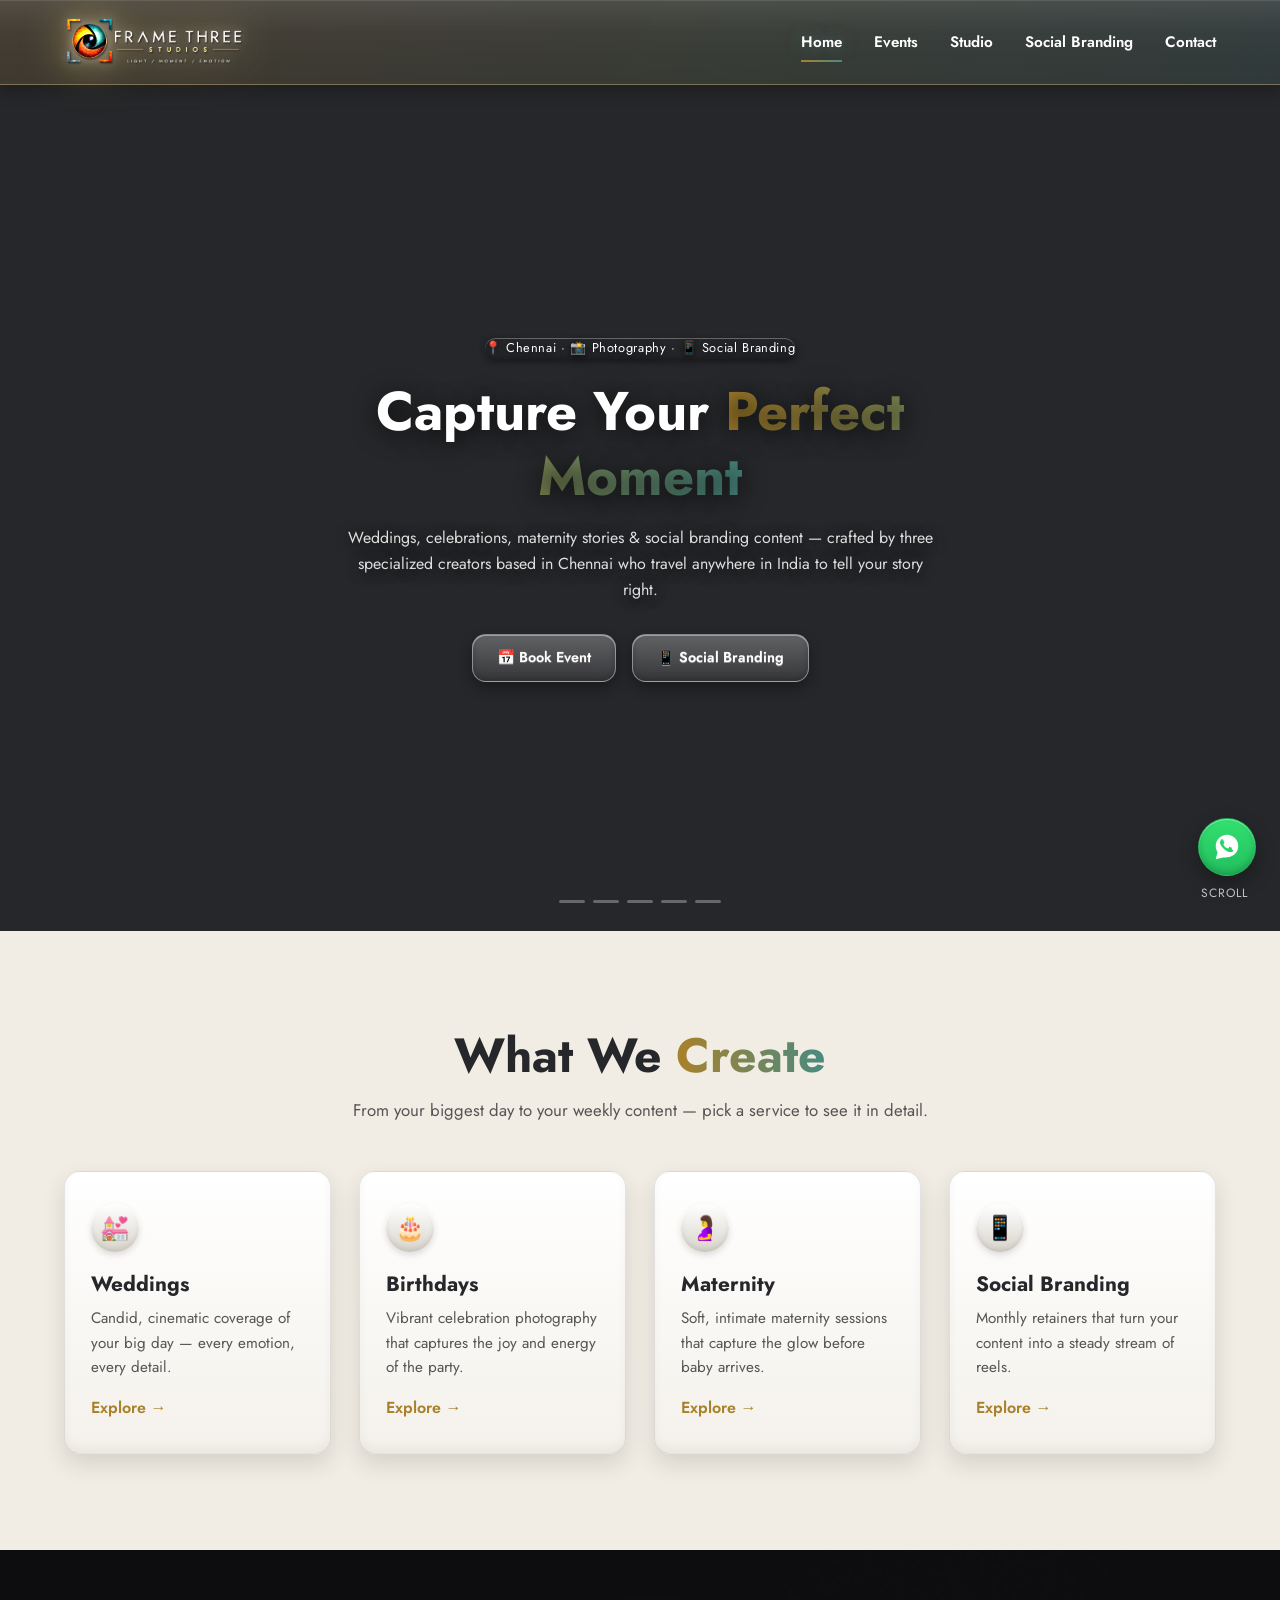
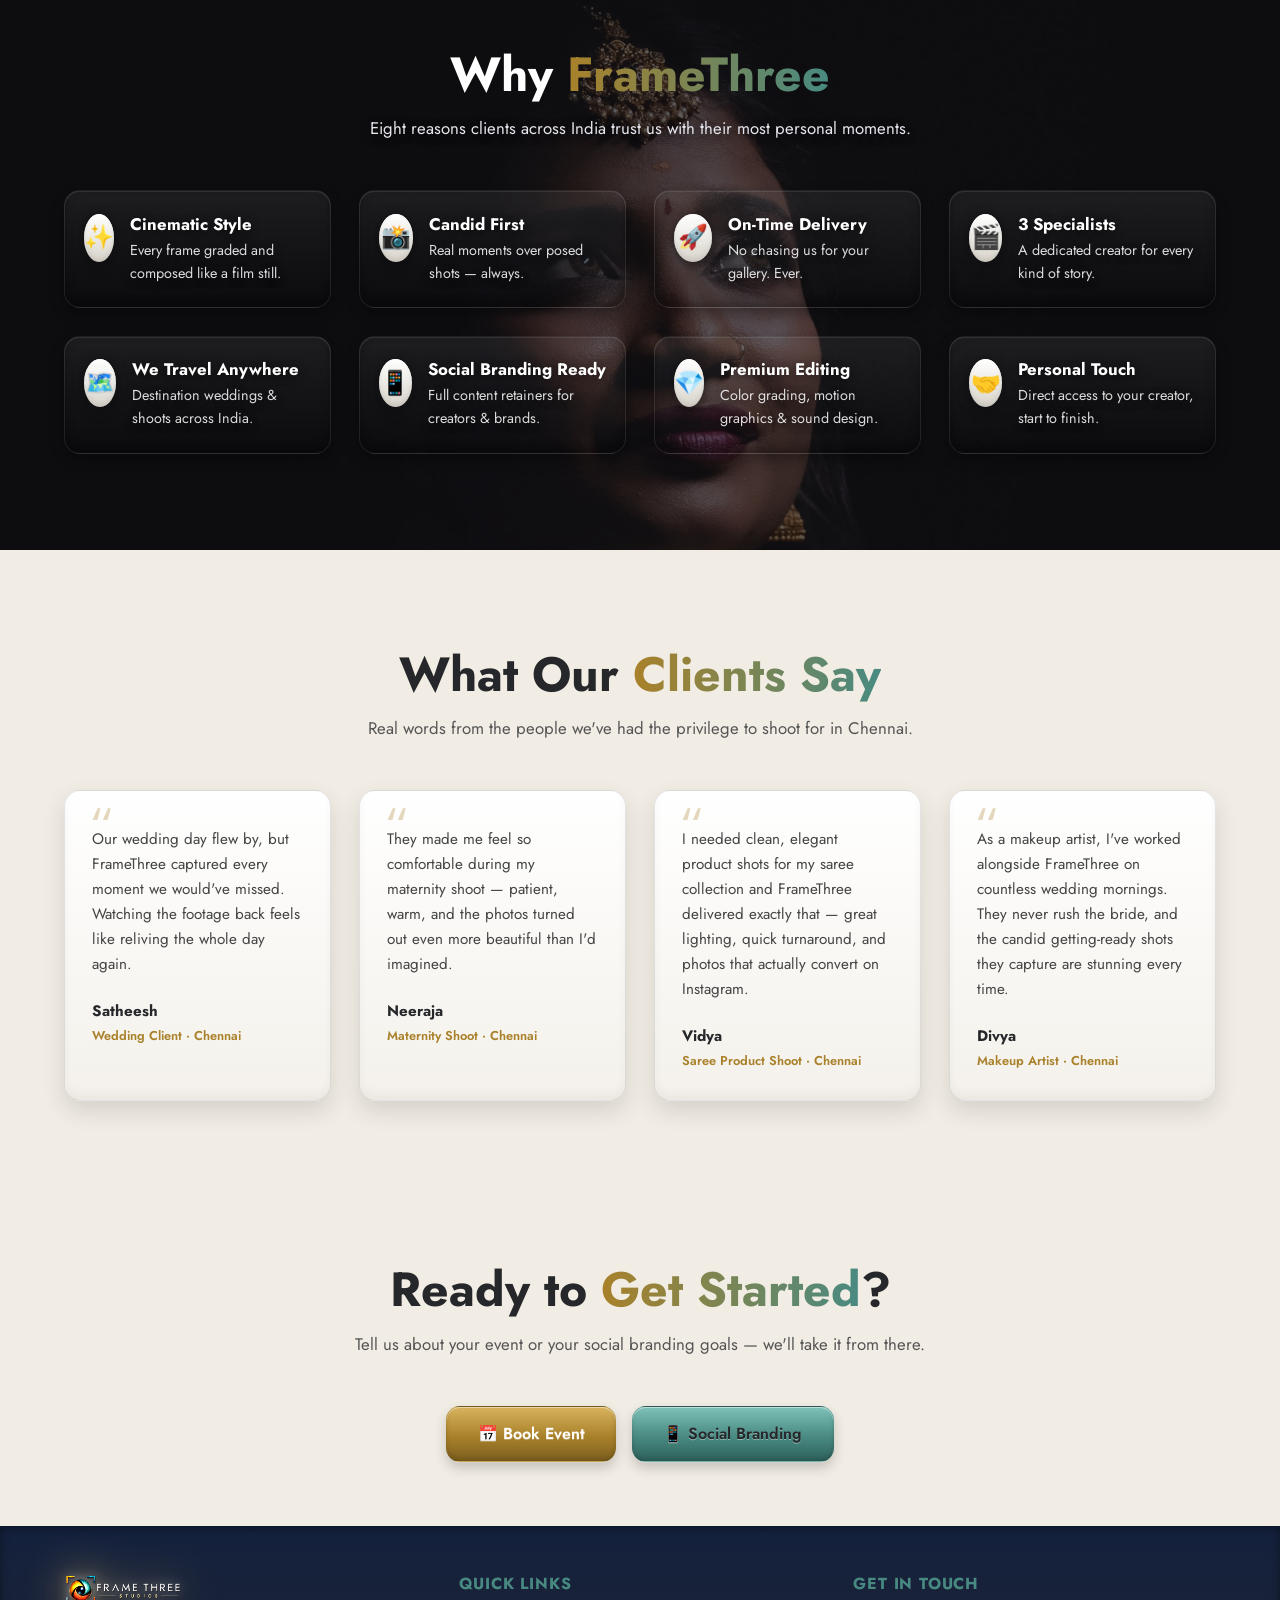
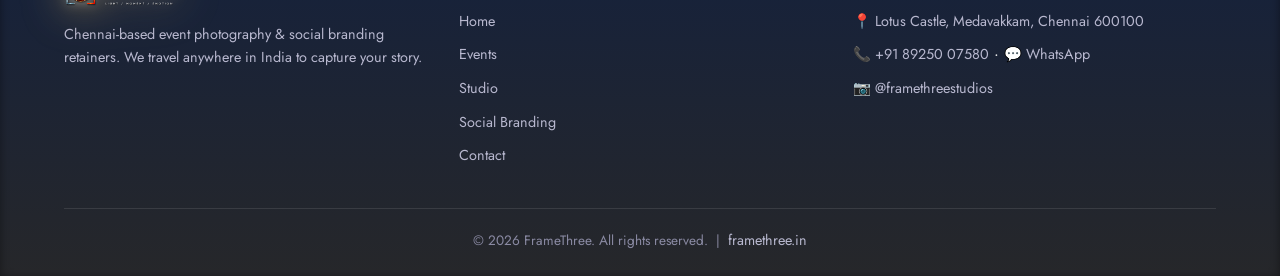
<file: index.html>
<!DOCTYPE html>
<html lang="en">
<head>
<meta charset="UTF-8">
<meta name="viewport" content="width=device-width, initial-scale=1.0">
<title>FrameThree | Wedding & Event Photography in Chennai</title>
<meta name="description" content="FrameThree — Chennai-based event photography, cinematic films & social branding retainers. We travel anywhere in India.">
<link rel="canonical" href="https://framethree.in/">
<link rel="icon" type="image/png" href="/assets/favicon.png">
<meta property="og:type" content="website">
<meta property="og:site_name" content="FrameThree">
<meta property="og:title" content="FrameThree | Wedding & Event Photography in Chennai">
<meta property="og:description" content="Chennai-based event photography, cinematic films & social branding retainers. We travel anywhere in India.">
<meta property="og:url" content="https://framethree.in/">
<meta property="og:image" content="https://framethree.in/photos/wedding3.jpg">
<meta name="twitter:card" content="summary_large_image">
<meta name="twitter:title" content="FrameThree | Wedding & Event Photography in Chennai">
<meta name="twitter:description" content="Chennai-based event photography, cinematic films & social branding retainers. We travel anywhere in India.">
<meta name="twitter:image" content="https://framethree.in/photos/wedding3.jpg">
<link rel="preload" as="image" href="/photos/cr1-mobile.jpg" media="(max-width: 768px)" fetchpriority="high">
<link rel="preload" as="image" href="/photos/cr1.jpg" media="(min-width: 769px)" fetchpriority="high">
<link rel="preconnect" href="https://fonts.googleapis.com">
<link rel="preconnect" href="https://fonts.gstatic.com" crossorigin>
<link rel="preload" as="style" href="https://fonts.googleapis.com/css2?family=Jost:wght@300;400;500;600;700;800&display=swap">
<link href="https://fonts.googleapis.com/css2?family=Jost:wght@300;400;500;600;700;800&display=swap" rel="stylesheet" media="print" onload="this.media='all'">
<noscript><link href="https://fonts.googleapis.com/css2?family=Jost:wght@300;400;500;600;700;800&display=swap" rel="stylesheet"></noscript>
<link rel="stylesheet" href="./css/style.css">
<script type="application/ld+json">
{
  "@context": "https://schema.org",
  "@type": "PhotographyBusiness",
  "name": "FrameThree",
  "image": "https://framethree.in/photos/wedding3.jpg",
  "url": "https://framethree.in/",
  "telephone": "+91-8925007580",
  "priceRange": "₹₹",
  "address": {
    "@type": "PostalAddress",
    "addressLocality": "Chennai",
    "addressRegion": "Tamil Nadu",
    "addressCountry": "IN"
  },
  "areaServed": "India",
  "sameAs": [
    "https://instagram.com/framethreestudios"
  ],
  "makesOffer": [
    { "@type": "Offer", "itemOffered": { "@type": "Service", "name": "Wedding Photography" } },
    { "@type": "Offer", "itemOffered": { "@type": "Service", "name": "Birthday & Celebration Photography" } },
    { "@type": "Offer", "itemOffered": { "@type": "Service", "name": "Maternity Photography" } },
    { "@type": "Offer", "itemOffered": { "@type": "Service", "name": "Social Branding Retainer" } }
  ]
}
</script>
</head>
<body>

<header class="navbar">
  <div class="container">
    <a href="./index.html" class="logo"><img src="./assets/frame-three-studios-logo.png" alt="FrameThree Studios" class="logo-img"></a>
    <nav class="nav-links" id="navLinks">
      <a href="./index.html" class="active">Home</a>
      <a href="./events.html">Events</a>
      <a href="./studio/">Studio</a>
      <a href="./social-branding.html">Social Branding</a>
      <a href="./contact.html">Contact</a>
    </nav>
    <button class="nav-toggle" id="navToggle" aria-label="Toggle menu"><span></span><span></span><span></span></button>
  </div>
</header>

<section class="hero hero-home">
  <div class="hero-slideshow">
    <div class="hero-slide"></div>
    <div class="hero-slide"></div>
    <div class="hero-slide"></div>
    <div class="hero-slide"></div>
    <div class="hero-slide"></div>
  </div>
  <div class="hero-overlay"></div>
  <div class="hero-content">
    <span class="hero-eyebrow">📍 Chennai · 📸 Photography · 📱 Social Branding</span>
    <h1 class="hero-title">Capture Your <span class="gradient-text">Perfect Moment</span></h1>
    <p class="hero-sub">Weddings, celebrations, maternity stories & social branding content — crafted by three specialized creators based in Chennai who travel anywhere in India to tell your story right.</p>
    <div class="cta-row">
      <a href="./events.html" class="btn btn-primary">📅 Book Event</a>
      <a href="./social-branding.html" class="btn btn-secondary">📱 Social Branding</a>
    </div>
  </div>
  <div class="hero-dots"><span></span><span></span><span></span><span></span><span></span></div>
  <div class="scroll-cue"><span></span>Scroll</div>
</section>

<section class="section">
  <div class="container">
    <h2 class="section-title">What We <span class="gradient-text">Create</span></h2>
    <p class="section-subtitle">From your biggest day to your weekly content — pick a service to see it in detail.</p>
    <div class="grid grid-4">
      <a href="./events.html" class="card fade-in">
        <div class="card-icon">💒</div>
        <h3>Weddings</h3>
        <p>Candid, cinematic coverage of your big day — every emotion, every detail.</p>
        <span class="card-link">Explore →</span>
      </a>
      <a href="./events.html" class="card fade-in">
        <div class="card-icon">🎂</div>
        <h3>Birthdays</h3>
        <p>Vibrant celebration photography that captures the joy and energy of the party.</p>
        <span class="card-link">Explore →</span>
      </a>
      <a href="./events.html" class="card fade-in">
        <div class="card-icon">🤰</div>
        <h3>Maternity</h3>
        <p>Soft, intimate maternity sessions that capture the glow before baby arrives.</p>
        <span class="card-link">Explore →</span>
      </a>
      <a href="./social-branding.html" class="card fade-in">
        <div class="card-icon">📱</div>
        <h3>Social Branding</h3>
        <p>Monthly retainers that turn your content into a steady stream of reels.</p>
        <span class="card-link">Explore →</span>
      </a>
    </div>
  </div>
</section>

<section class="section section-photo">
  <div class="container">
    <h2 class="section-title">Why <span class="gradient-text">FrameThree</span></h2>
    <p class="section-subtitle">Eight reasons clients across India trust us with their most personal moments.</p>
    <div class="grid grid-4">
      <div class="benefit benefit-plain fade-in"><span class="icon">✨</span><div><h4>Cinematic Style</h4><p>Every frame graded and composed like a film still.</p></div></div>
      <div class="benefit benefit-plain fade-in"><span class="icon">📸</span><div><h4>Candid First</h4><p>Real moments over posed shots — always.</p></div></div>
      <div class="benefit benefit-plain fade-in"><span class="icon">🚀</span><div><h4>On-Time Delivery</h4><p>No chasing us for your gallery. Ever.</p></div></div>
      <div class="benefit benefit-plain fade-in"><span class="icon">🎬</span><div><h4>3 Specialists</h4><p>A dedicated creator for every kind of story.</p></div></div>
      <div class="benefit benefit-plain fade-in"><span class="icon">🗺️</span><div><h4>We Travel Anywhere</h4><p>Destination weddings & shoots across India.</p></div></div>
      <div class="benefit benefit-plain fade-in"><span class="icon">📱</span><div><h4>Social Branding Ready</h4><p>Full content retainers for creators & brands.</p></div></div>
      <div class="benefit benefit-plain fade-in"><span class="icon">💎</span><div><h4>Premium Editing</h4><p>Color grading, motion graphics & sound design.</p></div></div>
      <div class="benefit benefit-plain fade-in"><span class="icon">🤝</span><div><h4>Personal Touch</h4><p>Direct access to your creator, start to finish.</p></div></div>
    </div>
  </div>
</section>

<section class="section">
  <div class="container">
    <h2 class="section-title">What Our <span class="gradient-text">Clients Say</span></h2>
    <p class="section-subtitle">Real words from the people we've had the privilege to shoot for in Chennai.</p>
    <div class="grid grid-4">
      <div class="testimonial fade-in">
        <p class="testimonial-quote">Our wedding day flew by, but FrameThree captured every moment we would've missed. Watching the footage back feels like reliving the whole day again.</p>
        <div class="testimonial-author">
          <span class="testimonial-name">Satheesh</span>
          <span class="testimonial-role">Wedding Client · Chennai</span>
        </div>
      </div>
      <div class="testimonial fade-in">
        <p class="testimonial-quote">They made me feel so comfortable during my maternity shoot — patient, warm, and the photos turned out even more beautiful than I'd imagined.</p>
        <div class="testimonial-author">
          <span class="testimonial-name">Neeraja</span>
          <span class="testimonial-role">Maternity Shoot · Chennai</span>
        </div>
      </div>
      <div class="testimonial fade-in">
        <p class="testimonial-quote">I needed clean, elegant product shots for my saree collection and FrameThree delivered exactly that — great lighting, quick turnaround, and photos that actually convert on Instagram.</p>
        <div class="testimonial-author">
          <span class="testimonial-name">Vidya</span>
          <span class="testimonial-role">Saree Product Shoot · Chennai</span>
        </div>
      </div>
      <div class="testimonial fade-in">
        <p class="testimonial-quote">As a makeup artist, I've worked alongside FrameThree on countless wedding mornings. They never rush the bride, and the candid getting-ready shots they capture are stunning every time.</p>
        <div class="testimonial-author">
          <span class="testimonial-name">Divya</span>
          <span class="testimonial-role">Makeup Artist · Chennai</span>
        </div>
      </div>
    </div>
  </div>
</section>

<section class="section-tight">
  <div class="container" style="text-align:center;">
    <h2 class="section-title">Ready to <span class="gradient-text">Get Started</span>?</h2>
    <p class="section-subtitle">Tell us about your event or your social branding goals — we'll take it from there.</p>
    <div class="cta-row">
      <a href="./events.html" class="btn btn-primary">📅 Book Event</a>
      <a href="./social-branding.html" class="btn btn-secondary">📱 Social Branding</a>
    </div>
  </div>
</section>

<footer class="footer">
  <div class="container">
    <div class="footer-grid">
      <div>
        <div class="footer-logo"><img src="./assets/frame-three-studios-logo.png" alt="FrameThree Studios" class="logo-img logo-img-sm"></div>
        <p>Chennai-based event photography & social branding retainers. We travel anywhere in India to capture your story.</p>
      </div>
      <div>
        <h4>Quick Links</h4>
        <ul>
          <li><a href="./index.html">Home</a></li>
          <li><a href="./events.html">Events</a></li>
          <li><a href="./studio/">Studio</a></li>
          <li><a href="./social-branding.html">Social Branding</a></li>
          <li><a href="./contact.html">Contact</a></li>
        </ul>
      </div>
      <div>
        <h4>Get In Touch</h4>
        <ul>
          <li><a href="https://www.google.com/maps/place/Frame+Three+Studios/@12.909007,80.1951755,17z" target="_blank" rel="noopener">📍 Lotus Castle, Medavakkam, Chennai 600100</a></li>
          <li><a href="tel:+918925007580">📞 +91 89250 07580</a> · <a href="https://wa.me/918925007580" target="_blank" rel="noopener">💬 WhatsApp</a></li>
          <li><a href="https://instagram.com/framethreestudios" target="_blank" rel="noopener">📷 @framethreestudios</a></li>
        </ul>
      </div>
    </div>
    <div class="footer-bottom">
      &copy; 2026 FrameThree. All rights reserved. &nbsp;|&nbsp; <a href="https://framethree.in/" target="_blank" rel="noopener">framethree.in</a>
    </div>
  </div>
</footer>

<a href="https://wa.me/918925007580?text=Hi%20FrameThree!%20I%27d%20like%20to%20know%20more%20about%20your%20photography%20%26%20social%20branding%20services." target="_blank" rel="noopener" class="whatsapp-fab" aria-label="Chat with us on WhatsApp">
  <svg viewBox="0 0 32 32" xmlns="http://www.w3.org/2000/svg"><path d="M16.004 3C9.377 3 4 8.373 4 15c0 2.386.703 4.606 1.912 6.47L4 29l7.72-1.876A11.94 11.94 0 0 0 16.004 27C22.63 27 28 21.627 28 15S22.63 3 16.004 3Zm6.982 16.646c-.298.836-1.476 1.554-2.435 1.76-.647.14-1.494.25-4.34-.933-3.64-1.508-5.99-5.19-6.174-5.432-.177-.243-1.478-1.967-1.478-3.753 0-1.786.94-2.664 1.273-3.03.298-.325.65-.406.867-.406.217 0 .434.002.624.012.2.01.469-.076.734.56.298.717.947 2.503 1.03 2.685.083.182.14.396.028.64-.11.242-.166.395-.325.607-.16.213-.34.475-.485.638-.16.182-.328.379-.14.702.19.323.842 1.39 1.807 2.253 1.242 1.11 2.288 1.454 2.61 1.618.323.166.51.14.7-.083.19-.223.808-.943.984-1.5.176-.556.352-.463.596-.278.243.185 1.545.727 1.81.86.264.13.44.196.503.305.063.11.063.638-.235 1.475Z"/></svg>
</a>

<script src="./js/shared.js" defer></script>
</body>
</html>
</file>
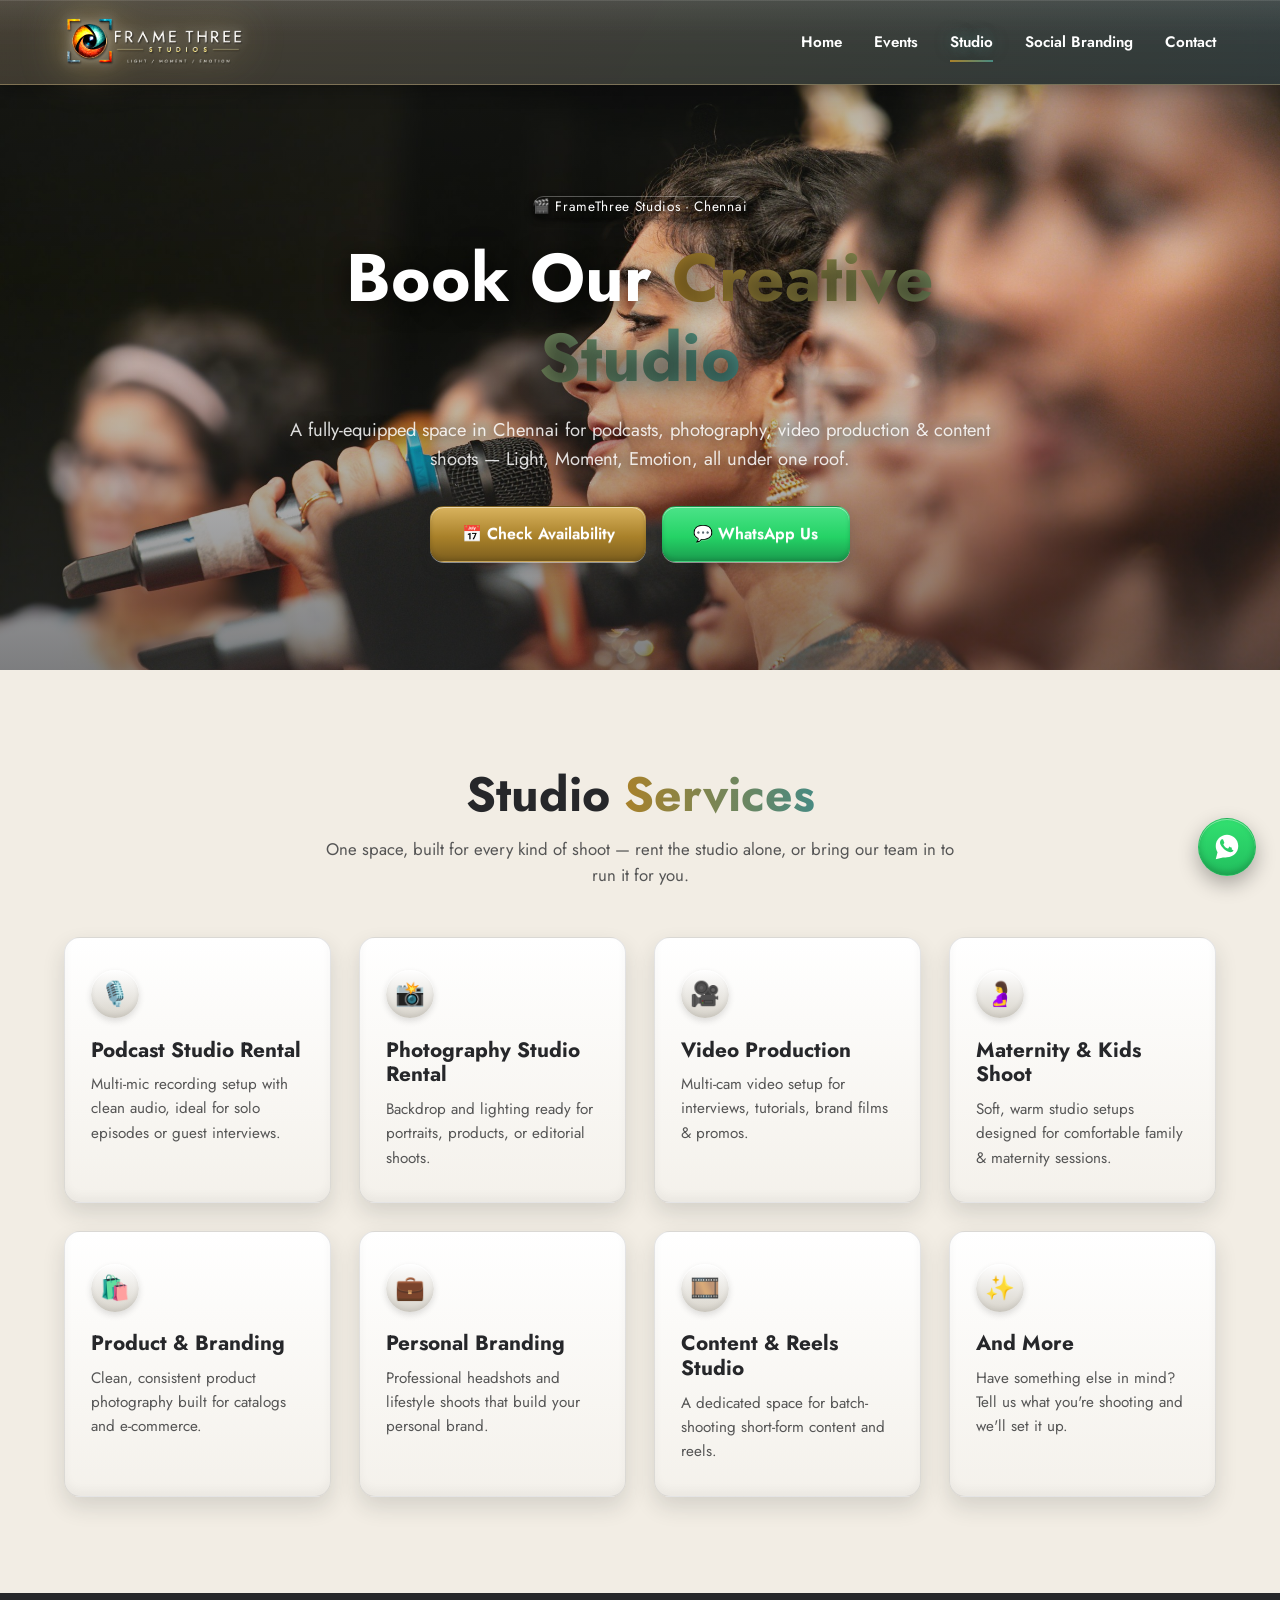
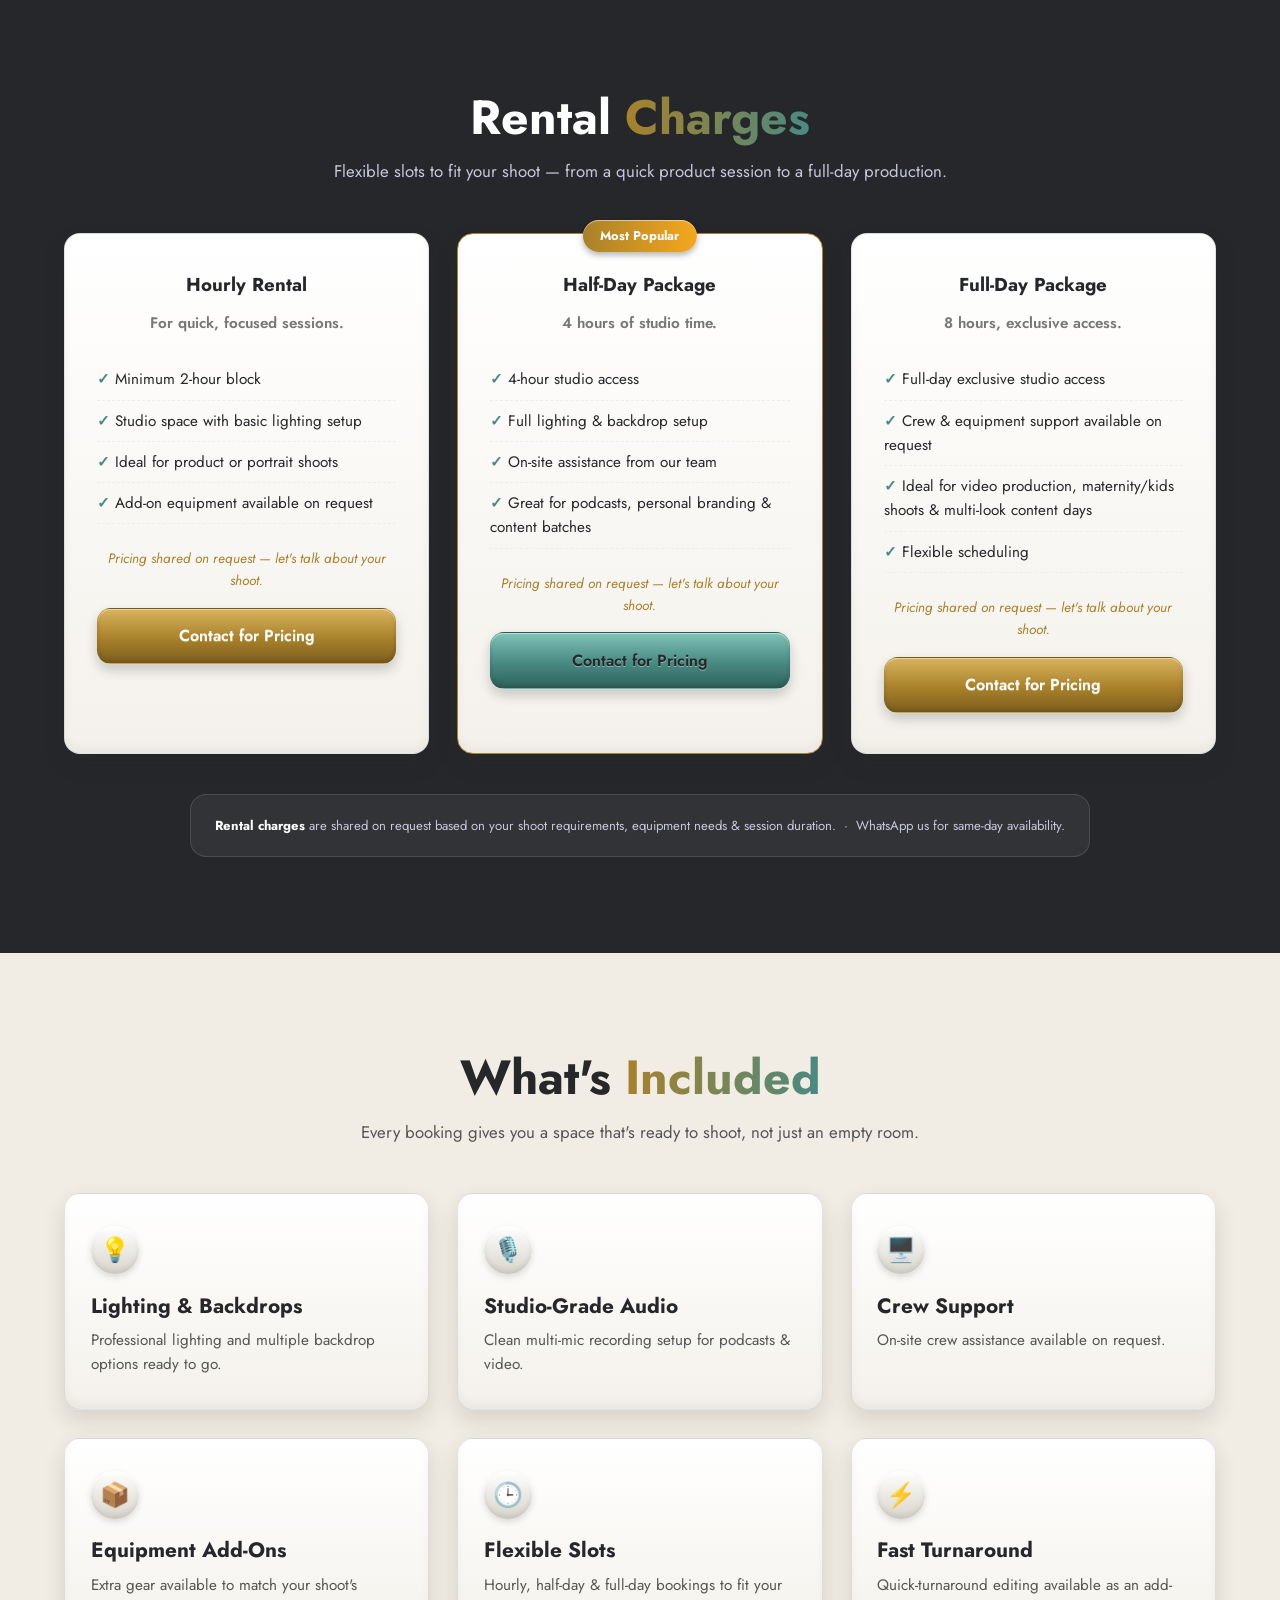
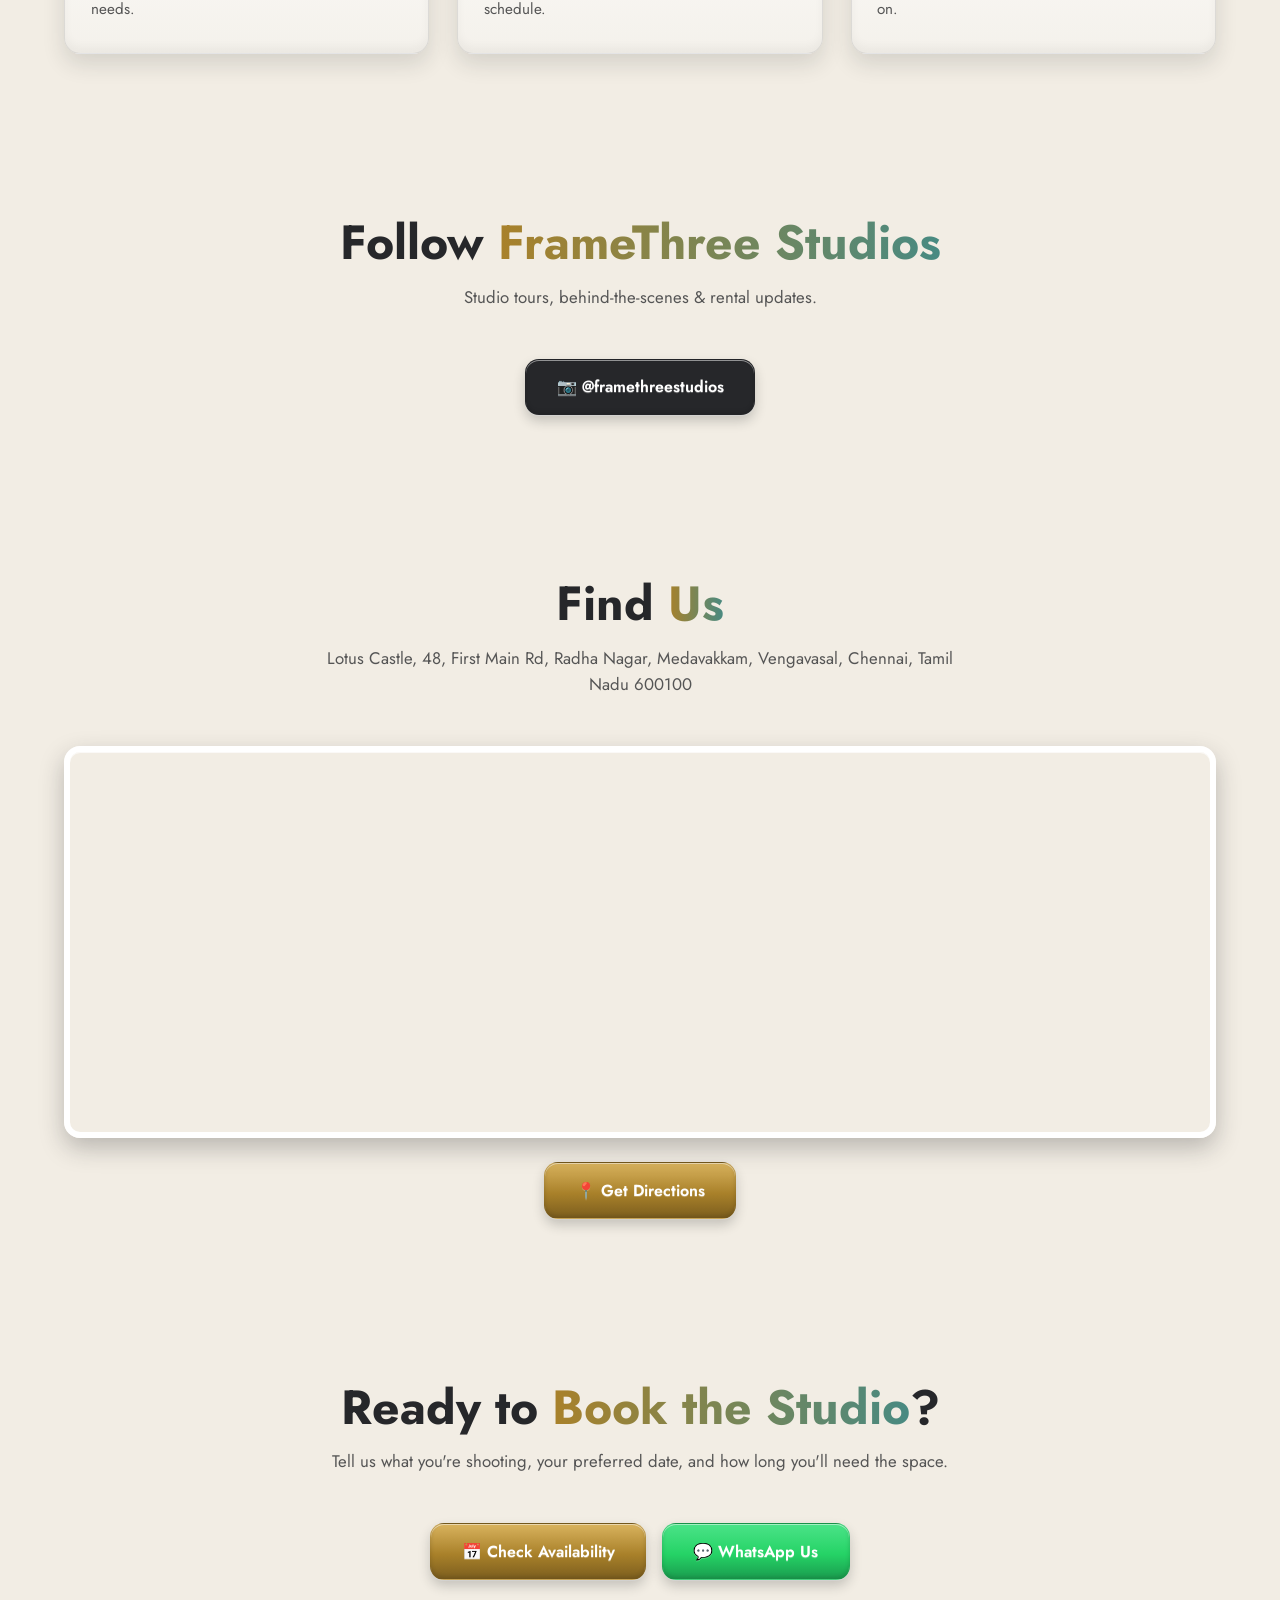
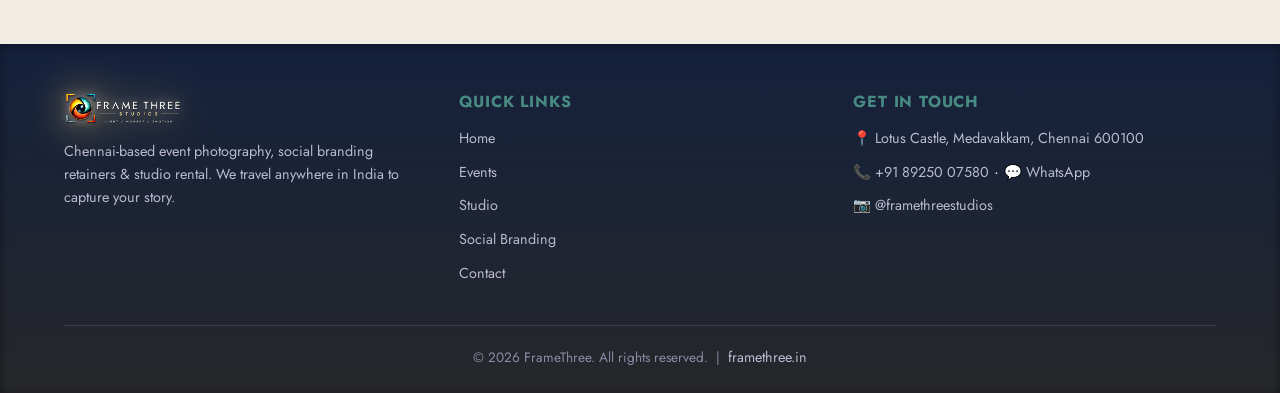
<file: studio/index.html>
<!DOCTYPE html>
<html lang="en">
<head>
<meta charset="UTF-8">
<meta name="viewport" content="width=device-width, initial-scale=1.0">
<title>Studio Rental in Chennai | FrameThree Studios</title>
<meta name="description" content="Rent FrameThree Studios in Chennai for podcast recording, photography, video production, maternity & kids shoots, product and personal branding, and content & reels. Contact us for rental charges.">
<link rel="canonical" href="https://framethree.in/studio/">
<link rel="icon" type="image/png" href="/assets/favicon.png">
<meta property="og:type" content="website">
<meta property="og:site_name" content="FrameThree">
<meta property="og:title" content="Studio Rental in Chennai | FrameThree Studios">
<meta property="og:description" content="Rent FrameThree Studios in Chennai for podcast recording, photography, video production, maternity & kids shoots, product and personal branding, and content & reels.">
<meta property="og:url" content="https://framethree.in/studio/">
<meta property="og:image" content="https://framethree.in/assets/frame-three-studios-logo.png">
<meta name="twitter:card" content="summary_large_image">
<meta name="twitter:title" content="Studio Rental in Chennai | FrameThree Studios">
<meta name="twitter:description" content="Rent FrameThree Studios in Chennai for podcast recording, photography, video production, maternity & kids shoots, product and personal branding, and content & reels.">
<meta name="twitter:image" content="https://framethree.in/assets/frame-three-studios-logo.png">
<link rel="preconnect" href="https://fonts.googleapis.com">
<link rel="preconnect" href="https://fonts.gstatic.com" crossorigin>
<link rel="preload" as="style" href="https://fonts.googleapis.com/css2?family=Jost:wght@300;400;500;600;700;800&display=swap">
<link href="https://fonts.googleapis.com/css2?family=Jost:wght@300;400;500;600;700;800&display=swap" rel="stylesheet" media="print" onload="this.media='all'">
<noscript><link href="https://fonts.googleapis.com/css2?family=Jost:wght@300;400;500;600;700;800&display=swap" rel="stylesheet"></noscript>
<link rel="stylesheet" href="../css/style.css">
<script type="application/ld+json">
{
  "@context": "https://schema.org",
  "@type": "LocalBusiness",
  "name": "FrameThree Studios",
  "image": "https://framethree.in/assets/frame-three-studios-logo.png",
  "url": "https://framethree.in/studio/",
  "telephone": "+91-8925007580",
  "priceRange": "₹₹",
  "address": {
    "@type": "PostalAddress",
    "streetAddress": "Lotus Castle, 48, First Main Rd, Radha Nagar, Medavakkam, Vengavasal",
    "addressLocality": "Chennai",
    "addressRegion": "Tamil Nadu",
    "postalCode": "600100",
    "addressCountry": "IN"
  },
  "geo": {
    "@type": "GeoCoordinates",
    "latitude": 12.909007,
    "longitude": 80.1951755
  },
  "openingHoursSpecification": {
    "@type": "OpeningHoursSpecification",
    "dayOfWeek": ["Monday", "Tuesday", "Wednesday", "Thursday", "Friday", "Saturday", "Sunday"],
    "opens": "09:00",
    "closes": "20:00"
  },
  "areaServed": "Chennai",
  "sameAs": [
    "https://instagram.com/framethreestudios"
  ],
  "makesOffer": [
    { "@type": "Offer", "itemOffered": { "@type": "Service", "name": "Podcast Studio Rental" } },
    { "@type": "Offer", "itemOffered": { "@type": "Service", "name": "Photography Studio Rental" } },
    { "@type": "Offer", "itemOffered": { "@type": "Service", "name": "Video Production" } },
    { "@type": "Offer", "itemOffered": { "@type": "Service", "name": "Maternity & Kids Shoot" } },
    { "@type": "Offer", "itemOffered": { "@type": "Service", "name": "Product & Branding Shoot" } },
    { "@type": "Offer", "itemOffered": { "@type": "Service", "name": "Personal Branding Shoot" } },
    { "@type": "Offer", "itemOffered": { "@type": "Service", "name": "Content & Reels Studio" } }
  ]
}
</script>
</head>
<body>

<header class="navbar">
  <div class="container">
    <a href="../index.html" class="logo"><img src="../assets/frame-three-studios-logo.png" alt="FrameThree Studios" class="logo-img"></a>
    <nav class="nav-links" id="navLinks">
      <a href="../index.html">Home</a>
      <a href="../events.html">Events</a>
      <a href="./" class="active">Studio</a>
      <a href="../social-branding.html">Social Branding</a>
      <a href="../contact.html">Contact</a>
    </nav>
    <button class="nav-toggle" id="navToggle" aria-label="Toggle menu"><span></span><span></span><span></span></button>
  </div>
</header>

<section class="hero hero-photo" style="min-height:65vh; --hero-photo-url:url('/photos/cr4.jpg');">
  <div class="hero-content">
    <span class="hero-eyebrow">🎬 FrameThree Studios · Chennai</span>
    <h1 class="hero-title">Book Our <span class="gradient-text">Creative Studio</span></h1>
    <p class="hero-sub">A fully-equipped space in Chennai for podcasts, photography, video production & content shoots — Light, Moment, Emotion, all under one roof.</p>
    <div class="cta-row">
      <a href="../contact.html" class="btn btn-primary">📅 Check Availability</a>
      <a href="https://wa.me/918925007580?text=Hi%20FrameThree%20Studios!%20I%27d%20like%20to%20know%20the%20studio%20rental%20charges." target="_blank" rel="noopener" class="btn btn-whatsapp">💬 WhatsApp Us</a>
    </div>
  </div>
</section>

<section class="section">
  <div class="container">
    <h2 class="section-title">Studio <span class="gradient-text">Services</span></h2>
    <p class="section-subtitle">One space, built for every kind of shoot — rent the studio alone, or bring our team in to run it for you.</p>
    <div class="grid grid-4">
      <div class="card fade-in">
        <div class="card-icon">🎙️</div>
        <h3>Podcast Studio Rental</h3>
        <p>Multi-mic recording setup with clean audio, ideal for solo episodes or guest interviews.</p>
      </div>
      <div class="card fade-in">
        <div class="card-icon">📸</div>
        <h3>Photography Studio Rental</h3>
        <p>Backdrop and lighting ready for portraits, products, or editorial shoots.</p>
      </div>
      <div class="card fade-in">
        <div class="card-icon">🎥</div>
        <h3>Video Production</h3>
        <p>Multi-cam video setup for interviews, tutorials, brand films & promos.</p>
      </div>
      <div class="card fade-in">
        <div class="card-icon">🤰</div>
        <h3>Maternity & Kids Shoot</h3>
        <p>Soft, warm studio setups designed for comfortable family & maternity sessions.</p>
      </div>
      <div class="card fade-in">
        <div class="card-icon">🛍️</div>
        <h3>Product & Branding</h3>
        <p>Clean, consistent product photography built for catalogs and e-commerce.</p>
      </div>
      <div class="card fade-in">
        <div class="card-icon">💼</div>
        <h3>Personal Branding</h3>
        <p>Professional headshots and lifestyle shoots that build your personal brand.</p>
      </div>
      <div class="card fade-in">
        <div class="card-icon">🎞️</div>
        <h3>Content & Reels Studio</h3>
        <p>A dedicated space for batch-shooting short-form content and reels.</p>
      </div>
      <div class="card fade-in">
        <div class="card-icon">✨</div>
        <h3>And More</h3>
        <p>Have something else in mind? Tell us what you're shooting and we'll set it up.</p>
      </div>
    </div>
  </div>
</section>

<section class="section section-dark">
  <div class="container">
    <h2 class="section-title">Rental <span class="gradient-text">Charges</span></h2>
    <p class="section-subtitle">Flexible slots to fit your shoot — from a quick product session to a full-day production.</p>
    <div class="grid grid-3">
      <div class="pricing-card fade-in">
        <h3>Hourly Rental</h3>
        <p class="pricing-tagline">For quick, focused sessions.</p>
        <ul class="pricing-features">
          <li>Minimum 2-hour block</li>
          <li>Studio space with basic lighting setup</li>
          <li>Ideal for product or portrait shoots</li>
          <li>Add-on equipment available on request</li>
        </ul>
        <p class="pricing-contact-note">Pricing shared on request — let's talk about your shoot.</p>
        <a href="../contact.html" class="btn btn-primary" style="width:100%; justify-content:center;">Contact for Pricing</a>
      </div>
      <div class="pricing-card popular fade-in">
        <span class="badge-popular">Most Popular</span>
        <h3>Half-Day Package</h3>
        <p class="pricing-tagline">4 hours of studio time.</p>
        <ul class="pricing-features">
          <li>4-hour studio access</li>
          <li>Full lighting & backdrop setup</li>
          <li>On-site assistance from our team</li>
          <li>Great for podcasts, personal branding & content batches</li>
        </ul>
        <p class="pricing-contact-note">Pricing shared on request — let's talk about your shoot.</p>
        <a href="../contact.html" class="btn btn-secondary" style="width:100%; justify-content:center;">Contact for Pricing</a>
      </div>
      <div class="pricing-card fade-in">
        <h3>Full-Day Package</h3>
        <p class="pricing-tagline">8 hours, exclusive access.</p>
        <ul class="pricing-features">
          <li>Full-day exclusive studio access</li>
          <li>Crew & equipment support available on request</li>
          <li>Ideal for video production, maternity/kids shoots & multi-look content days</li>
          <li>Flexible scheduling</li>
        </ul>
        <p class="pricing-contact-note">Pricing shared on request — let's talk about your shoot.</p>
        <a href="../contact.html" class="btn btn-primary" style="width:100%; justify-content:center;">Contact for Pricing</a>
      </div>
    </div>
    <p class="pricing-footnote">
      <strong>Rental charges</strong> are shared on request based on your shoot requirements, equipment needs & session duration. &nbsp;·&nbsp;
      WhatsApp us for same-day availability.
    </p>
  </div>
</section>

<section class="section">
  <div class="container">
    <h2 class="section-title">What's <span class="gradient-text">Included</span></h2>
    <p class="section-subtitle">Every booking gives you a space that's ready to shoot, not just an empty room.</p>
    <div class="grid grid-6">
      <div class="card fade-in"><div class="card-icon">💡</div><h3>Lighting & Backdrops</h3><p>Professional lighting and multiple backdrop options ready to go.</p></div>
      <div class="card fade-in"><div class="card-icon">🎙️</div><h3>Studio-Grade Audio</h3><p>Clean multi-mic recording setup for podcasts & video.</p></div>
      <div class="card fade-in"><div class="card-icon">🖥️</div><h3>Crew Support</h3><p>On-site crew assistance available on request.</p></div>
      <div class="card fade-in"><div class="card-icon">📦</div><h3>Equipment Add-Ons</h3><p>Extra gear available to match your shoot's needs.</p></div>
      <div class="card fade-in"><div class="card-icon">🕒</div><h3>Flexible Slots</h3><p>Hourly, half-day & full-day bookings to fit your schedule.</p></div>
      <div class="card fade-in"><div class="card-icon">⚡</div><h3>Fast Turnaround</h3><p>Quick-turnaround editing available as an add-on.</p></div>
    </div>
  </div>
</section>

<section class="section-tight">
  <div class="container" style="text-align:center;">
    <h2 class="section-title">Follow <span class="gradient-text">FrameThree Studios</span></h2>
    <p class="section-subtitle">Studio tours, behind-the-scenes & rental updates.</p>
    <div class="cta-row">
      <a href="https://instagram.com/framethreestudios" target="_blank" rel="noopener" class="btn btn-outline" style="background:var(--dark); color:#fff;">📷 @framethreestudios</a>
    </div>
  </div>
</section>

<section class="section">
  <div class="container">
    <h2 class="section-title">Find <span class="gradient-text">Us</span></h2>
    <p class="section-subtitle">Lotus Castle, 48, First Main Rd, Radha Nagar, Medavakkam, Vengavasal, Chennai, Tamil Nadu 600100</p>
    <div class="map-embed fade-in">
      <iframe
        src="https://www.google.com/maps?q=Frame+Three+Studios,+Lotus+Castle,+48+First+Main+Rd,+Radha+Nagar,+Medavakkam,+Vengavasal,+Chennai,+Tamil+Nadu+600100&output=embed"
        width="100%" height="380" style="border:0;" allowfullscreen="" loading="lazy" referrerpolicy="no-referrer-when-downgrade"
        title="FrameThree Studios location map"></iframe>
    </div>
    <div class="cta-row" style="margin-top:1.5rem;">
      <a href="https://www.google.com/maps/place/Frame+Three+Studios/@12.909007,80.1951755,17z" target="_blank" rel="noopener" class="btn btn-primary">📍 Get Directions</a>
    </div>
  </div>
</section>

<section class="section-tight">
  <div class="container" style="text-align:center;">
    <h2 class="section-title">Ready to <span class="gradient-text">Book the Studio</span>?</h2>
    <p class="section-subtitle">Tell us what you're shooting, your preferred date, and how long you'll need the space.</p>
    <div class="cta-row">
      <a href="../contact.html" class="btn btn-primary">📅 Check Availability</a>
      <a href="https://wa.me/918925007580?text=Hi%20FrameThree%20Studios!%20I%27d%20like%20to%20know%20the%20studio%20rental%20charges." target="_blank" rel="noopener" class="btn btn-whatsapp">💬 WhatsApp Us</a>
    </div>
  </div>
</section>

<footer class="footer">
  <div class="container">
    <div class="footer-grid">
      <div>
        <div class="footer-logo"><img src="../assets/frame-three-studios-logo.png" alt="FrameThree Studios" class="logo-img logo-img-sm"></div>
        <p>Chennai-based event photography, social branding retainers & studio rental. We travel anywhere in India to capture your story.</p>
      </div>
      <div>
        <h4>Quick Links</h4>
        <ul>
          <li><a href="../index.html">Home</a></li>
          <li><a href="../events.html">Events</a></li>
          <li><a href="./">Studio</a></li>
          <li><a href="../social-branding.html">Social Branding</a></li>
          <li><a href="../contact.html">Contact</a></li>
        </ul>
      </div>
      <div>
        <h4>Get In Touch</h4>
        <ul>
          <li><a href="https://www.google.com/maps/place/Frame+Three+Studios/@12.909007,80.1951755,17z" target="_blank" rel="noopener">📍 Lotus Castle, Medavakkam, Chennai 600100</a></li>
          <li><a href="tel:+918925007580">📞 +91 89250 07580</a> · <a href="https://wa.me/918925007580" target="_blank" rel="noopener">💬 WhatsApp</a></li>
          <li><a href="https://instagram.com/framethreestudios" target="_blank" rel="noopener">📷 @framethreestudios</a></li>
        </ul>
      </div>
    </div>
    <div class="footer-bottom">
      &copy; 2026 FrameThree. All rights reserved. &nbsp;|&nbsp; <a href="https://framethree.in/" target="_blank" rel="noopener">framethree.in</a>
    </div>
  </div>
</footer>

<a href="https://wa.me/918925007580?text=Hi%20FrameThree%20Studios!%20I%27d%20like%20to%20know%20the%20studio%20rental%20charges." target="_blank" rel="noopener" class="whatsapp-fab" aria-label="Chat with us on WhatsApp">
  <svg viewBox="0 0 32 32" xmlns="http://www.w3.org/2000/svg"><path d="M16.004 3C9.377 3 4 8.373 4 15c0 2.386.703 4.606 1.912 6.47L4 29l7.72-1.876A11.94 11.94 0 0 0 16.004 27C22.63 27 28 21.627 28 15S22.63 3 16.004 3Zm6.982 16.646c-.298.836-1.476 1.554-2.435 1.76-.647.14-1.494.25-4.34-.933-3.64-1.508-5.99-5.19-6.174-5.432-.177-.243-1.478-1.967-1.478-3.753 0-1.786.94-2.664 1.273-3.03.298-.325.65-.406.867-.406.217 0 .434.002.624.012.2.01.469-.076.734.56.298.717.947 2.503 1.03 2.685.083.182.14.396.028.64-.11.242-.166.395-.325.607-.16.213-.34.475-.485.638-.16.182-.328.379-.14.702.19.323.842 1.39 1.807 2.253 1.242 1.11 2.288 1.454 2.61 1.618.323.166.51.14.7-.083.19-.223.808-.943.984-1.5.176-.556.352-.463.596-.278.243.185 1.545.727 1.81.86.264.13.44.196.503.305.063.11.063.638-.235 1.475Z"/></svg>
</a>

<script src="../js/shared.js" defer></script>
</body>
</html>
</file>
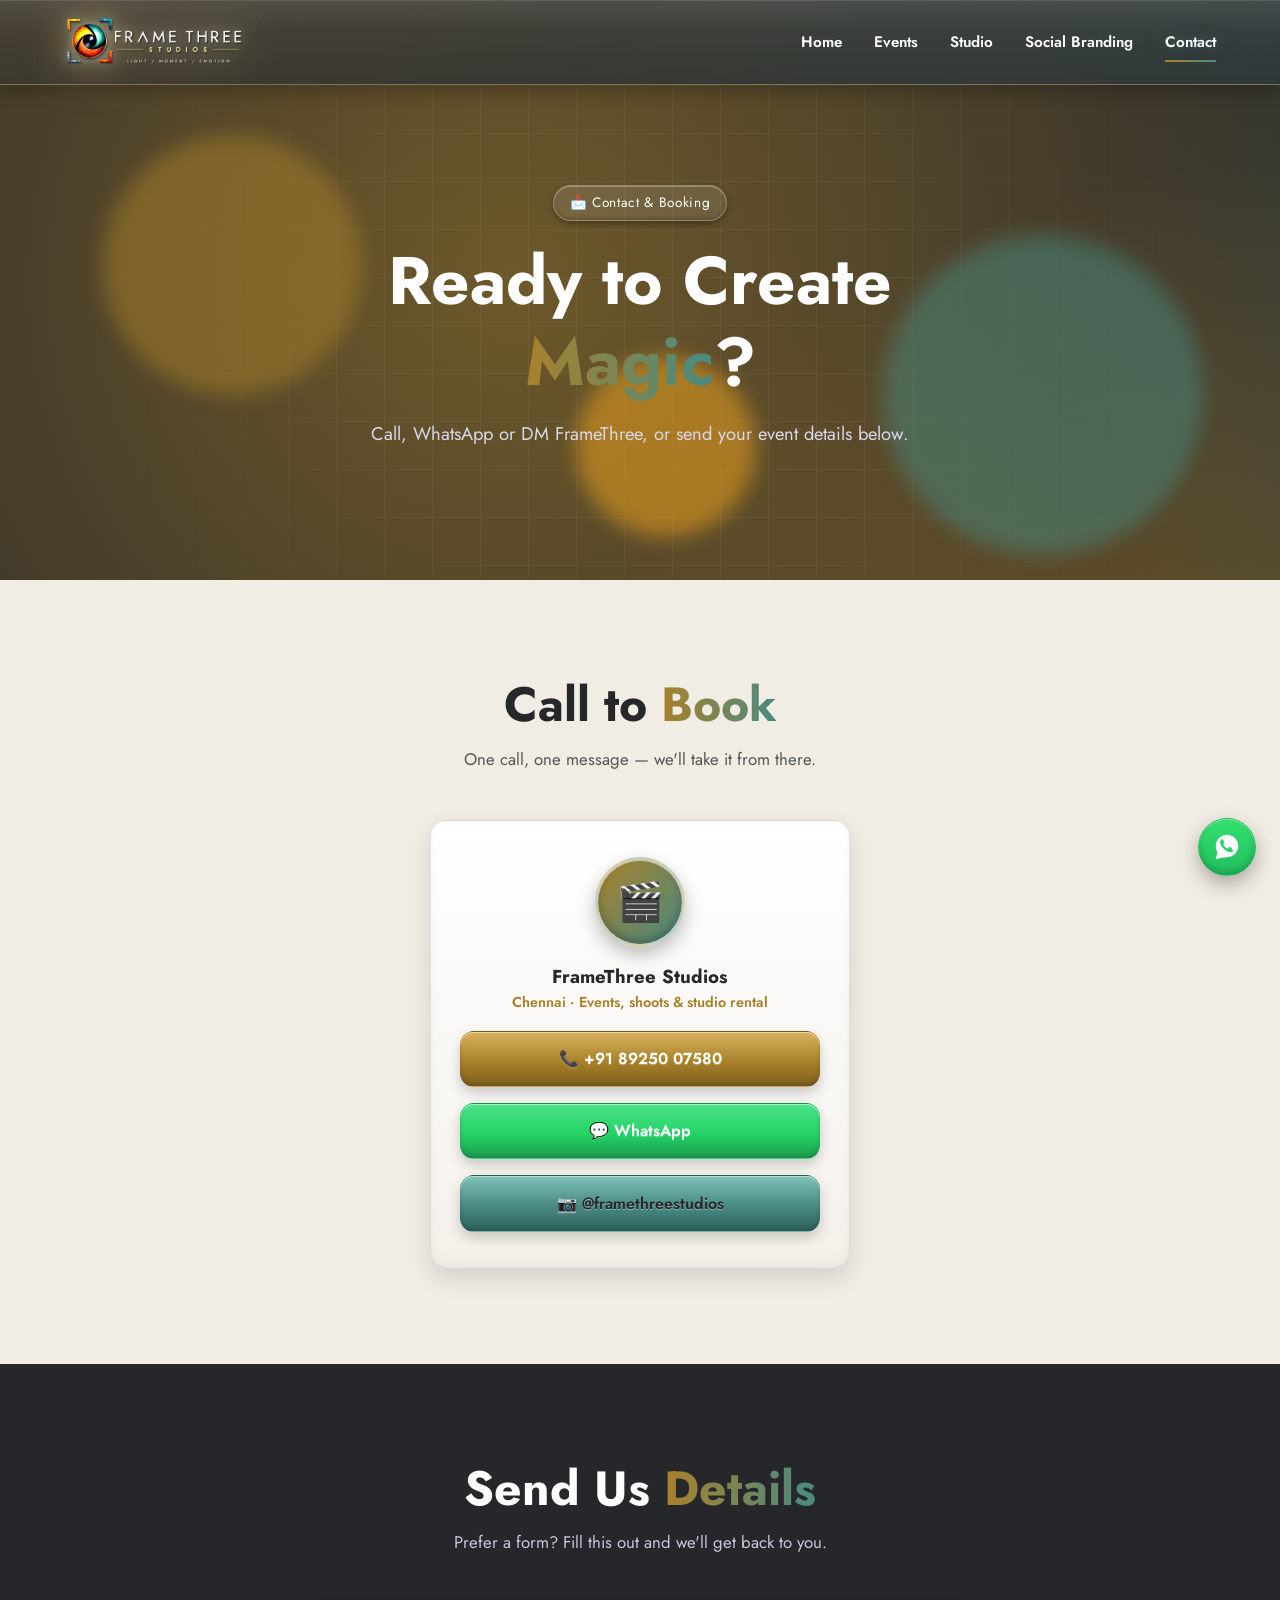
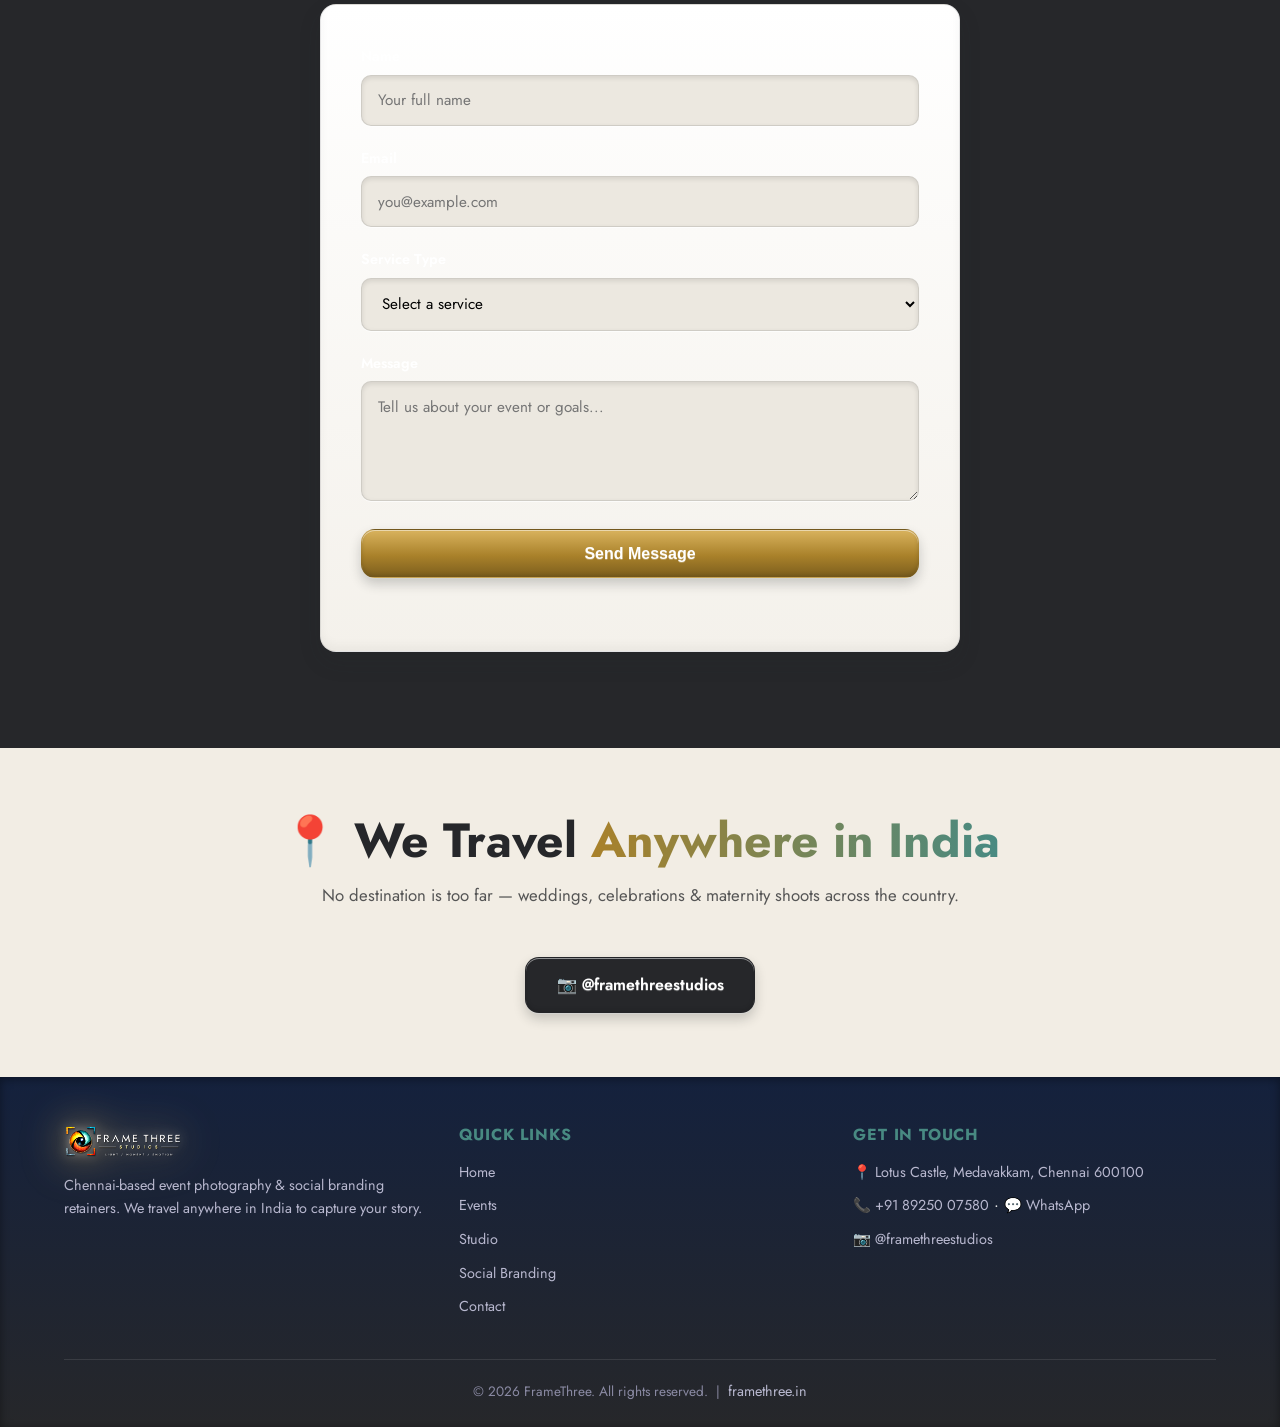
<file: contact.html>
<!DOCTYPE html>
<html lang="en">
<head>
<meta charset="UTF-8">
<meta name="viewport" content="width=device-width, initial-scale=1.0">
<title>Contact & Booking | FrameThree, Chennai</title>
<meta name="description" content="Book FrameThree, based in Chennai, for your event or social branding retainer — call, WhatsApp, or send us your details directly.">
<link rel="canonical" href="https://framethree.in/contact.html">
<link rel="icon" type="image/png" href="/assets/favicon.png">
<meta property="og:type" content="website">
<meta property="og:site_name" content="FrameThree">
<meta property="og:title" content="Contact & Booking | FrameThree">
<meta property="og:description" content="Book FrameThree, based in Chennai, for your event or social branding retainer — call, WhatsApp, or send us your details directly.">
<meta property="og:url" content="https://framethree.in/contact.html">
<meta property="og:image" content="https://framethree.in/photos/wedding3.jpg">
<meta name="twitter:card" content="summary_large_image">
<meta name="twitter:title" content="Contact & Booking | FrameThree">
<meta name="twitter:description" content="Book FrameThree, based in Chennai, for your event or social branding retainer — call, WhatsApp, or send us your details directly.">
<meta name="twitter:image" content="https://framethree.in/photos/wedding3.jpg">
<link rel="preconnect" href="https://fonts.googleapis.com">
<link rel="preconnect" href="https://fonts.gstatic.com" crossorigin>
<link rel="preload" as="style" href="https://fonts.googleapis.com/css2?family=Jost:wght@300;400;500;600;700;800&display=swap">
<link href="https://fonts.googleapis.com/css2?family=Jost:wght@300;400;500;600;700;800&display=swap" rel="stylesheet" media="print" onload="this.media='all'">
<noscript><link href="https://fonts.googleapis.com/css2?family=Jost:wght@300;400;500;600;700;800&display=swap" rel="stylesheet"></noscript>
<link rel="stylesheet" href="./css/style.css">
</head>
<body>

<header class="navbar">
  <div class="container">
    <a href="./index.html" class="logo"><img src="./assets/frame-three-studios-logo.png" alt="FrameThree Studios" class="logo-img"></a>
    <nav class="nav-links" id="navLinks">
      <a href="./index.html">Home</a>
      <a href="./events.html">Events</a>
      <a href="./studio/">Studio</a>
      <a href="./social-branding.html">Social Branding</a>
      <a href="./contact.html" class="active">Contact</a>
    </nav>
    <button class="nav-toggle" id="navToggle" aria-label="Toggle menu"><span></span><span></span><span></span></button>
  </div>
</header>

<section class="hero" style="min-height:55vh;">
  <div class="hero-bg"></div>
  <div class="hero-grid"></div>
  <span class="blob blob-1"></span>
  <span class="blob blob-2"></span>
  <span class="blob blob-3"></span>
  <div class="hero-content">
    <span class="hero-eyebrow">📩 Contact & Booking</span>
    <h1 class="hero-title">Ready to Create <span class="gradient-text">Magic</span>?</h1>
    <p class="hero-sub">Call, WhatsApp or DM FrameThree, or send your event details below.</p>
  </div>
</section>

<section class="section">
  <div class="container">
    <h2 class="section-title">Call to <span class="gradient-text">Book</span></h2>
    <p class="section-subtitle">One call, one message — we'll take it from there.</p>
    <div style="max-width:420px; margin:0 auto;">
      <div class="contact-card fade-in">
        <div class="avatar">🎬</div>
        <h3>FrameThree Studios</h3>
        <div class="role">Chennai · Events, shoots & studio rental</div>
        <div class="cta-row">
          <a href="tel:+918925007580" class="btn btn-primary">📞 +91 89250 07580</a>
          <a href="https://wa.me/918925007580" target="_blank" rel="noopener" class="btn btn-whatsapp">💬 WhatsApp</a>
          <a href="https://instagram.com/framethreestudios" target="_blank" rel="noopener" class="btn btn-secondary">📷 @framethreestudios</a>
        </div>
      </div>
    </div>
  </div>
</section>

<section class="section section-dark">
  <div class="container">
    <h2 class="section-title">Send Us <span class="gradient-text">Details</span></h2>
    <p class="section-subtitle">Prefer a form? Fill this out and we'll get back to you.</p>
    <form class="contact-form fade-in" id="contactForm" name="contact" method="POST" data-netlify="true" netlify-honeypot="bot-field">
      <input type="hidden" name="form-name" value="contact">
      <p class="hp-field"><label>Don't fill this out if you're human: <input name="bot-field"></label></p>
      <div class="form-group">
        <label for="name">Name</label>
        <input type="text" id="name" name="name" placeholder="Your full name" required>
      </div>
      <div class="form-group">
        <label for="email">Email</label>
        <input type="email" id="email" name="email" placeholder="you@example.com" required>
      </div>
      <div class="form-group">
        <label for="service">Service Type</label>
        <select id="service" name="service" required>
          <option value="" disabled selected>Select a service</option>
          <option value="wedding">Wedding Photography</option>
          <option value="birthday">Birthday & Celebration</option>
          <option value="maternity">Maternity Session</option>
          <option value="social-branding">Social Branding Retainer</option>
          <option value="other">Other</option>
        </select>
      </div>
      <div class="form-group">
        <label for="message">Message</label>
        <textarea id="message" name="message" placeholder="Tell us about your event or goals..." required></textarea>
      </div>
      <button type="submit" class="btn btn-primary" id="contactSubmit" style="width:100%; justify-content:center;">Send Message</button>
      <p class="form-status" id="formStatus" role="status" aria-live="polite"></p>
    </form>
  </div>
</section>

<section class="section-tight">
  <div class="container" style="text-align:center;">
    <h2 class="section-title">📍 We Travel <span class="gradient-text">Anywhere in India</span></h2>
    <p class="section-subtitle">No destination is too far — weddings, celebrations & maternity shoots across the country.</p>
    <div class="cta-row">
      <a href="https://instagram.com/framethreestudios" target="_blank" rel="noopener" class="btn btn-outline" style="background:var(--dark); color:#fff;">📷 @framethreestudios</a>
    </div>
  </div>
</section>

<footer class="footer">
  <div class="container">
    <div class="footer-grid">
      <div>
        <div class="footer-logo"><img src="./assets/frame-three-studios-logo.png" alt="FrameThree Studios" class="logo-img logo-img-sm"></div>
        <p>Chennai-based event photography & social branding retainers. We travel anywhere in India to capture your story.</p>
      </div>
      <div>
        <h4>Quick Links</h4>
        <ul>
          <li><a href="./index.html">Home</a></li>
          <li><a href="./events.html">Events</a></li>
          <li><a href="./studio/">Studio</a></li>
          <li><a href="./social-branding.html">Social Branding</a></li>
          <li><a href="./contact.html">Contact</a></li>
        </ul>
      </div>
      <div>
        <h4>Get In Touch</h4>
        <ul>
          <li><a href="https://www.google.com/maps/place/Frame+Three+Studios/@12.909007,80.1951755,17z" target="_blank" rel="noopener">📍 Lotus Castle, Medavakkam, Chennai 600100</a></li>
          <li><a href="tel:+918925007580">📞 +91 89250 07580</a> · <a href="https://wa.me/918925007580" target="_blank" rel="noopener">💬 WhatsApp</a></li>
          <li><a href="https://instagram.com/framethreestudios" target="_blank" rel="noopener">📷 @framethreestudios</a></li>
        </ul>
      </div>
    </div>
    <div class="footer-bottom">
      &copy; 2026 FrameThree. All rights reserved. &nbsp;|&nbsp; <a href="https://framethree.in/" target="_blank" rel="noopener">framethree.in</a>
    </div>
  </div>
</footer>

<a href="https://wa.me/918925007580?text=Hi%20FrameThree!%20I%27d%20like%20to%20know%20more%20about%20your%20photography%20%26%20social%20branding%20services." target="_blank" rel="noopener" class="whatsapp-fab" aria-label="Chat with us on WhatsApp">
  <svg viewBox="0 0 32 32" xmlns="http://www.w3.org/2000/svg"><path d="M16.004 3C9.377 3 4 8.373 4 15c0 2.386.703 4.606 1.912 6.47L4 29l7.72-1.876A11.94 11.94 0 0 0 16.004 27C22.63 27 28 21.627 28 15S22.63 3 16.004 3Zm6.982 16.646c-.298.836-1.476 1.554-2.435 1.76-.647.14-1.494.25-4.34-.933-3.64-1.508-5.99-5.19-6.174-5.432-.177-.243-1.478-1.967-1.478-3.753 0-1.786.94-2.664 1.273-3.03.298-.325.65-.406.867-.406.217 0 .434.002.624.012.2.01.469-.076.734.56.298.717.947 2.503 1.03 2.685.083.182.14.396.028.64-.11.242-.166.395-.325.607-.16.213-.34.475-.485.638-.16.182-.328.379-.14.702.19.323.842 1.39 1.807 2.253 1.242 1.11 2.288 1.454 2.61 1.618.323.166.51.14.7-.083.19-.223.808-.943.984-1.5.176-.556.352-.463.596-.278.243.185 1.545.727 1.81.86.264.13.44.196.503.305.063.11.063.638-.235 1.475Z"/></svg>
</a>

<script src="./js/shared.js" defer></script>
<script>
  (function () {
    const form = document.getElementById('contactForm');
    const status = document.getElementById('formStatus');
    const submitBtn = document.getElementById('contactSubmit');

    function encode(data) {
      return Object.keys(data)
        .map(function (key) { return encodeURIComponent(key) + '=' + encodeURIComponent(data[key]); })
        .join('&');
    }

    form.addEventListener('submit', function (e) {
      e.preventDefault();
      const data = Object.fromEntries(new FormData(form).entries());

      submitBtn.disabled = true;
      submitBtn.textContent = 'Sending…';
      status.textContent = '';
      status.className = 'form-status';

      fetch('/', {
        method: 'POST',
        headers: { 'Content-Type': 'application/x-www-form-urlencoded' },
        body: encode(data)
      })
        .then(function (res) {
          if (!res.ok) throw new Error('Network response was not ok');
          form.reset();
          status.textContent = "Thanks! We've received your details and will reach out shortly.";
          status.className = 'form-status form-status-success';
        })
        .catch(function () {
          status.textContent = 'Something went wrong sending that. Please call or WhatsApp us directly using the contacts above.';
          status.className = 'form-status form-status-error';
        })
        .finally(function () {
          submitBtn.disabled = false;
          submitBtn.textContent = 'Send Message';
        });
    });
  })();
</script>
</body>
</html>
</file>
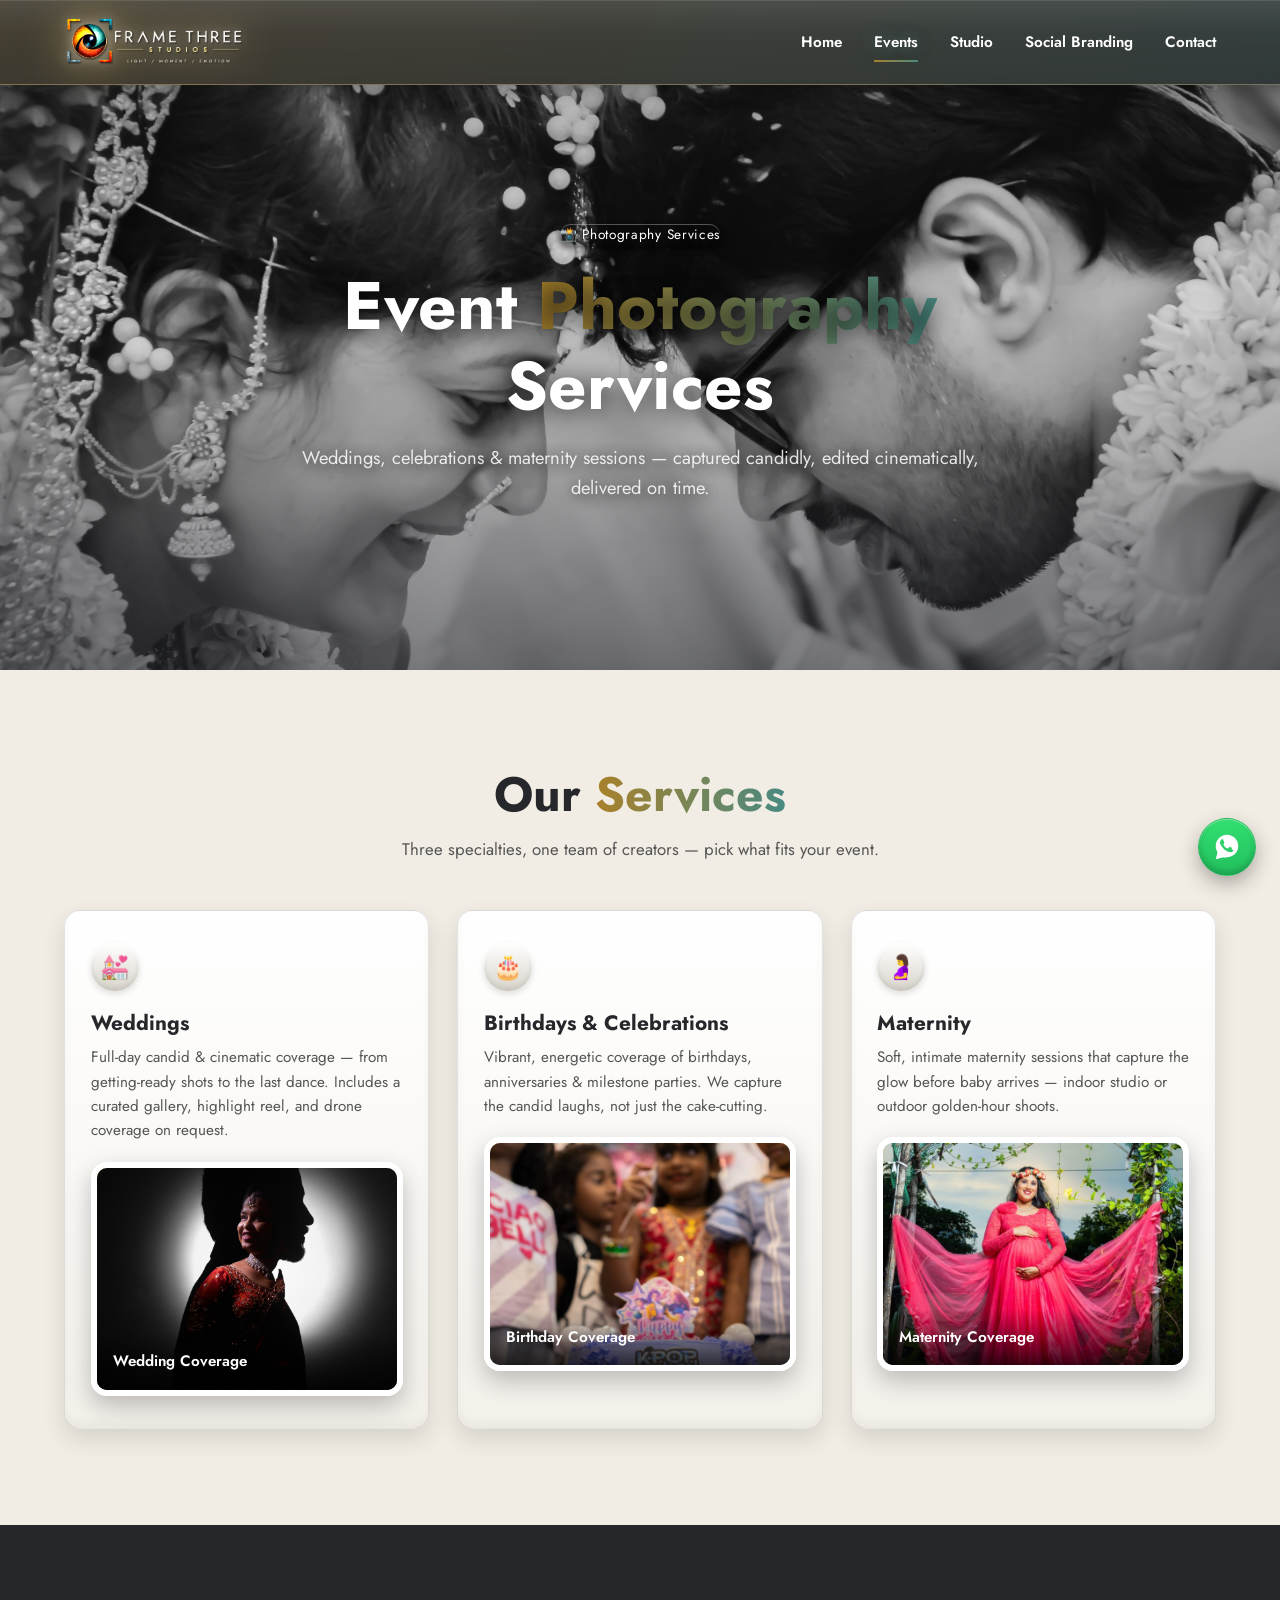
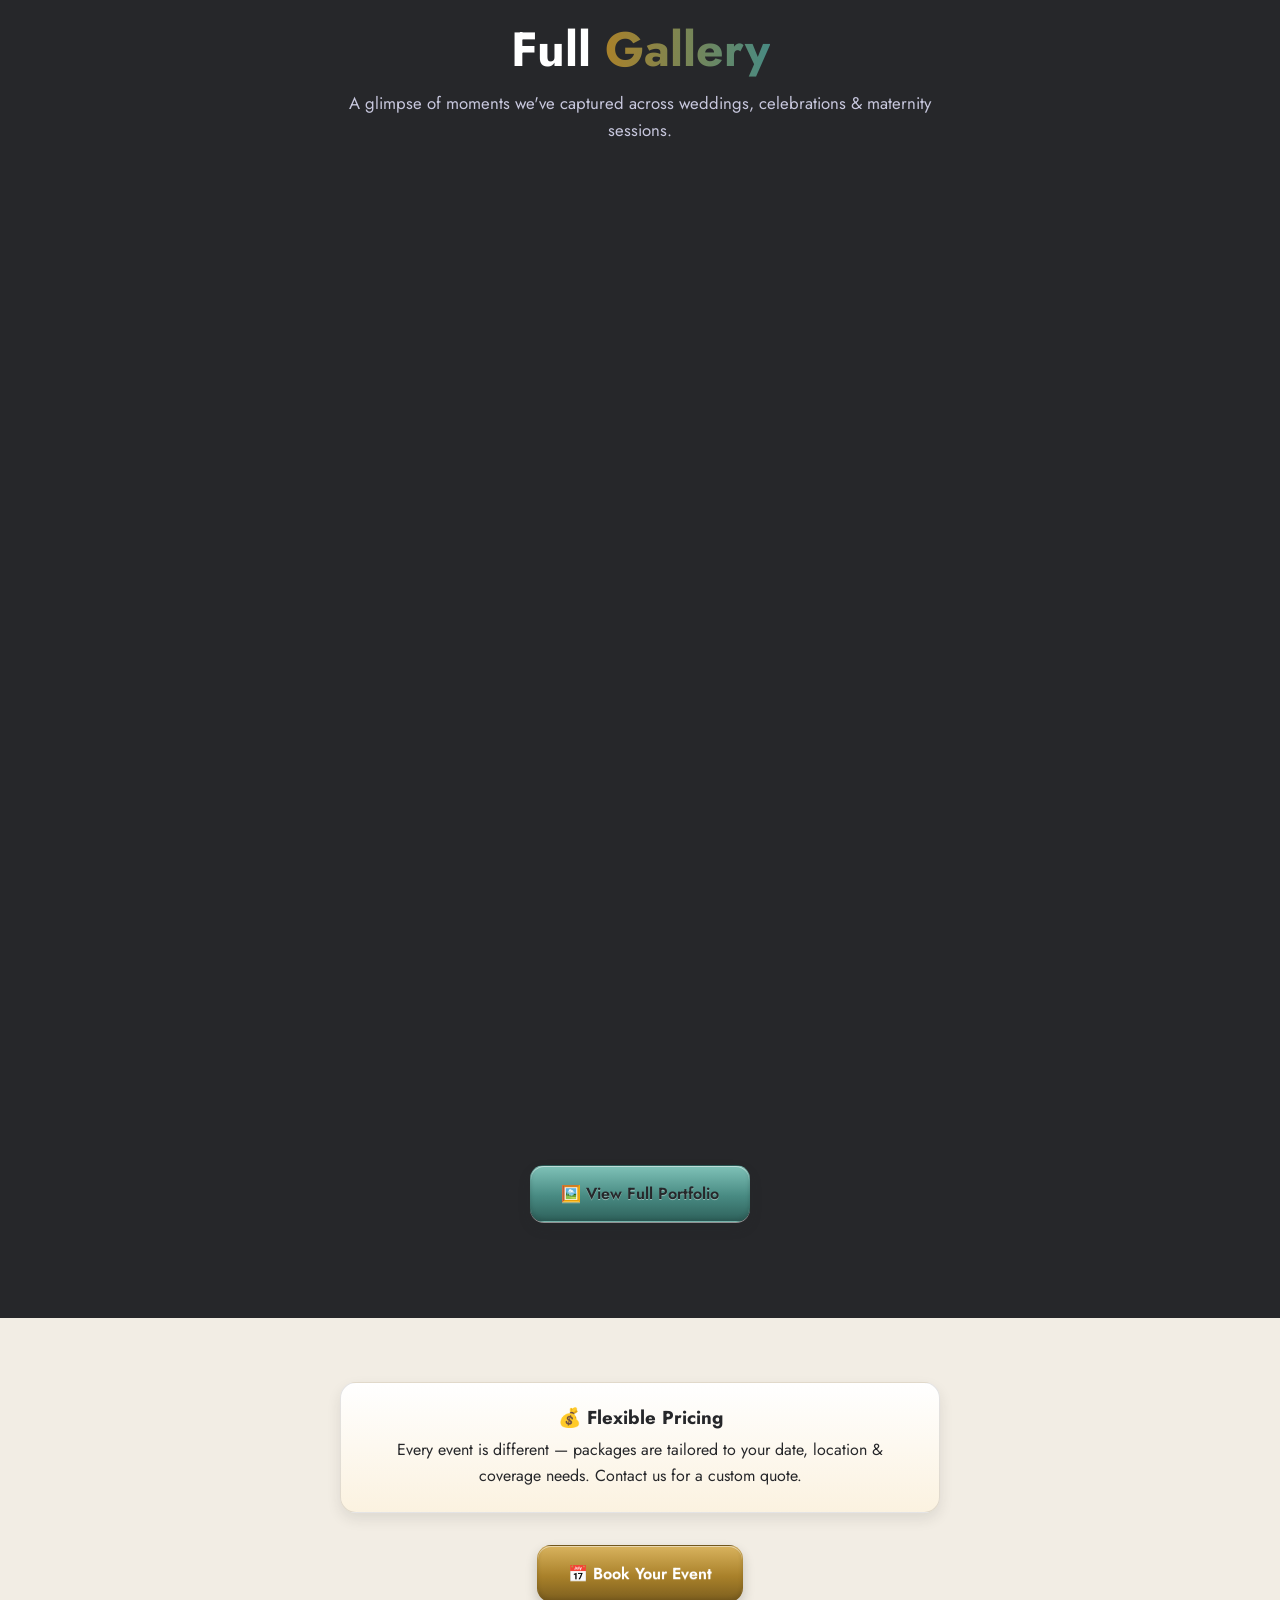
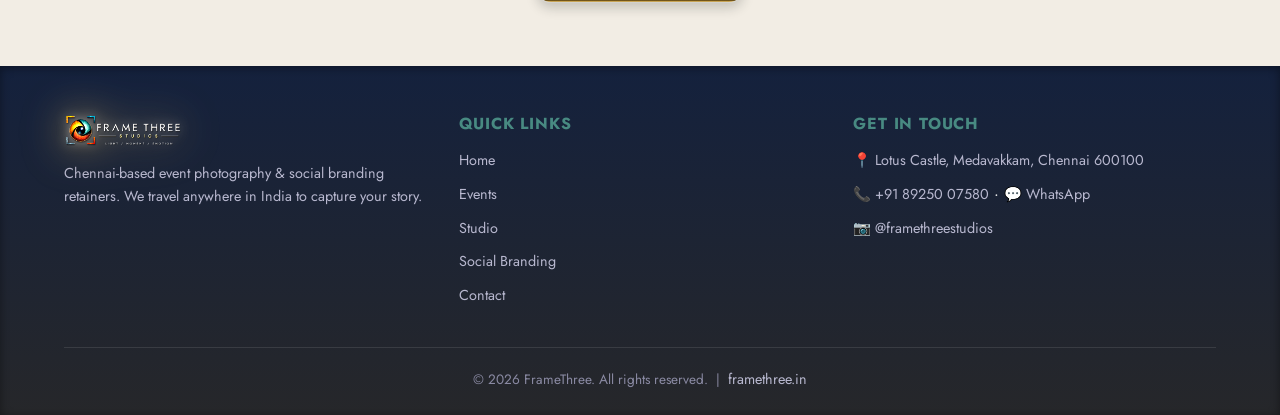
<file: events.html>
<!DOCTYPE html>
<html lang="en">
<head>
<meta charset="UTF-8">
<meta name="viewport" content="width=device-width, initial-scale=1.0">
<title>Wedding & Event Photography in Chennai | FrameThree</title>
<meta name="description" content="Wedding, birthday & maternity event photography by FrameThree, based in Chennai — candid, cinematic, and delivered on time. We travel anywhere in India.">
<link rel="canonical" href="https://framethree.in/events.html">
<link rel="icon" type="image/png" href="/assets/favicon.png">
<meta property="og:type" content="website">
<meta property="og:site_name" content="FrameThree">
<meta property="og:title" content="Event Photography | FrameThree">
<meta property="og:description" content="Wedding, birthday & maternity event photography by FrameThree, based in Chennai — candid, cinematic, and delivered on time. We travel anywhere in India.">
<meta property="og:url" content="https://framethree.in/events.html">
<meta property="og:image" content="https://framethree.in/photos/wedding3.jpg">
<meta name="twitter:card" content="summary_large_image">
<meta name="twitter:title" content="Event Photography | FrameThree">
<meta name="twitter:description" content="Wedding, birthday & maternity event photography by FrameThree, based in Chennai — candid, cinematic, and delivered on time. We travel anywhere in India.">
<meta name="twitter:image" content="https://framethree.in/photos/wedding3.jpg">
<link rel="preconnect" href="https://fonts.googleapis.com">
<link rel="preconnect" href="https://fonts.gstatic.com" crossorigin>
<link rel="preload" as="style" href="https://fonts.googleapis.com/css2?family=Jost:wght@300;400;500;600;700;800&display=swap">
<link href="https://fonts.googleapis.com/css2?family=Jost:wght@300;400;500;600;700;800&display=swap" rel="stylesheet" media="print" onload="this.media='all'">
<noscript><link href="https://fonts.googleapis.com/css2?family=Jost:wght@300;400;500;600;700;800&display=swap" rel="stylesheet"></noscript>
<link rel="stylesheet" href="./css/style.css">
</head>
<body>

<header class="navbar">
  <div class="container">
    <a href="./index.html" class="logo"><img src="./assets/frame-three-studios-logo.png" alt="FrameThree Studios" class="logo-img"></a>
    <nav class="nav-links" id="navLinks">
      <a href="./index.html">Home</a>
      <a href="./events.html" class="active">Events</a>
      <a href="./studio/">Studio</a>
      <a href="./social-branding.html">Social Branding</a>
      <a href="./contact.html">Contact</a>
    </nav>
    <button class="nav-toggle" id="navToggle" aria-label="Toggle menu"><span></span><span></span><span></span></button>
  </div>
</header>

<section class="hero hero-photo" style="min-height:65vh; --hero-photo-url:url('/photos/wedding3.jpg');">
  <div class="hero-content">
    <span class="hero-eyebrow">📸 Photography Services</span>
    <h1 class="hero-title">Event <span class="gradient-text">Photography</span> Services</h1>
    <p class="hero-sub">Weddings, celebrations & maternity sessions — captured candidly, edited cinematically, delivered on time.</p>
  </div>
</section>

<section class="section">
  <div class="container">
    <h2 class="section-title">Our <span class="gradient-text">Services</span></h2>
    <p class="section-subtitle">Three specialties, one team of creators — pick what fits your event.</p>

    <div class="grid grid-3">
      <div class="card fade-in">
        <div class="card-icon">💒</div>
        <h3>Weddings</h3>
        <p>Full-day candid & cinematic coverage — from getting-ready shots to the last dance. Includes a curated gallery, highlight reel, and drone coverage on request.</p>
        <div class="gallery-item" style="aspect-ratio:4/3; margin-top:1.2rem;">
          <img src="./photos/wedding.jpg" alt="Wedding photography preview" data-fallback loading="lazy">
          <span class="gallery-caption">Wedding Coverage</span>
        </div>
      </div>

      <div class="card fade-in">
        <div class="card-icon">🎂</div>
        <h3>Birthdays & Celebrations</h3>
        <p>Vibrant, energetic coverage of birthdays, anniversaries & milestone parties. We capture the candid laughs, not just the cake-cutting.</p>
        <div class="gallery-item" style="aspect-ratio:4/3; margin-top:1.2rem;">
          <img src="./photos/birthday.jpeg" alt="Birthday celebration preview" data-fallback loading="lazy">
          <span class="gallery-caption">Birthday Coverage</span>
        </div>
      </div>

      <div class="card fade-in">
        <div class="card-icon">🤰</div>
        <h3>Maternity</h3>
        <p>Soft, intimate maternity sessions that capture the glow before baby arrives — indoor studio or outdoor golden-hour shoots.</p>
        <div class="gallery-item" style="aspect-ratio:4/3; margin-top:1.2rem;">
          <img src="./photos/maternity.jpeg" alt="Maternity session preview" data-fallback loading="lazy">
          <span class="gallery-caption">Maternity Coverage</span>
        </div>
      </div>
    </div>
  </div>
</section>

<section class="section section-dark">
  <div class="container">
    <a href="./portfolio.html" style="display:block;">
      <h2 class="section-title">Full <span class="gradient-text">Gallery</span></h2>
    </a>
    <p class="section-subtitle">A glimpse of moments we've captured across weddings, celebrations & maternity sessions.</p>
    <div class="grid grid-3">
      <a class="gallery-item fade-in" href="./portfolio.html"><img src="./photos/wedding.jpg" alt="Wedding" data-fallback loading="lazy"><span class="gallery-caption">Wedding</span></a>
      <a class="gallery-item fade-in" href="./portfolio.html"><img src="./photos/prewedding.jpg" alt="Pre-wedding shoot" data-fallback loading="lazy"><span class="gallery-caption">Pre-Wedding</span></a>
      <a class="gallery-item fade-in" href="./portfolio.html"><img src="./photos/birthday.jpeg" alt="Birthday party" data-fallback loading="lazy"><span class="gallery-caption">Birthday</span></a>
      <a class="gallery-item fade-in" href="./portfolio.html"><img src="./photos/celeb.jpeg" alt="Celebration" data-fallback loading="lazy"><span class="gallery-caption">Celebration</span></a>
      <a class="gallery-item fade-in" href="./portfolio.html"><img src="./photos/maternity.jpeg" alt="Maternity session" data-fallback loading="lazy"><span class="gallery-caption">Maternity</span></a>
      <a class="gallery-item fade-in" href="./portfolio.html"><img src="./photos/cinematic.jpeg" alt="Cinematic still" data-fallback loading="lazy"><span class="gallery-caption">Cinematic</span></a>
    </div>
    <div class="cta-row" style="margin-top:2rem;">
      <a href="./portfolio.html" class="btn btn-secondary">🖼️ View Full Portfolio</a>
    </div>
  </div>
</section>

<section class="section-tight">
  <div class="container">
    <div class="notice fade-in">
      <h3 style="margin-bottom:0.5rem;">💰 Flexible Pricing</h3>
      <p>Every event is different — packages are tailored to your date, location & coverage needs. Contact us for a custom quote.</p>
    </div>
    <div class="cta-row" style="margin-top:2rem;">
      <a href="./contact.html" class="btn btn-primary">📅 Book Your Event</a>
    </div>
  </div>
</section>

<footer class="footer">
  <div class="container">
    <div class="footer-grid">
      <div>
        <div class="footer-logo"><img src="./assets/frame-three-studios-logo.png" alt="FrameThree Studios" class="logo-img logo-img-sm"></div>
        <p>Chennai-based event photography & social branding retainers. We travel anywhere in India to capture your story.</p>
      </div>
      <div>
        <h4>Quick Links</h4>
        <ul>
          <li><a href="./index.html">Home</a></li>
          <li><a href="./events.html">Events</a></li>
          <li><a href="./studio/">Studio</a></li>
          <li><a href="./social-branding.html">Social Branding</a></li>
          <li><a href="./contact.html">Contact</a></li>
        </ul>
      </div>
      <div>
        <h4>Get In Touch</h4>
        <ul>
          <li><a href="https://www.google.com/maps/place/Frame+Three+Studios/@12.909007,80.1951755,17z" target="_blank" rel="noopener">📍 Lotus Castle, Medavakkam, Chennai 600100</a></li>
          <li><a href="tel:+918925007580">📞 +91 89250 07580</a> · <a href="https://wa.me/918925007580" target="_blank" rel="noopener">💬 WhatsApp</a></li>
          <li><a href="https://instagram.com/framethreestudios" target="_blank" rel="noopener">📷 @framethreestudios</a></li>
        </ul>
      </div>
    </div>
    <div class="footer-bottom">
      &copy; 2026 FrameThree. All rights reserved. &nbsp;|&nbsp; <a href="https://framethree.in/" target="_blank" rel="noopener">framethree.in</a>
    </div>
  </div>
</footer>

<a href="https://wa.me/918925007580?text=Hi%20FrameThree!%20I%27d%20like%20to%20know%20more%20about%20your%20photography%20%26%20social%20branding%20services." target="_blank" rel="noopener" class="whatsapp-fab" aria-label="Chat with us on WhatsApp">
  <svg viewBox="0 0 32 32" xmlns="http://www.w3.org/2000/svg"><path d="M16.004 3C9.377 3 4 8.373 4 15c0 2.386.703 4.606 1.912 6.47L4 29l7.72-1.876A11.94 11.94 0 0 0 16.004 27C22.63 27 28 21.627 28 15S22.63 3 16.004 3Zm6.982 16.646c-.298.836-1.476 1.554-2.435 1.76-.647.14-1.494.25-4.34-.933-3.64-1.508-5.99-5.19-6.174-5.432-.177-.243-1.478-1.967-1.478-3.753 0-1.786.94-2.664 1.273-3.03.298-.325.65-.406.867-.406.217 0 .434.002.624.012.2.01.469-.076.734.56.298.717.947 2.503 1.03 2.685.083.182.14.396.028.64-.11.242-.166.395-.325.607-.16.213-.34.475-.485.638-.16.182-.328.379-.14.702.19.323.842 1.39 1.807 2.253 1.242 1.11 2.288 1.454 2.61 1.618.323.166.51.14.7-.083.19-.223.808-.943.984-1.5.176-.556.352-.463.596-.278.243.185 1.545.727 1.81.86.264.13.44.196.503.305.063.11.063.638-.235 1.475Z"/></svg>
</a>

<script src="./js/shared.js" defer></script>
</body>
</html>
</file>
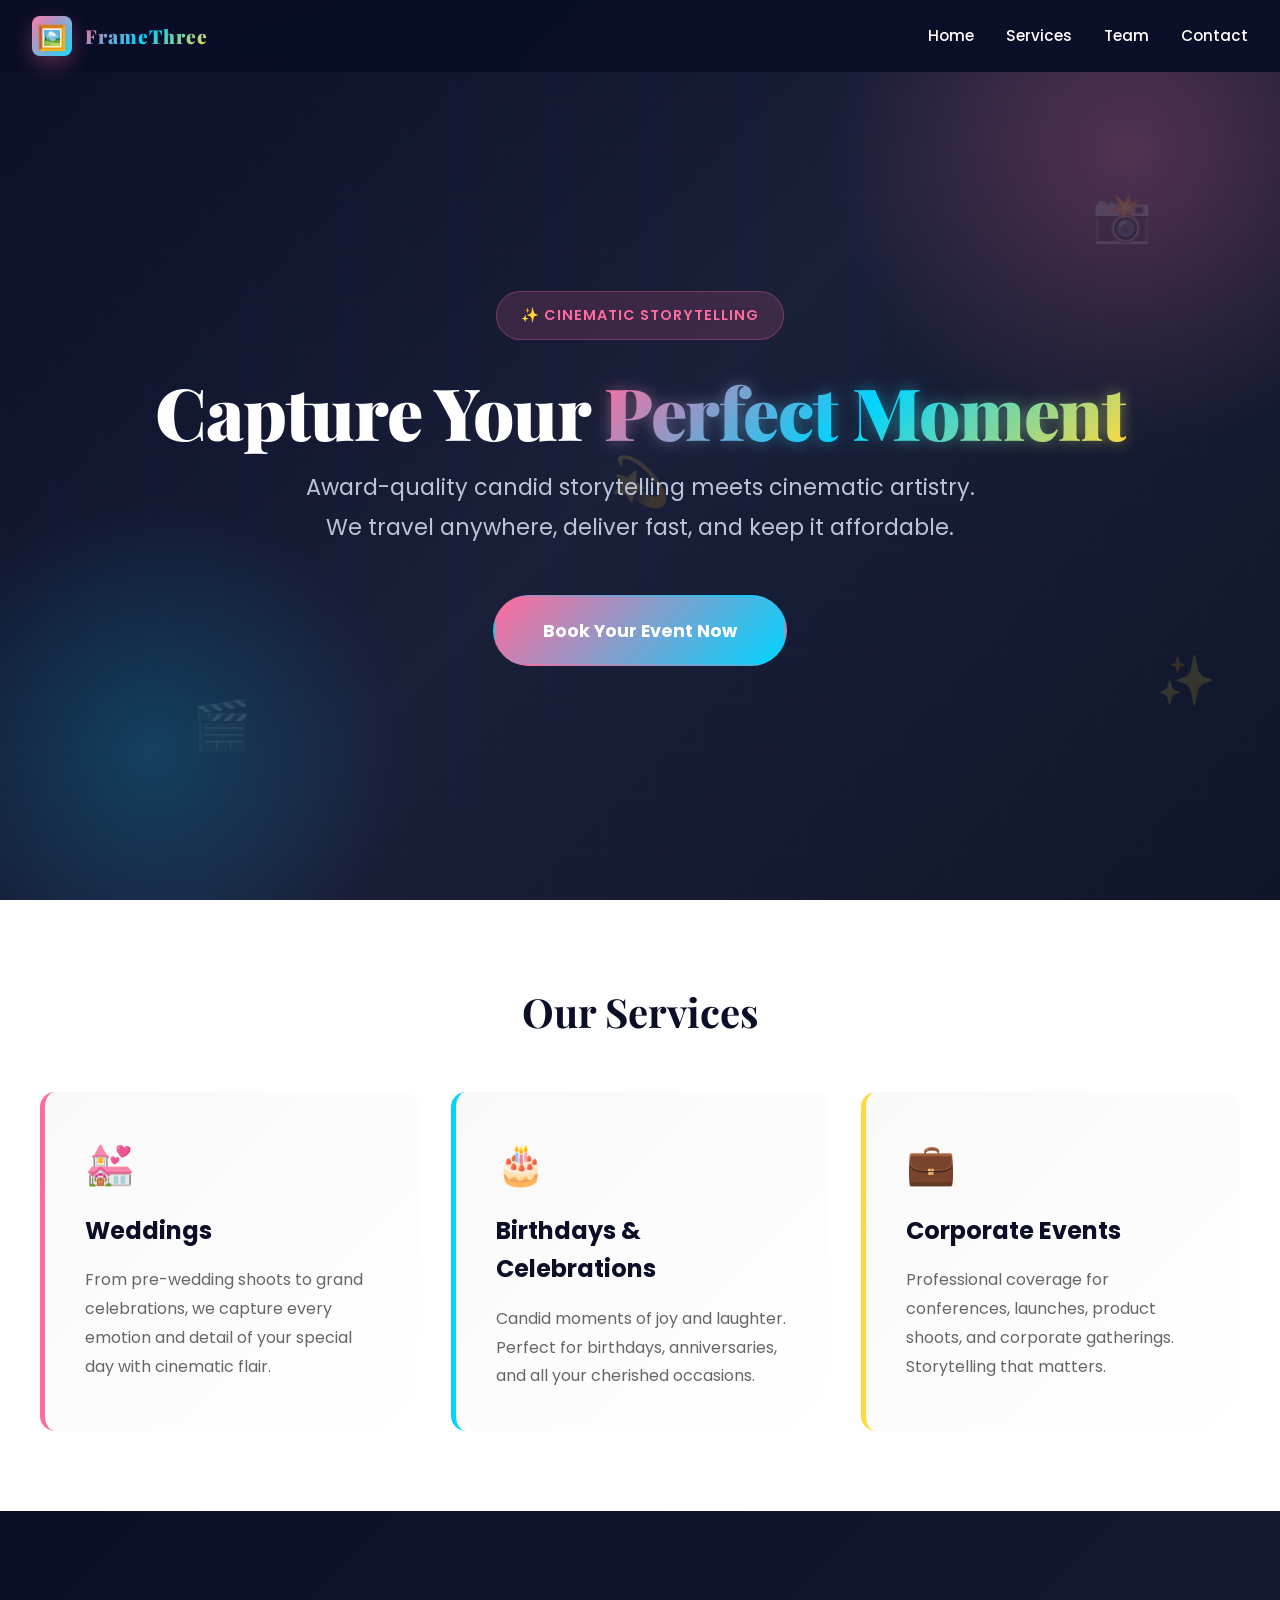
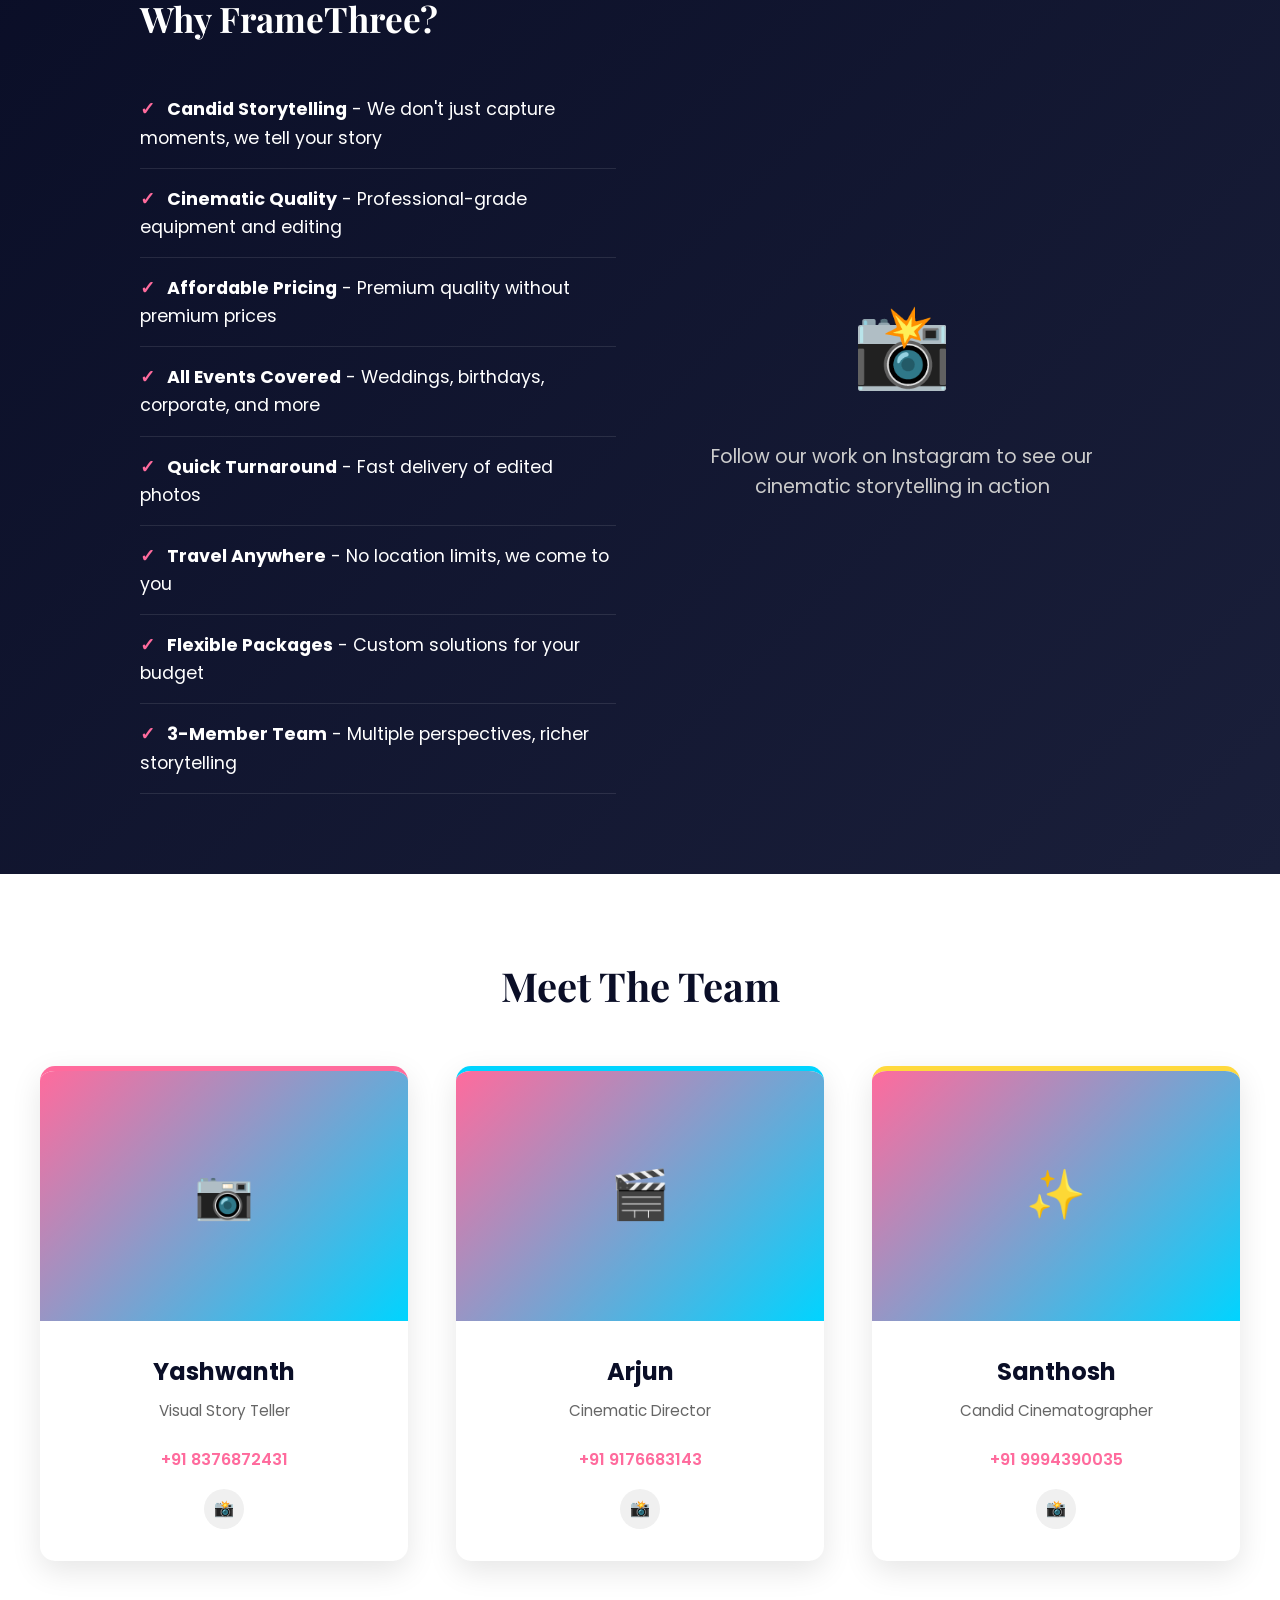
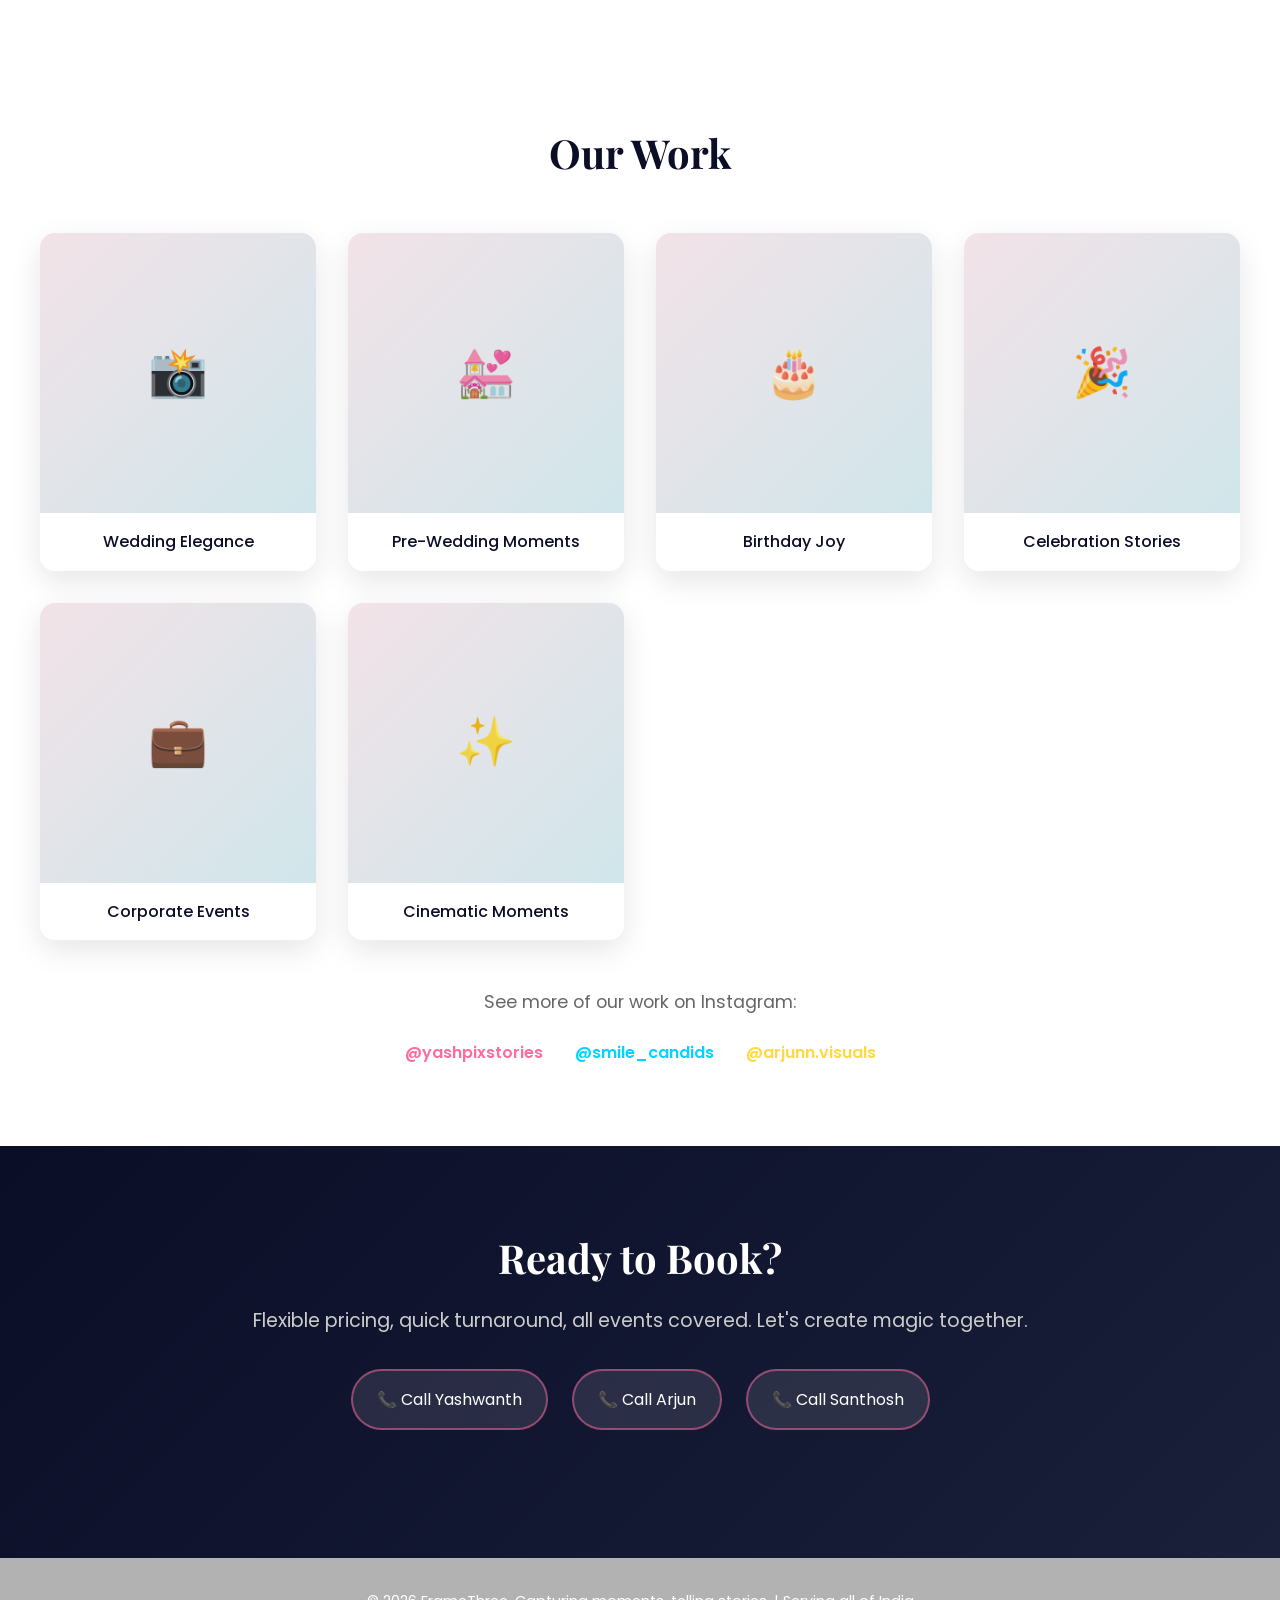
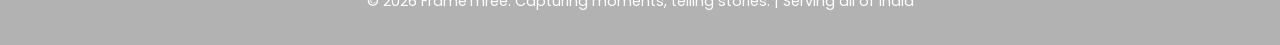
<file: framethree.html>
<!DOCTYPE html>
<html lang="en">
<head>
  <meta charset="UTF-8">
  <meta name="viewport" content="width=device-width, initial-scale=1.0">
  <title>FrameThree - Candid Event Photography</title>
  <link href="https://fonts.googleapis.com/css2?family=Playfair+Display:wght@700;900&family=Poppins:wght@300;400;500;600;700&display=swap" rel="stylesheet">
  <style>
    * {
      margin: 0;
      padding: 0;
      box-sizing: border-box;
    }

    :root {
      --primary: #FF6B9D;
      --secondary: #00D4FF;
      --dark: #0A0E27;
      --light: #F5F5F5;
      --accent: #FFD93D;
    }

    html {
      scroll-behavior: smooth;
    }

    body {
      font-family: 'Poppins', sans-serif;
      line-height: 1.6;
      color: #333;
      overflow-x: hidden;
    }

    /* Navigation */
    nav {
      position: fixed;
      top: 0;
      width: 100%;
      background: rgba(10, 14, 39, 0.95);
      padding: 1rem 2rem;
      display: flex;
      justify-content: space-between;
      align-items: center;
      z-index: 1000;
      backdrop-filter: blur(10px);
    }

    .logo {
      font-family: 'Playfair Display', serif;
      font-size: 1.8rem;
      font-weight: 900;
      display: flex;
      align-items: center;
      gap: 0.8rem;
      cursor: pointer;
      transition: transform 0.3s ease;
    }

    .logo:hover {
      transform: scale(1.05);
    }

    .logo-icon {
      width: 40px;
      height: 40px;
      background: linear-gradient(135deg, #FF6B9D, #00D4FF);
      border-radius: 8px;
      display: flex;
      align-items: center;
      justify-content: center;
      font-size: 1.5rem;
      position: relative;
      animation: logoFloat 3s ease-in-out infinite;
      box-shadow: 0 8px 20px rgba(255, 107, 157, 0.3), inset 0 0 20px rgba(255, 255, 255, 0.2);
    }

    .logo-icon::before {
      content: '';
      position: absolute;
      inset: -2px;
      background: linear-gradient(135deg, #FF6B9D, #00D4FF, #FFD93D);
      border-radius: 8px;
      opacity: 0;
      animation: logoPulse 2s ease-in-out infinite;
      z-index: -1;
    }

    @keyframes logoFloat {
      0%, 100% { transform: translateY(0px); }
      50% { transform: translateY(-5px); }
    }

    @keyframes logoPulse {
      0%, 100% { opacity: 0; transform: scale(1); }
      50% { opacity: 0.5; transform: scale(1.2); }
    }

    .logo-text {
      background: linear-gradient(135deg, #FF6B9D 0%, #00D4FF 50%, #FFD93D 100%);
      -webkit-background-clip: text;
      -webkit-text-fill-color: transparent;
      background-clip: text;
      letter-spacing: 1px;
      font-size: 1.2rem;
      position: relative;
    }

    .logo-text::after {
      content: '';
      position: absolute;
      bottom: -2px;
      left: 0;
      width: 0;
      height: 2px;
      background: linear-gradient(90deg, #FF6B9D, #00D4FF, #FFD93D);
      transition: width 0.4s ease;
    }

    .logo:hover .logo-text::after {
      width: 100%;
    }

    .nav-links {
      display: flex;
      gap: 2rem;
      list-style: none;
    }

    .nav-links a {
      color: white;
      text-decoration: none;
      font-size: 0.95rem;
      font-weight: 500;
      transition: color 0.3s;
    }

    .nav-links a:hover {
      color: var(--primary);
    }

    @media (max-width: 768px) {
      .nav-links {
        gap: 1rem;
        font-size: 0.85rem;
      }
    }

    /* Hero Section */
    .hero {
      background: linear-gradient(135deg, var(--dark) 0%, #1a1f3a 50%, #0f1629 100%);
      color: white;
      padding: 8rem 2rem 4rem;
      text-align: center;
      min-height: 100vh;
      display: flex;
      flex-direction: column;
      justify-content: center;
      align-items: center;
      position: relative;
      overflow: hidden;
    }

    /* Animated background blobs */
    .hero::before {
      content: '';
      position: absolute;
      width: 600px;
      height: 600px;
      background: radial-gradient(circle, rgba(255, 107, 157, 0.25) 0%, transparent 70%);
      border-radius: 50%;
      top: -150px;
      right: -150px;
      animation: float 8s ease-in-out infinite;
    }

    .hero::after {
      content: '';
      position: absolute;
      width: 500px;
      height: 500px;
      background: radial-gradient(circle, rgba(0, 212, 255, 0.2) 0%, transparent 70%);
      border-radius: 50%;
      bottom: -100px;
      left: -100px;
      animation: float 10s ease-in-out infinite reverse;
    }

    @keyframes float {
      0%, 100% { transform: translateY(0px); }
      50% { transform: translateY(30px); }
    }

    /* Animated grid background */
    .hero-grid {
      position: absolute;
      inset: 0;
      background-image: 
        linear-gradient(0deg, rgba(255,107,157,0.05) 1px, transparent 1px),
        linear-gradient(90deg, rgba(0,212,255,0.05) 1px, transparent 1px);
      background-size: 50px 50px;
      animation: gridShift 20s linear infinite;
      opacity: 0.3;
    }

    @keyframes gridShift {
      0% { background-position: 0 0; }
      100% { background-position: 50px 50px; }
    }

    .hero-content {
      position: relative;
      z-index: 1;
      animation: fadeInUp 1s ease-out;
    }

    .hero-badge {
      display: inline-block;
      background: rgba(255, 107, 157, 0.15);
      border: 1px solid rgba(255, 107, 157, 0.3);
      padding: 0.75rem 1.5rem;
      border-radius: 50px;
      font-size: 0.9rem;
      margin-bottom: 2rem;
      color: #FF6B9D;
      font-weight: 600;
      letter-spacing: 1px;
      animation: slideInDown 0.8s ease-out;
    }

    @keyframes slideInDown {
      from {
        opacity: 0;
        transform: translateY(-20px);
      }
      to {
        opacity: 1;
        transform: translateY(0);
      }
    }

    .hero h1 {
      font-family: 'Playfair Display', serif;
      font-size: 4.5rem;
      font-weight: 900;
      margin-bottom: 1rem;
      line-height: 1.1;
      letter-spacing: -1px;
    }

    .hero h1 span {
      background: linear-gradient(135deg, #FF6B9D 0%, #00D4FF 50%, #FFD93D 100%);
      -webkit-background-clip: text;
      -webkit-text-fill-color: transparent;
      background-clip: text;
      position: relative;
      display: inline-block;
    }

    /* Glowing effect on gradient text */
    .hero h1 span::before {
      content: attr(data-text);
      position: absolute;
      left: 0;
      top: 0;
      background: linear-gradient(135deg, #FF6B9D 0%, #00D4FF 50%, #FFD93D 100%);
      -webkit-background-clip: text;
      -webkit-text-fill-color: transparent;
      background-clip: text;
      z-index: -1;
      filter: blur(8px);
      opacity: 0.5;
    }

    .hero p {
      font-size: 1.4rem;
      color: #b8c5d6;
      margin-bottom: 3rem;
      max-width: 700px;
      margin-left: auto;
      margin-right: auto;
      line-height: 1.8;
      animation: fadeInUp 1.2s ease-out;
    }

    .cta-button {
      display: inline-block;
      background: linear-gradient(135deg, var(--primary), var(--secondary));
      color: white;
      padding: 1.2rem 3rem;
      border-radius: 50px;
      text-decoration: none;
      font-weight: 700;
      transition: all 0.4s cubic-bezier(0.175, 0.885, 0.32, 1.275);
      border: 2px solid transparent;
      cursor: pointer;
      font-size: 1.1rem;
      position: relative;
      overflow: hidden;
      animation: fadeInUp 1.4s ease-out;
    }

    .cta-button::before {
      content: '';
      position: absolute;
      top: 50%;
      left: 50%;
      width: 0;
      height: 0;
      border-radius: 50%;
      background: rgba(255, 255, 255, 0.2);
      transform: translate(-50%, -50%);
      transition: width 0.6s, height 0.6s;
    }

    .cta-button:hover::before {
      width: 300px;
      height: 300px;
    }

    .cta-button:hover {
      transform: translateY(-5px) scale(1.05);
      box-shadow: 0 25px 60px rgba(255, 107, 157, 0.4), 0 0 40px rgba(0, 212, 255, 0.2);
      border-color: rgba(255, 255, 255, 0.3);
    }

    .cta-button span {
      position: relative;
      z-index: 1;
    }

    /* Floating element */
    .floating-element {
      position: absolute;
      font-size: 3rem;
      opacity: 0.15;
      animation: float 6s ease-in-out infinite;
    }

    .floating-element:nth-child(1) { top: 10%; left: 5%; animation-delay: 0s; }
    .floating-element:nth-child(2) { top: 20%; right: 10%; animation-delay: 2s; }
    .floating-element:nth-child(3) { bottom: 15%; left: 15%; animation-delay: 4s; }
    .floating-element:nth-child(4) { bottom: 20%; right: 5%; animation-delay: 6s; }

    @keyframes fadeInUp {
      from {
        opacity: 0;
        transform: translateY(40px);
      }
      to {
        opacity: 1;
        transform: translateY(0);
      }
    }

    /* Services Section */
    .services {
      padding: 5rem 2rem;
      background: white;
    }

    .section-title {
      text-align: center;
      font-family: 'Playfair Display', serif;
      font-size: 2.5rem;
      margin-bottom: 3rem;
      color: var(--dark);
    }

    .services-grid {
      display: grid;
      grid-template-columns: repeat(auto-fit, minmax(300px, 1fr));
      gap: 2rem;
      max-width: 1200px;
      margin: 0 auto;
    }

    .service-card {
      background: linear-gradient(135deg, #f9f9f9 0%, white 100%);
      padding: 2.5rem;
      border-radius: 15px;
      border-left: 5px solid var(--primary);
      transition: transform 0.3s, box-shadow 0.3s;
    }

    .service-card:nth-child(2) {
      border-left-color: var(--secondary);
    }

    .service-card:nth-child(3) {
      border-left-color: var(--accent);
    }

    .service-card:hover {
      transform: translateY(-10px);
      box-shadow: 0 20px 50px rgba(0, 0, 0, 0.1);
    }

    .service-icon {
      font-size: 2.5rem;
      margin-bottom: 1rem;
    }

    .service-card h3 {
      font-size: 1.5rem;
      margin-bottom: 1rem;
      color: var(--dark);
    }

    .service-card p {
      color: #666;
      line-height: 1.8;
    }

    /* Why Us Section */
    .why-us {
      padding: 5rem 2rem;
      background: linear-gradient(135deg, var(--dark) 0%, #1a1f3a 100%);
      color: white;
    }

    .why-us-content {
      max-width: 1000px;
      margin: 0 auto;
      display: grid;
      grid-template-columns: 1fr 1fr;
      gap: 3rem;
      align-items: center;
    }

    .why-us h2 {
      font-family: 'Playfair Display', serif;
      font-size: 2.2rem;
      margin-bottom: 2rem;
    }

    .why-us ul {
      list-style: none;
    }

    .why-us li {
      padding: 1rem 0;
      border-bottom: 1px solid rgba(255, 255, 255, 0.1);
      font-size: 1.1rem;
    }

    .why-us li:before {
      content: "✓ ";
      color: var(--primary);
      font-weight: bold;
      margin-right: 0.5rem;
    }

    @media (max-width: 768px) {
      .why-us-content {
        grid-template-columns: 1fr;
      }
    }

    /* Team Section */
    .team {
      padding: 5rem 2rem;
      background: white;
    }

    .team-grid {
      display: grid;
      grid-template-columns: repeat(auto-fit, minmax(280px, 1fr));
      gap: 3rem;
      max-width: 1200px;
      margin: 0 auto;
    }

    .team-card {
      background: white;
      border-radius: 15px;
      overflow: hidden;
      box-shadow: 0 10px 30px rgba(0, 0, 0, 0.1);
      transition: transform 0.3s, box-shadow 0.3s;
      border-top: 5px solid var(--primary);
    }

    .team-card:nth-child(2) {
      border-top-color: var(--secondary);
    }

    .team-card:nth-child(3) {
      border-top-color: var(--accent);
    }

    .team-card:hover {
      transform: translateY(-15px);
      box-shadow: 0 25px 50px rgba(0, 0, 0, 0.15);
    }

    .team-avatar {
      width: 100%;
      height: 250px;
      background: linear-gradient(135deg, var(--primary), var(--secondary));
      display: flex;
      align-items: center;
      justify-content: center;
      font-size: 3rem;
    }

    .team-info {
      padding: 2rem;
      text-align: center;
    }

    .team-info h3 {
      font-size: 1.5rem;
      color: var(--dark);
      margin-bottom: 0.5rem;
    }

    .team-info p {
      color: #666;
      margin-bottom: 1.5rem;
      font-size: 0.95rem;
    }

    .team-phone {
      display: block;
      color: var(--primary);
      font-weight: 600;
      margin-bottom: 1rem;
      text-decoration: none;
    }

    .team-socials {
      display: flex;
      justify-content: center;
      gap: 1rem;
    }

    .social-link {
      display: inline-flex;
      align-items: center;
      justify-content: center;
      width: 40px;
      height: 40px;
      background: #f0f0f0;
      border-radius: 50%;
      text-decoration: none;
      color: var(--primary);
      transition: background 0.3s, transform 0.3s;
    }

    .social-link:hover {
      background: var(--primary);
      color: white;
      transform: scale(1.1);
    }

    /* Gallery Section */
    .gallery {
      padding: 5rem 2rem;
      background: white;
    }

    .gallery-grid {
      display: grid;
      grid-template-columns: repeat(auto-fit, minmax(250px, 1fr));
      gap: 2rem;
      max-width: 1200px;
      margin: 0 auto 3rem;
    }

    .gallery-item {
      border-radius: 15px;
      overflow: hidden;
      box-shadow: 0 10px 30px rgba(0, 0, 0, 0.1);
      transition: transform 0.3s, box-shadow 0.3s;
      cursor: pointer;
    }

    .gallery-item:hover {
      transform: scale(1.05);
      box-shadow: 0 15px 45px rgba(0, 0, 0, 0.2);
    }

    .gallery-placeholder {
      width: 100%;
      height: 280px;
      background: linear-gradient(135deg, #f0f0f0, #e8e8e8);
      display: flex;
      align-items: center;
      justify-content: center;
      font-size: 3rem;
      position: relative;
      overflow: hidden;
    }

    .gallery-placeholder::before {
      content: '';
      position: absolute;
      inset: 0;
      background: linear-gradient(135deg, rgba(255, 107, 157, 0.1), rgba(0, 212, 255, 0.1));
    }

    .gallery-item p {
      padding: 1rem;
      text-align: center;
      color: var(--dark);
      font-weight: 500;
      background: white;
    }

    @media (max-width: 768px) {
      .gallery-grid {
        grid-template-columns: repeat(2, 1fr);
        gap: 1.5rem;
      }

      .gallery-placeholder {
        height: 200px;
        font-size: 2rem;
      }
    }

    /* Contact Section */
    .contact {
      padding: 5rem 2rem;
      background: linear-gradient(135deg, var(--dark) 0%, #1a1f3a 100%);
      color: white;
      text-align: center;
    }

    .contact h2 {
      font-family: 'Playfair Display', serif;
      font-size: 2.5rem;
      margin-bottom: 1rem;
    }

    .contact p {
      font-size: 1.2rem;
      margin-bottom: 2rem;
      color: #ccc;
    }

    .contact-buttons {
      display: flex;
      justify-content: center;
      gap: 1.5rem;
      flex-wrap: wrap;
      margin-bottom: 3rem;
    }

    .contact-btn {
      display: inline-flex;
      align-items: center;
      gap: 0.5rem;
      background: rgba(255, 255, 255, 0.1);
      color: white;
      padding: 1rem 1.5rem;
      border-radius: 50px;
      text-decoration: none;
      border: 2px solid rgba(255, 107, 157, 0.5);
      transition: all 0.3s;
    }

    .contact-btn:hover {
      background: var(--primary);
      border-color: var(--primary);
      transform: translateY(-2px);
    }

    /* Footer */
    footer {
      background: rgba(0, 0, 0, 0.3);
      color: white;
      text-align: center;
      padding: 2rem;
      font-size: 0.9rem;
    }

    /* Responsive */
    @media (max-width: 768px) {
      .hero h1 {
        font-size: 2.5rem;
      }

      .nav-links {
        gap: 0.5rem;
      }

      nav {
        flex-direction: column;
        gap: 1rem;
      }

      .section-title {
        font-size: 1.8rem;
      }

      .contact-buttons {
        flex-direction: column;
        align-items: center;
      }

      .contact-btn {
        width: 100%;
      }
    }

    /* Smooth scroll */
    .scroll-smooth {
      scroll-behavior: smooth;
    }
  </style>
</head>
<body>

  <!-- Navigation -->
  <nav>
    <div class="logo">
      <div class="logo-icon">🖼️</div>
      <span class="logo-text">FrameThree</span>
    </div>
    <ul class="nav-links">
      <li><a href="#home">Home</a></li>
      <li><a href="#services">Services</a></li>
      <li><a href="#team">Team</a></li>
      <li><a href="#contact">Contact</a></li>
    </ul>
  </nav>

  <!-- Hero Section -->
  <section class="hero" id="home">
    <div class="hero-grid"></div>
    
    <div class="floating-element">📸</div>
    <div class="floating-element">🎬</div>
    <div class="floating-element">✨</div>
    <div class="floating-element">💫</div>

    <div class="hero-content">
      <div class="hero-badge">✨ CINEMATIC STORYTELLING</div>
      
      <h1>Capture Your <span data-text="Perfect Moment">Perfect Moment</span></h1>
      
      <p>Award-quality candid storytelling meets cinematic artistry. We travel anywhere, deliver fast, and keep it affordable.</p>
      
      <a href="#contact" class="cta-button"><span>Book Your Event Now</span></a>
    </div>
  </section>

  <!-- Services Section -->
  <section class="services" id="services">
    <h2 class="section-title">Our Services</h2>
    <div class="services-grid">
      <div class="service-card">
        <div class="service-icon">💒</div>
        <h3>Weddings</h3>
        <p>From pre-wedding shoots to grand celebrations, we capture every emotion and detail of your special day with cinematic flair.</p>
      </div>
      <div class="service-card">
        <div class="service-icon">🎂</div>
        <h3>Birthdays & Celebrations</h3>
        <p>Candid moments of joy and laughter. Perfect for birthdays, anniversaries, and all your cherished occasions.</p>
      </div>
      <div class="service-card">
        <div class="service-icon">💼</div>
        <h3>Corporate Events</h3>
        <p>Professional coverage for conferences, launches, product shoots, and corporate gatherings. Storytelling that matters.</p>
      </div>
    </div>
  </section>

  <!-- Why Choose Us -->
  <section class="why-us">
    <div class="why-us-content">
      <div>
        <h2>Why FrameThree?</h2>
        <ul>
          <li><strong>Candid Storytelling</strong> - We don't just capture moments, we tell your story</li>
          <li><strong>Cinematic Quality</strong> - Professional-grade equipment and editing</li>
          <li><strong>Affordable Pricing</strong> - Premium quality without premium prices</li>
          <li><strong>All Events Covered</strong> - Weddings, birthdays, corporate, and more</li>
          <li><strong>Quick Turnaround</strong> - Fast delivery of edited photos</li>
          <li><strong>Travel Anywhere</strong> - No location limits, we come to you</li>
          <li><strong>Flexible Packages</strong> - Custom solutions for your budget</li>
          <li><strong>3-Member Team</strong> - Multiple perspectives, richer storytelling</li>
        </ul>
      </div>
      <div style="text-align: center;">
        <div style="font-size: 5rem; margin-bottom: 2rem;">📸</div>
        <p style="font-size: 1.2rem; color: #ccc;">Follow our work on Instagram to see our cinematic storytelling in action</p>
      </div>
    </div>
  </section>

  <!-- Team Section -->
  <section class="team" id="team">
    <h2 class="section-title">Meet The Team</h2>
    <div class="team-grid">
      <!-- Yashwanth -->
      <div class="team-card">
        <div class="team-avatar">📷</div>
        <div class="team-info">
          <h3>Yashwanth</h3>
          <p>Visual Story Teller</p>
          <a href="tel:8376872431" class="team-phone">+91 8376872431</a>
          <div class="team-socials">
            <a href="https://www.instagram.com/yashpixstories/" target="_blank" class="social-link">📸</a>
          </div>
        </div>
      </div>

      <!-- Arjun -->
      <div class="team-card">
        <div class="team-avatar">🎬</div>
        <div class="team-info">
          <h3>Arjun</h3>
          <p>Cinematic Director</p>
          <a href="tel:9176683143" class="team-phone">+91 9176683143</a>
          <div class="team-socials">
            <a href="https://www.instagram.com/arjunn.visuals/" target="_blank" class="social-link">📸</a>
          </div>
        </div>
      </div>

      <!-- Santhosh -->
      <div class="team-card">
        <div class="team-avatar">✨</div>
        <div class="team-info">
          <h3>Santhosh</h3>
          <p>Candid Cinematographer</p>
          <a href="tel:9994390035" class="team-phone">+91 9994390035</a>
          <div class="team-socials">
            <a href="https://www.instagram.com/smile_candids" target="_blank" class="social-link">📸</a>
          </div>
        </div>
      </div>
    </div>
  </section>

  <!-- Gallery Section -->
  <section class="gallery" id="gallery">
    <h2 class="section-title">Our Work</h2>
    <div class="gallery-grid">
      <div class="gallery-item">
        <div class="gallery-placeholder">📸</div>
        <p>Wedding Elegance</p>
      </div>
      <div class="gallery-item">
        <div class="gallery-placeholder">💒</div>
        <p>Pre-Wedding Moments</p>
      </div>
      <div class="gallery-item">
        <div class="gallery-placeholder">🎂</div>
        <p>Birthday Joy</p>
      </div>
      <div class="gallery-item">
        <div class="gallery-placeholder">🎉</div>
        <p>Celebration Stories</p>
      </div>
      <div class="gallery-item">
        <div class="gallery-placeholder">💼</div>
        <p>Corporate Events</p>
      </div>
      <div class="gallery-item">
        <div class="gallery-placeholder">✨</div>
        <p>Cinematic Moments</p>
      </div>
    </div>
    <div style="text-align: center; margin-top: 3rem;">
      <p style="font-size: 1.1rem; color: #666;">See more of our work on Instagram:</p>
      <div style="display: flex; justify-content: center; gap: 2rem; margin-top: 1.5rem; flex-wrap: wrap;">
        <a href="https://www.instagram.com/yashpixstories/" target="_blank" style="color: var(--primary); text-decoration: none; font-weight: 600; font-size: 1rem;">@yashpixstories</a>
        <a href="https://www.instagram.com/smile_candids" target="_blank" style="color: var(--secondary); text-decoration: none; font-weight: 600; font-size: 1rem;">@smile_candids</a>
        <a href="https://www.instagram.com/arjunn.visuals/" target="_blank" style="color: var(--accent); text-decoration: none; font-weight: 600; font-size: 1rem;">@arjunn.visuals</a>
      </div>
    </div>
  </section>

  <!-- Contact Section -->
  <section class="contact" id="contact">
    <h2>Ready to Book?</h2>
    <p>Flexible pricing, quick turnaround, all events covered. Let's create magic together.</p>
    <div class="contact-buttons">
      <a href="tel:8376872431" class="contact-btn">📞 Call Yashwanth</a>
      <a href="tel:9176683143" class="contact-btn">📞 Call Arjun</a>
      <a href="tel:9994390035" class="contact-btn">📞 Call Santhosh</a>
    </div>
  </section>

  <!-- Footer -->
  <footer>
    <p>&copy; 2026 FrameThree. Capturing moments, telling stories. | Serving all of India</p>
  </footer>

  <script>
    // Smooth scrolling
    document.querySelectorAll('a[href^="#"]').forEach(anchor => {
      anchor.addEventListener('click', function (e) {
        e.preventDefault();
        const target = document.querySelector(this.getAttribute('href'));
        if (target) {
          target.scrollIntoView({ behavior: 'smooth' });
        }
      });
    });

    // Add animation on scroll
    const observerOptions = {
      threshold: 0.1,
      rootMargin: '0px 0px -50px 0px'
    };

    const observer = new IntersectionObserver(function(entries) {
      entries.forEach(entry => {
        if (entry.isIntersecting) {
          entry.target.style.animation = 'fadeInUp 0.6s ease-out';
          observer.unobserve(entry.target);
        }
      });
    }, observerOptions);

    document.querySelectorAll('.service-card, .team-card').forEach(el => {
      observer.observe(el);
    });
  </script>

</body>
</html>
</file>
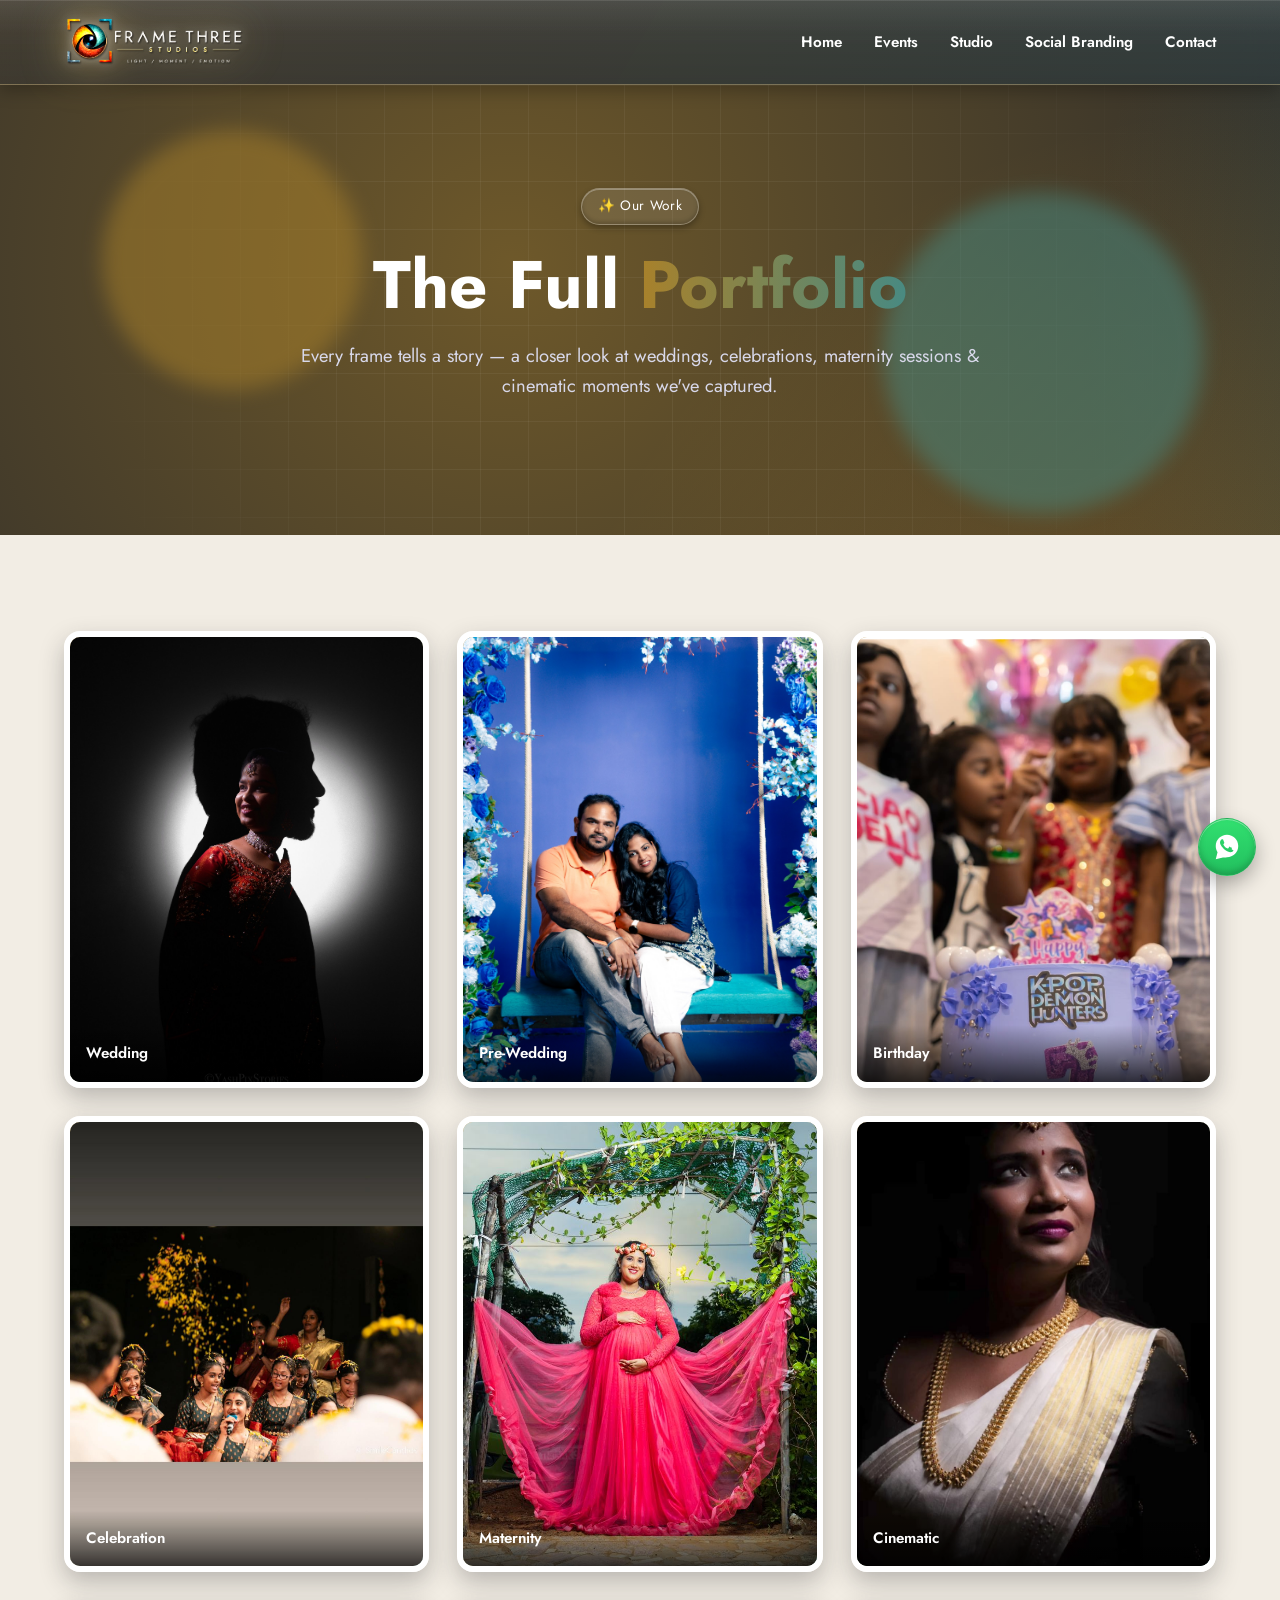
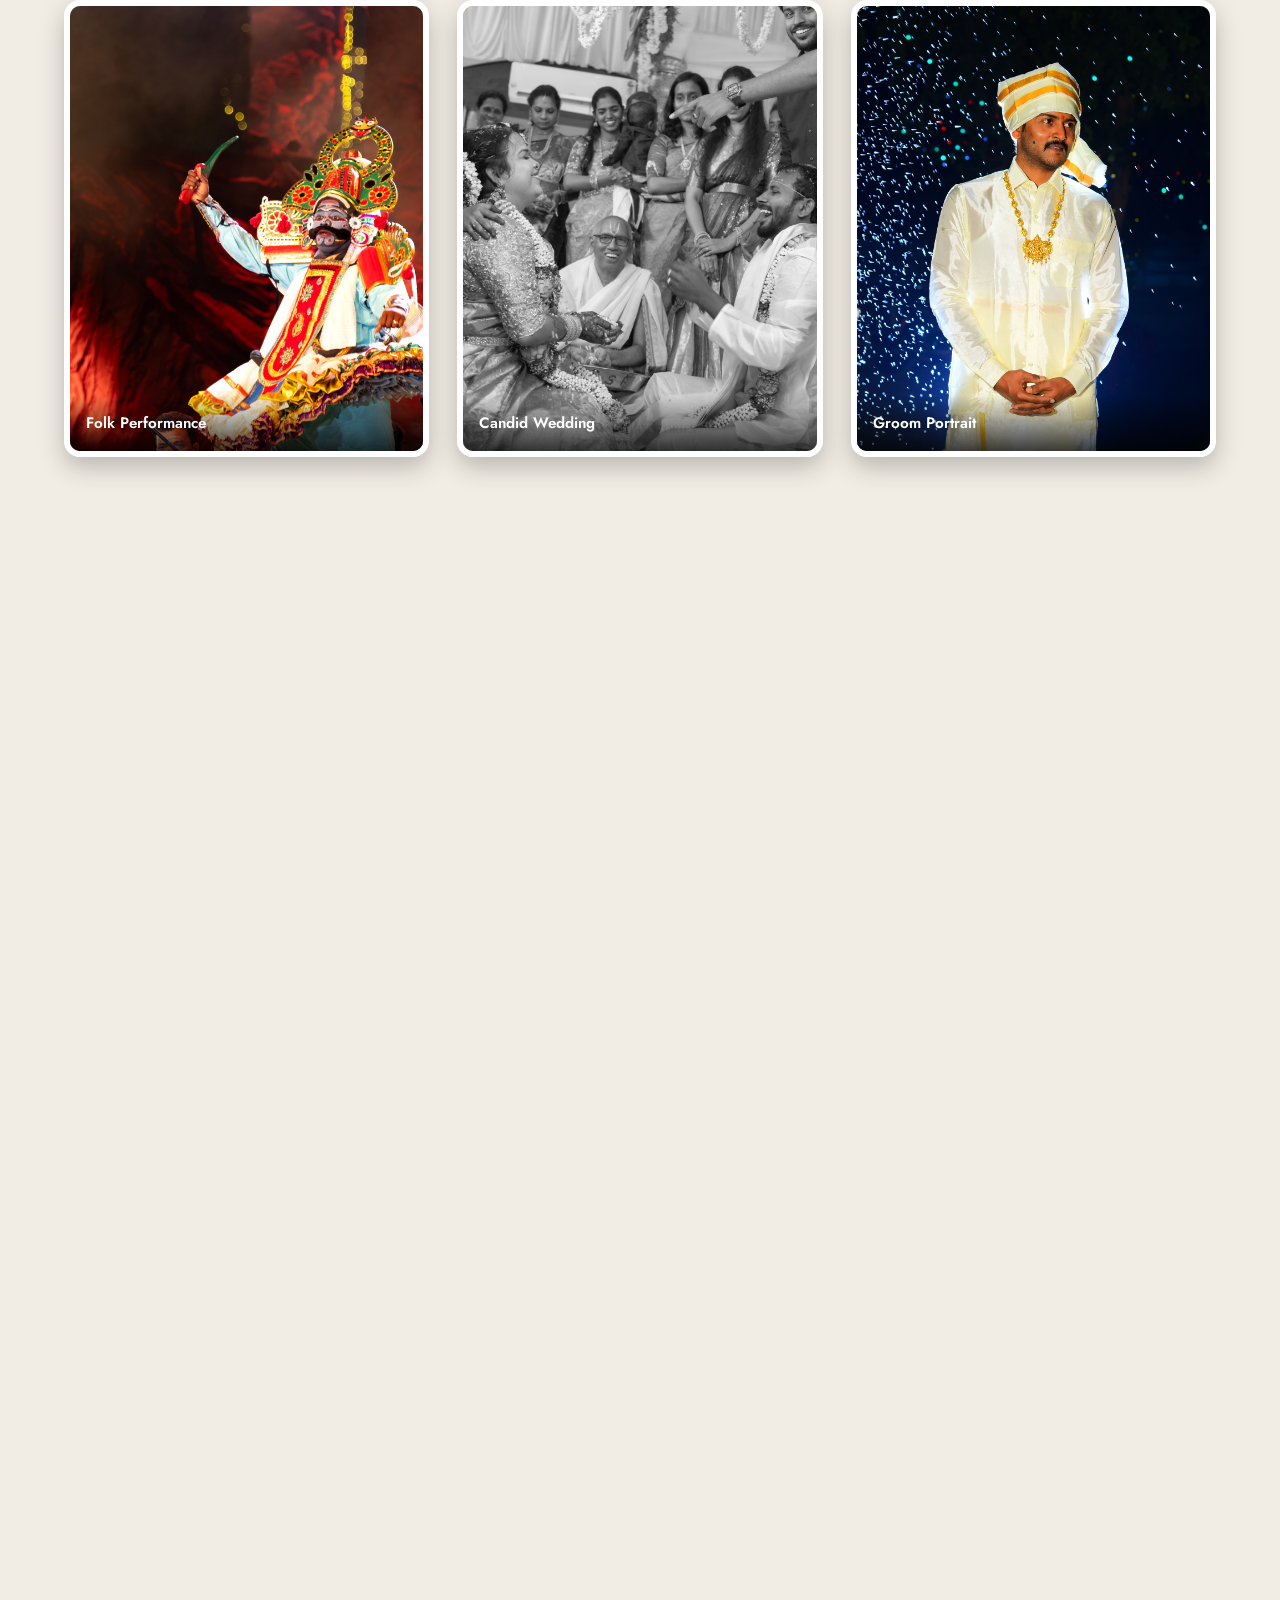
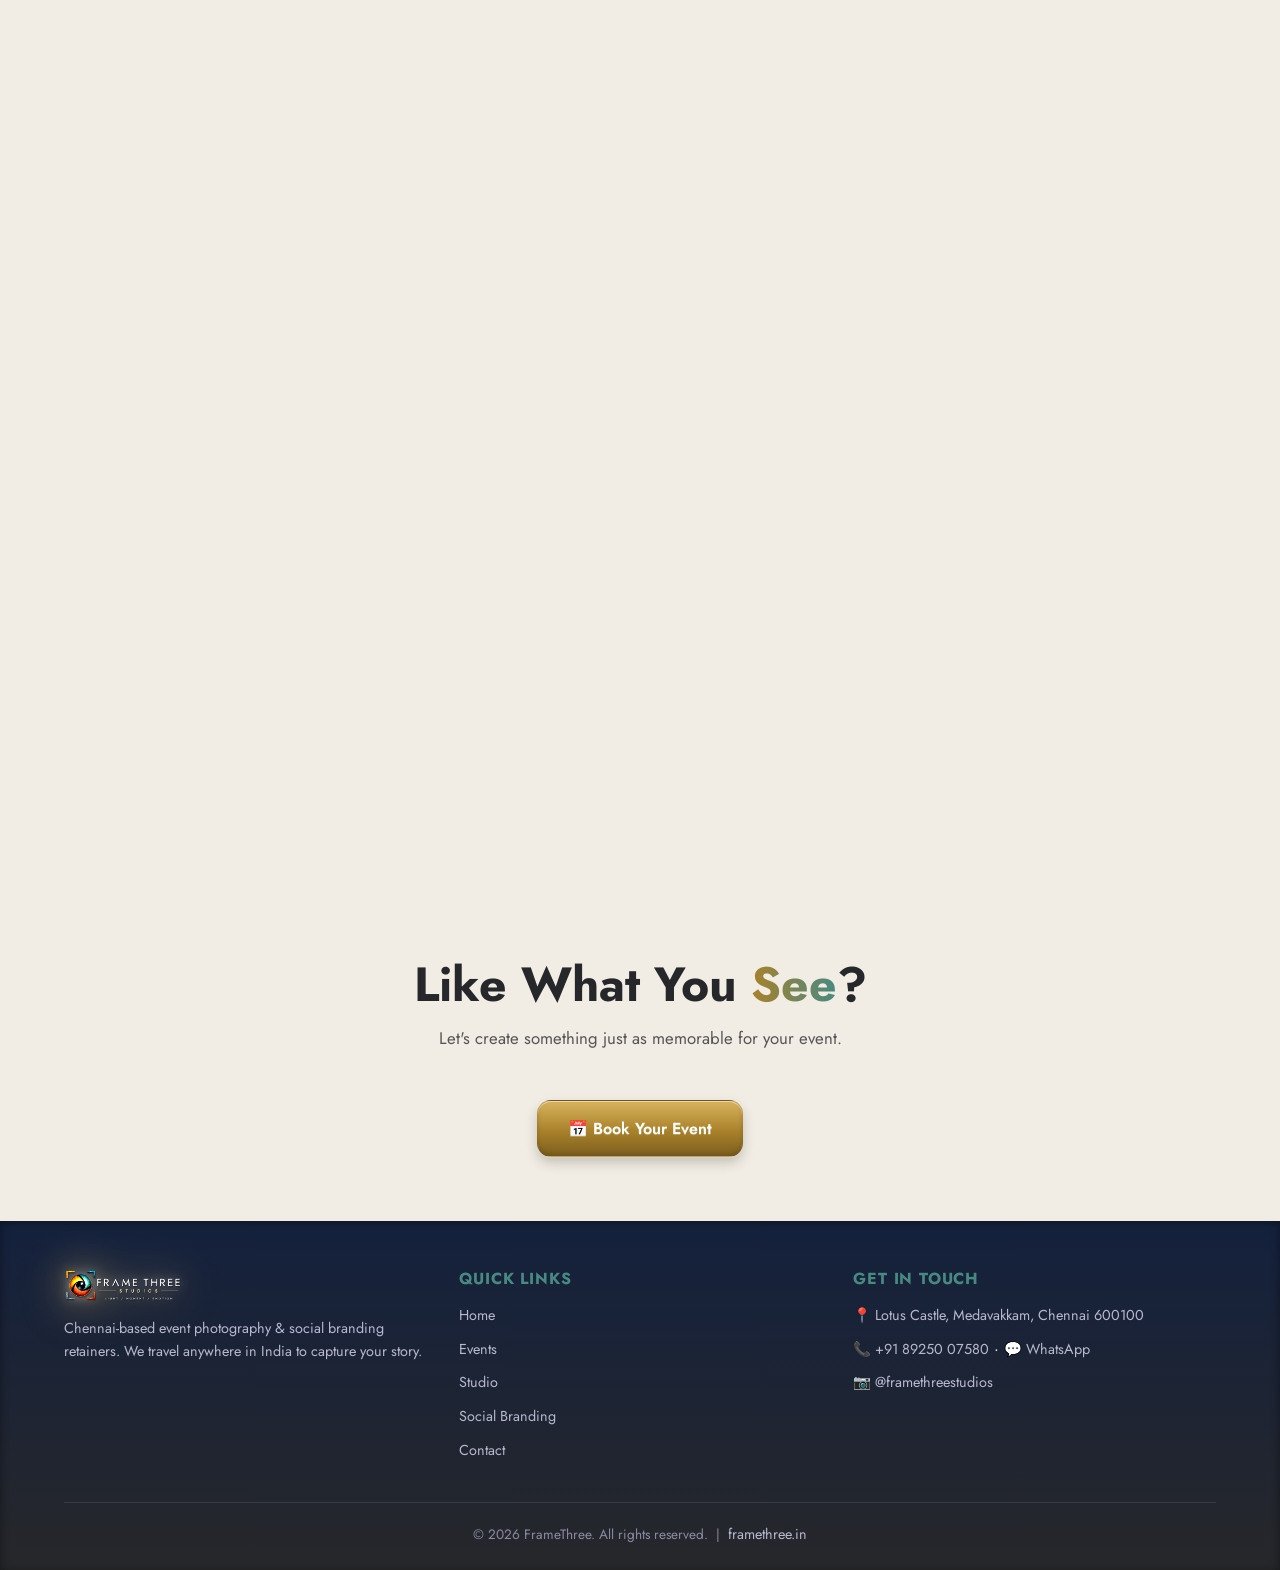
<file: portfolio.html>
<!DOCTYPE html>
<html lang="en">
<head>
<meta charset="UTF-8">
<meta name="viewport" content="width=device-width, initial-scale=1.0">
<title>Portfolio | FrameThree, Chennai</title>
<meta name="description" content="Full photography portfolio from FrameThree, based in Chennai — weddings, celebrations, maternity sessions & cinematic moments captured across India.">
<link rel="canonical" href="https://framethree.in/portfolio.html">
<link rel="icon" type="image/png" href="/assets/favicon.png">
<meta property="og:type" content="website">
<meta property="og:site_name" content="FrameThree">
<meta property="og:title" content="Portfolio | FrameThree">
<meta property="og:description" content="Full photography portfolio from FrameThree, based in Chennai — weddings, celebrations, maternity sessions & cinematic moments captured across India.">
<meta property="og:url" content="https://framethree.in/portfolio.html">
<meta property="og:image" content="https://framethree.in/photos/bride1.jpg">
<meta name="twitter:card" content="summary_large_image">
<meta name="twitter:title" content="Portfolio | FrameThree">
<meta name="twitter:description" content="Full photography portfolio from FrameThree, based in Chennai — weddings, celebrations, maternity sessions & cinematic moments captured across India.">
<meta name="twitter:image" content="https://framethree.in/photos/bride1.jpg">
<link rel="preconnect" href="https://fonts.googleapis.com">
<link rel="preconnect" href="https://fonts.gstatic.com" crossorigin>
<link rel="preload" as="style" href="https://fonts.googleapis.com/css2?family=Jost:wght@300;400;500;600;700;800&display=swap">
<link href="https://fonts.googleapis.com/css2?family=Jost:wght@300;400;500;600;700;800&display=swap" rel="stylesheet" media="print" onload="this.media='all'">
<noscript><link href="https://fonts.googleapis.com/css2?family=Jost:wght@300;400;500;600;700;800&display=swap" rel="stylesheet"></noscript>
<link rel="stylesheet" href="./css/style.css">
</head>
<body>

<header class="navbar">
  <div class="container">
    <a href="./index.html" class="logo"><img src="./assets/frame-three-studios-logo.png" alt="FrameThree Studios" class="logo-img"></a>
    <nav class="nav-links" id="navLinks">
      <a href="./index.html">Home</a>
      <a href="./events.html">Events</a>
      <a href="./studio/">Studio</a>
      <a href="./social-branding.html">Social Branding</a>
      <a href="./contact.html">Contact</a>
    </nav>
    <button class="nav-toggle" id="navToggle" aria-label="Toggle menu"><span></span><span></span><span></span></button>
  </div>
</header>

<section class="hero" style="min-height:50vh;">
  <div class="hero-bg"></div>
  <div class="hero-grid"></div>
  <span class="blob blob-1"></span>
  <span class="blob blob-2"></span>
  <div class="hero-content">
    <span class="hero-eyebrow">✨ Our Work</span>
    <h1 class="hero-title">The Full <span class="gradient-text">Portfolio</span></h1>
    <p class="hero-sub">Every frame tells a story — a closer look at weddings, celebrations, maternity sessions & cinematic moments we've captured.</p>
  </div>
</section>

<section class="section">
  <div class="container">
    <div class="grid grid-3">
      <div class="gallery-item fade-in"><img src="./photos/wedding.jpg" alt="Wedding" data-fallback loading="lazy"><span class="gallery-caption">Wedding</span></div>
      <div class="gallery-item fade-in"><img src="./photos/prewedding.jpg" alt="Pre-wedding shoot" data-fallback loading="lazy"><span class="gallery-caption">Pre-Wedding</span></div>
      <div class="gallery-item fade-in"><img src="./photos/birthday.jpeg" alt="Birthday party" data-fallback loading="lazy"><span class="gallery-caption">Birthday</span></div>
      <div class="gallery-item fade-in"><img src="./photos/celeb.jpeg" alt="Celebration" data-fallback loading="lazy"><span class="gallery-caption">Celebration</span></div>
      <div class="gallery-item fade-in"><img src="./photos/maternity.jpeg" alt="Maternity session" data-fallback loading="lazy"><span class="gallery-caption">Maternity</span></div>
      <div class="gallery-item fade-in"><img src="./photos/cinematic.jpeg" alt="Cinematic still" data-fallback loading="lazy"><span class="gallery-caption">Cinematic</span></div>
      <div class="gallery-item fade-in"><img src="./photos/cr1.jpg" alt="Cultural performance" data-fallback loading="lazy"><span class="gallery-caption">Folk Performance</span></div>
      <div class="gallery-item fade-in"><img src="./photos/cr2.jpg" alt="Candid wedding moment" data-fallback loading="lazy"><span class="gallery-caption">Candid Wedding</span></div>
      <div class="gallery-item fade-in"><img src="./photos/cr3.jpg" alt="Groom portrait" data-fallback loading="lazy"><span class="gallery-caption">Groom Portrait</span></div>
      <div class="gallery-item fade-in"><img src="./photos/cr4.jpg" alt="Live performance" data-fallback loading="lazy"><span class="gallery-caption">Live Performance</span></div>
      <div class="gallery-item fade-in"><img src="./photos/cr5.jpg" alt="Bride portrait" data-fallback loading="lazy" style="object-position:center 15%;"><span class="gallery-caption">Bride Portrait</span></div>
      <div class="gallery-item fade-in"><img src="./photos/bride1.jpg" alt="Bridal makeup close-up" data-fallback loading="lazy"><span class="gallery-caption">Bridal Glam</span></div>
      <div class="gallery-item fade-in"><img src="./photos/wedding1.jpg" alt="Bridal jewelry moment" data-fallback loading="lazy"><span class="gallery-caption">Bridal Jewelry</span></div>
      <div class="gallery-item fade-in"><img src="./photos/wedding3.jpg" alt="Couple forehead touch" data-fallback loading="lazy"><span class="gallery-caption">Wedding Ritual</span></div>
      <div class="gallery-item fade-in"><img src="./photos/maternity1.jpg" alt="Family maternity shoot" data-fallback loading="lazy"><span class="gallery-caption">Family Moments</span></div>
      <div class="gallery-item fade-in"><img src="./photos/baby.jpg" alt="Kids candid portrait" data-fallback loading="lazy"><span class="gallery-caption">Kids & Family</span></div>
      <div class="gallery-item fade-in"><img src="./photos/portrait.jpg" alt="Casual portrait" data-fallback loading="lazy"><span class="gallery-caption">Portrait</span></div>
      <div class="gallery-item fade-in"><img src="./photos/nandini-1.jpg" alt="Candid outdoor saree portrait" data-fallback loading="lazy"><span class="gallery-caption">Lifestyle Portrait</span></div>
      <div class="gallery-item fade-in"><img src="./photos/infant.jpeg" alt="Newborn close-up portrait" data-fallback loading="lazy"><span class="gallery-caption">Newborn</span></div>
      <div class="gallery-item fade-in"><img src="./photos/product1.jpeg" alt="Pearl earrings product shot" data-fallback loading="lazy"><span class="gallery-caption">Product Shoot</span></div>
      <div class="gallery-item fade-in"><img src="./photos/product2.jpeg" alt="Traditional gold earrings product shot" data-fallback loading="lazy"><span class="gallery-caption">Jewelry Shoot</span></div>
    </div>
  </div>
</section>

<section class="section-tight">
  <div class="container" style="text-align:center;">
    <h2 class="section-title">Like What You <span class="gradient-text">See</span>?</h2>
    <p class="section-subtitle">Let's create something just as memorable for your event.</p>
    <div class="cta-row">
      <a href="./contact.html" class="btn btn-primary">📅 Book Your Event</a>
    </div>
  </div>
</section>

<footer class="footer">
  <div class="container">
    <div class="footer-grid">
      <div>
        <div class="footer-logo"><img src="./assets/frame-three-studios-logo.png" alt="FrameThree Studios" class="logo-img logo-img-sm"></div>
        <p>Chennai-based event photography & social branding retainers. We travel anywhere in India to capture your story.</p>
      </div>
      <div>
        <h4>Quick Links</h4>
        <ul>
          <li><a href="./index.html">Home</a></li>
          <li><a href="./events.html">Events</a></li>
          <li><a href="./studio/">Studio</a></li>
          <li><a href="./social-branding.html">Social Branding</a></li>
          <li><a href="./contact.html">Contact</a></li>
        </ul>
      </div>
      <div>
        <h4>Get In Touch</h4>
        <ul>
          <li><a href="https://www.google.com/maps/place/Frame+Three+Studios/@12.909007,80.1951755,17z" target="_blank" rel="noopener">📍 Lotus Castle, Medavakkam, Chennai 600100</a></li>
          <li><a href="tel:+918925007580">📞 +91 89250 07580</a> · <a href="https://wa.me/918925007580" target="_blank" rel="noopener">💬 WhatsApp</a></li>
          <li><a href="https://instagram.com/framethreestudios" target="_blank" rel="noopener">📷 @framethreestudios</a></li>
        </ul>
      </div>
    </div>
    <div class="footer-bottom">
      &copy; 2026 FrameThree. All rights reserved. &nbsp;|&nbsp; <a href="https://framethree.in/" target="_blank" rel="noopener">framethree.in</a>
    </div>
  </div>
</footer>

<a href="https://wa.me/918925007580?text=Hi%20FrameThree!%20I%27d%20like%20to%20know%20more%20about%20your%20photography%20%26%20social%20branding%20services." target="_blank" rel="noopener" class="whatsapp-fab" aria-label="Chat with us on WhatsApp">
  <svg viewBox="0 0 32 32" xmlns="http://www.w3.org/2000/svg"><path d="M16.004 3C9.377 3 4 8.373 4 15c0 2.386.703 4.606 1.912 6.47L4 29l7.72-1.876A11.94 11.94 0 0 0 16.004 27C22.63 27 28 21.627 28 15S22.63 3 16.004 3Zm6.982 16.646c-.298.836-1.476 1.554-2.435 1.76-.647.14-1.494.25-4.34-.933-3.64-1.508-5.99-5.19-6.174-5.432-.177-.243-1.478-1.967-1.478-3.753 0-1.786.94-2.664 1.273-3.03.298-.325.65-.406.867-.406.217 0 .434.002.624.012.2.01.469-.076.734.56.298.717.947 2.503 1.03 2.685.083.182.14.396.028.64-.11.242-.166.395-.325.607-.16.213-.34.475-.485.638-.16.182-.328.379-.14.702.19.323.842 1.39 1.807 2.253 1.242 1.11 2.288 1.454 2.61 1.618.323.166.51.14.7-.083.19-.223.808-.943.984-1.5.176-.556.352-.463.596-.278.243.185 1.545.727 1.81.86.264.13.44.196.503.305.063.11.063.638-.235 1.475Z"/></svg>
</a>

<script src="./js/shared.js" defer></script>
</body>
</html>
</file>
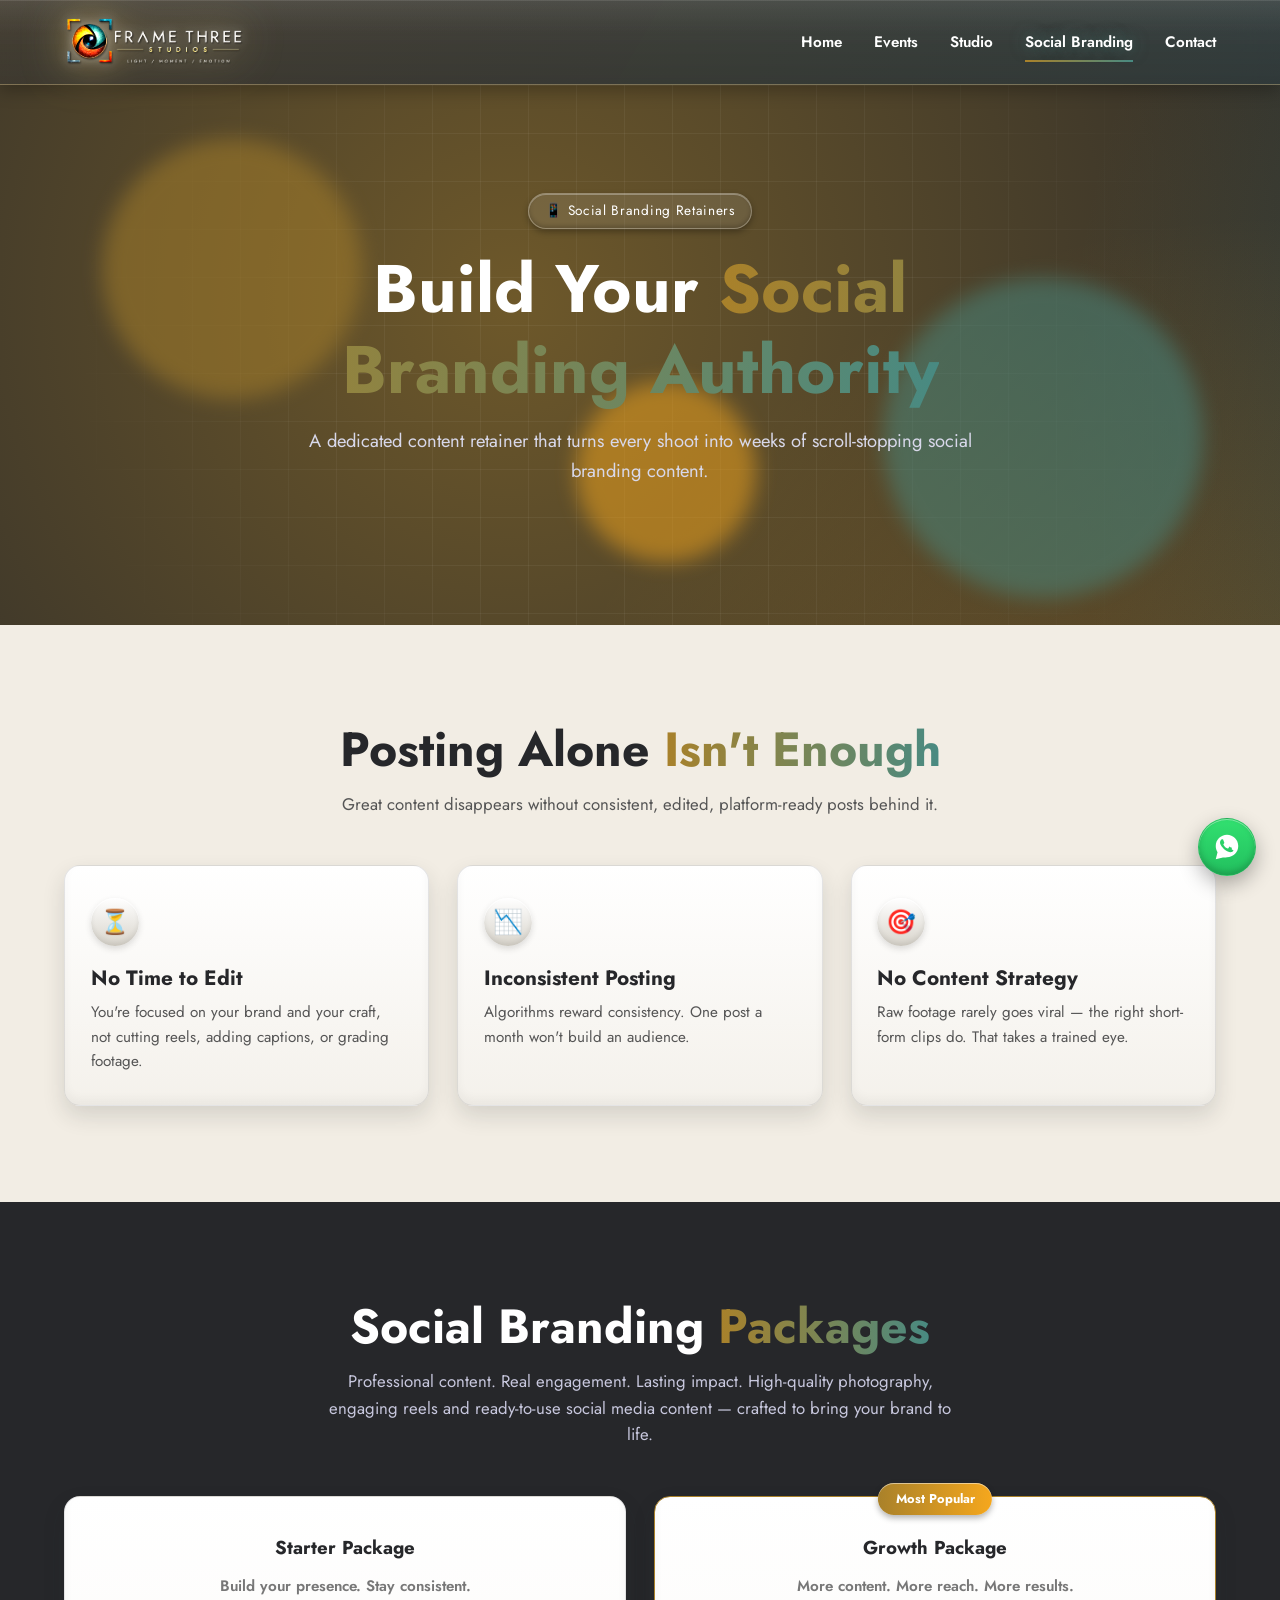
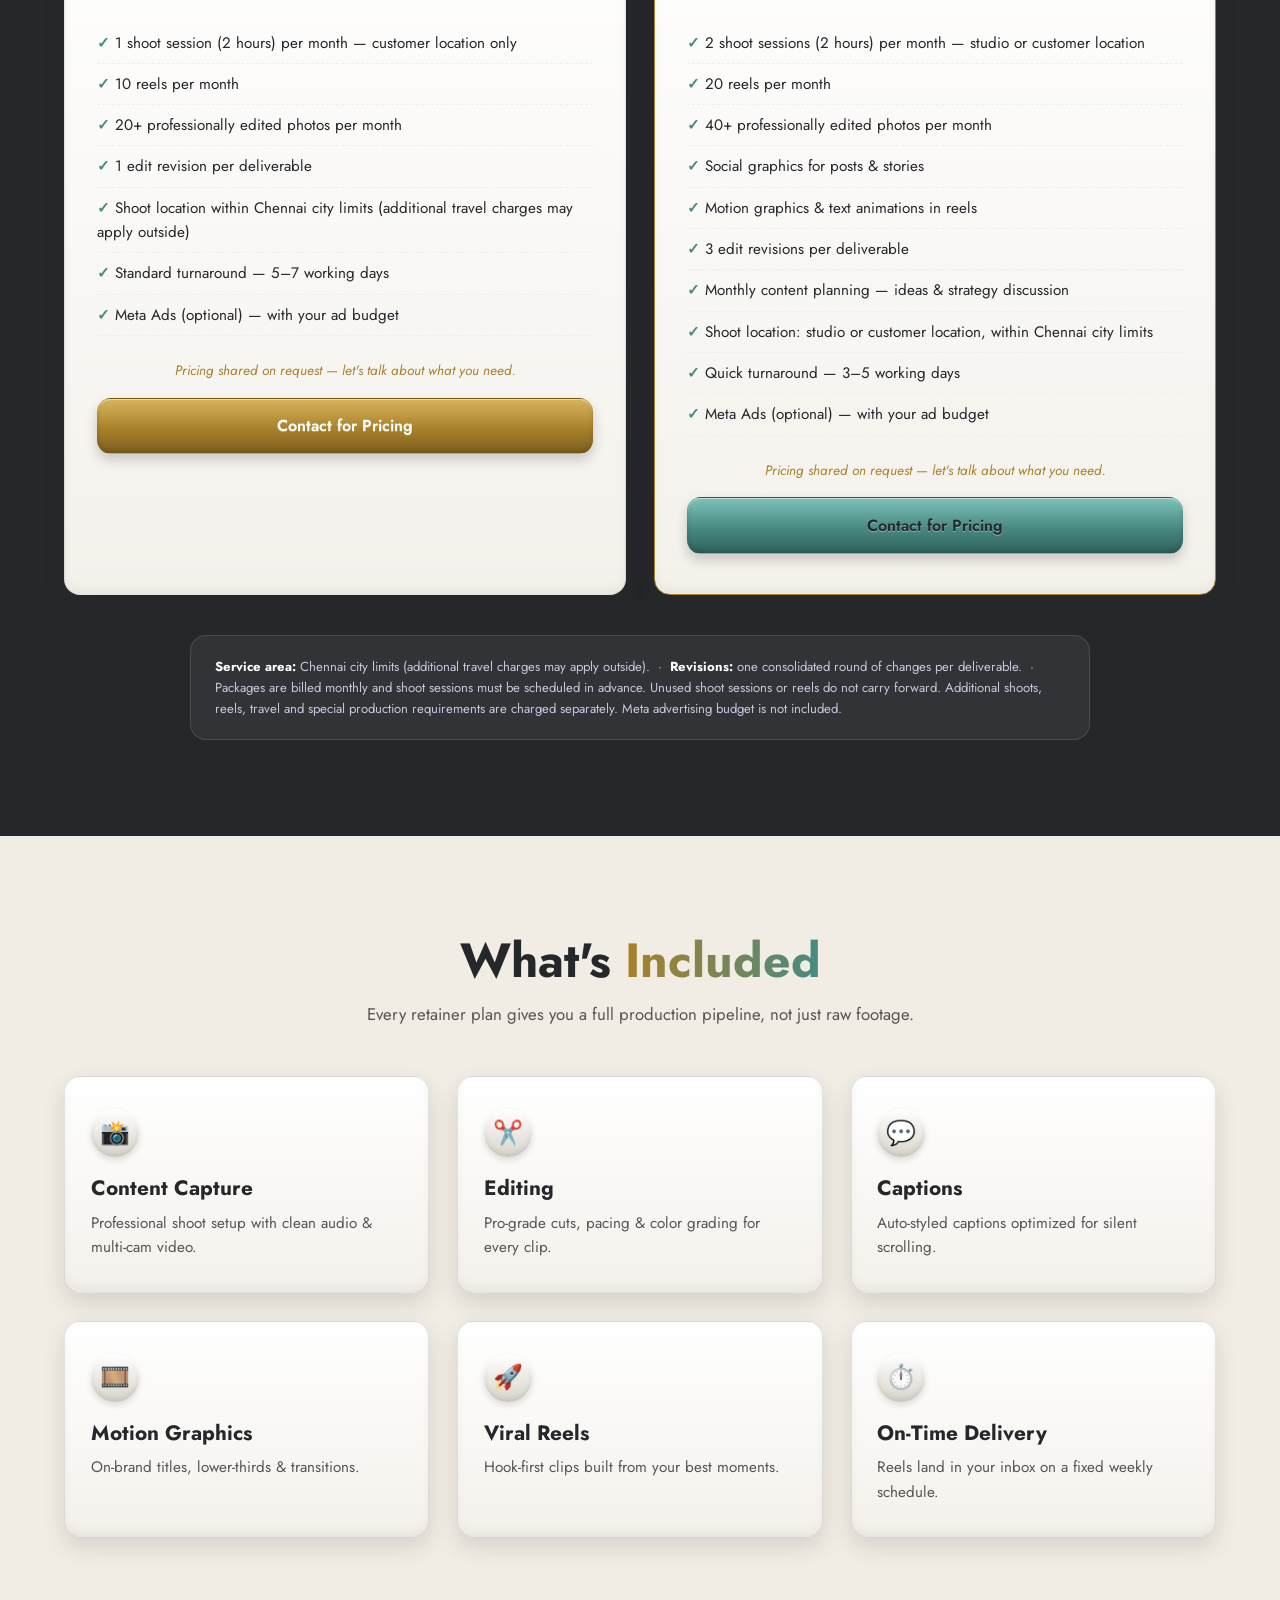
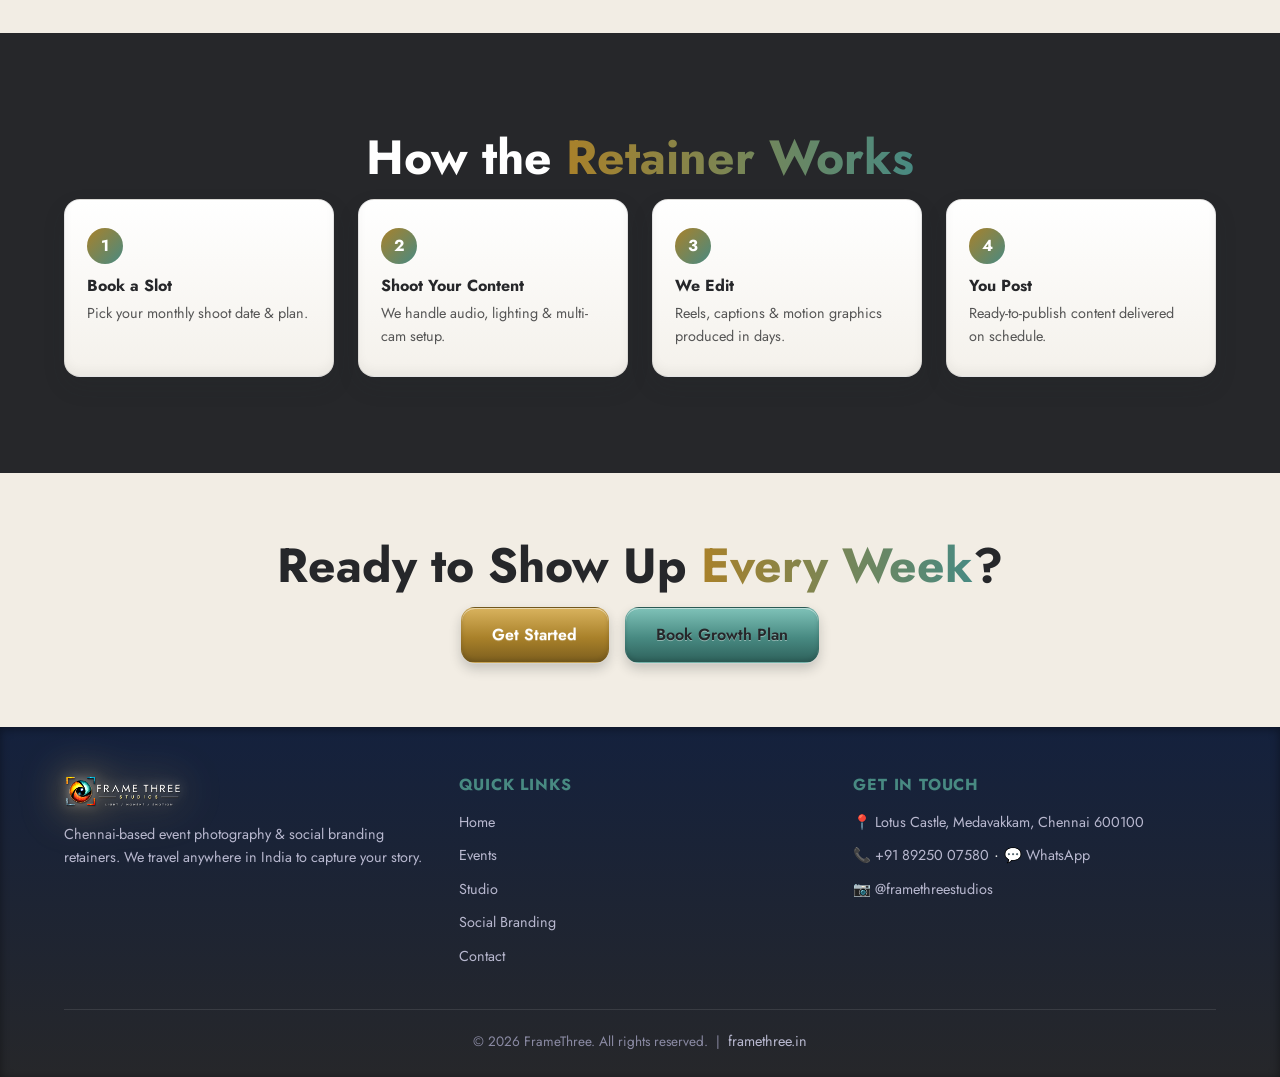
<file: social-branding.html>
<!DOCTYPE html>
<html lang="en">
<head>
<meta charset="UTF-8">
<meta name="viewport" content="width=device-width, initial-scale=1.0">
<title>Social Branding Retainers in Chennai | FrameThree</title>
<meta name="description" content="Monthly social branding retainers from FrameThree, based in Chennai — content shoots, editing, captions, motion graphics & viral reels delivered on time.">
<link rel="canonical" href="https://framethree.in/social-branding.html">
<link rel="icon" type="image/png" href="/assets/favicon.png">
<meta property="og:type" content="website">
<meta property="og:site_name" content="FrameThree">
<meta property="og:title" content="Social Branding Retainers | FrameThree">
<meta property="og:description" content="Monthly social branding retainers from FrameThree, based in Chennai — content shoots, editing, captions, motion graphics & viral reels delivered on time.">
<meta property="og:url" content="https://framethree.in/social-branding.html">
<meta property="og:image" content="https://framethree.in/photos/cr4.jpg">
<meta name="twitter:card" content="summary_large_image">
<meta name="twitter:title" content="Social Branding Retainers | FrameThree">
<meta name="twitter:description" content="Monthly social branding retainers from FrameThree, based in Chennai — content shoots, editing, captions, motion graphics & viral reels delivered on time.">
<meta name="twitter:image" content="https://framethree.in/photos/cr4.jpg">
<link rel="preconnect" href="https://fonts.googleapis.com">
<link rel="preconnect" href="https://fonts.gstatic.com" crossorigin>
<link rel="preload" as="style" href="https://fonts.googleapis.com/css2?family=Jost:wght@300;400;500;600;700;800&display=swap">
<link href="https://fonts.googleapis.com/css2?family=Jost:wght@300;400;500;600;700;800&display=swap" rel="stylesheet" media="print" onload="this.media='all'">
<noscript><link href="https://fonts.googleapis.com/css2?family=Jost:wght@300;400;500;600;700;800&display=swap" rel="stylesheet"></noscript>
<link rel="stylesheet" href="./css/style.css">
</head>
<body>

<header class="navbar">
  <div class="container">
    <a href="./index.html" class="logo"><img src="./assets/frame-three-studios-logo.png" alt="FrameThree Studios" class="logo-img"></a>
    <nav class="nav-links" id="navLinks">
      <a href="./index.html">Home</a>
      <a href="./events.html">Events</a>
      <a href="./studio/">Studio</a>
      <a href="./social-branding.html" class="active">Social Branding</a>
      <a href="./contact.html">Contact</a>
    </nav>
    <button class="nav-toggle" id="navToggle" aria-label="Toggle menu"><span></span><span></span><span></span></button>
  </div>
</header>

<section class="hero" style="min-height:60vh;">
  <div class="hero-bg"></div>
  <div class="hero-grid"></div>
  <span class="blob blob-1"></span>
  <span class="blob blob-2"></span>
  <span class="blob blob-3"></span>
  <div class="hero-content">
    <span class="hero-eyebrow">📱 Social Branding Retainers</span>
    <h1 class="hero-title">Build Your <span class="gradient-text">Social Branding Authority</span></h1>
    <p class="hero-sub">A dedicated content retainer that turns every shoot into weeks of scroll-stopping social branding content.</p>
  </div>
</section>

<section class="section">
  <div class="container">
    <h2 class="section-title">Posting Alone <span class="gradient-text">Isn't Enough</span></h2>
    <p class="section-subtitle">Great content disappears without consistent, edited, platform-ready posts behind it.</p>
    <div class="grid grid-3">
      <div class="card fade-in">
        <div class="card-icon">⏳</div>
        <h3>No Time to Edit</h3>
        <p>You're focused on your brand and your craft, not cutting reels, adding captions, or grading footage.</p>
      </div>
      <div class="card fade-in">
        <div class="card-icon">📉</div>
        <h3>Inconsistent Posting</h3>
        <p>Algorithms reward consistency. One post a month won't build an audience.</p>
      </div>
      <div class="card fade-in">
        <div class="card-icon">🎯</div>
        <h3>No Content Strategy</h3>
        <p>Raw footage rarely goes viral — the right short-form clips do. That takes a trained eye.</p>
      </div>
    </div>
  </div>
</section>

<section class="section section-dark">
  <div class="container">
    <h2 class="section-title">Social Branding <span class="gradient-text">Packages</span></h2>
    <p class="section-subtitle">Professional content. Real engagement. Lasting impact. High-quality photography, engaging reels and ready-to-use social media content — crafted to bring your brand to life.</p>
    <div class="grid grid-2">
      <div class="pricing-card fade-in">
        <h3>Starter Package</h3>
        <p class="pricing-tagline">Build your presence. Stay consistent.</p>
        <ul class="pricing-features">
          <li>1 shoot session (2 hours) per month — customer location only</li>
          <li>10 reels per month</li>
          <li>20+ professionally edited photos per month</li>
          <li>1 edit revision per deliverable</li>
          <li>Shoot location within Chennai city limits (additional travel charges may apply outside)</li>
          <li>Standard turnaround — 5–7 working days</li>
          <li>Meta Ads (optional) — with your ad budget</li>
        </ul>
        <p class="pricing-contact-note">Pricing shared on request — let's talk about what you need.</p>
        <a href="./contact.html" class="btn btn-primary" style="width:100%; justify-content:center;">Contact for Pricing</a>
      </div>
      <div class="pricing-card popular fade-in">
        <span class="badge-popular">Most Popular</span>
        <h3>Growth Package</h3>
        <p class="pricing-tagline">More content. More reach. More results.</p>
        <ul class="pricing-features">
          <li>2 shoot sessions (2 hours) per month — studio or customer location</li>
          <li>20 reels per month</li>
          <li>40+ professionally edited photos per month</li>
          <li>Social graphics for posts & stories</li>
          <li>Motion graphics & text animations in reels</li>
          <li>3 edit revisions per deliverable</li>
          <li>Monthly content planning — ideas & strategy discussion</li>
          <li>Shoot location: studio or customer location, within Chennai city limits</li>
          <li>Quick turnaround — 3–5 working days</li>
          <li>Meta Ads (optional) — with your ad budget</li>
        </ul>
        <p class="pricing-contact-note">Pricing shared on request — let's talk about what you need.</p>
        <a href="./contact.html" class="btn btn-secondary" style="width:100%; justify-content:center;">Contact for Pricing</a>
      </div>
    </div>
    <p class="pricing-footnote">
      <strong>Service area:</strong> Chennai city limits (additional travel charges may apply outside). &nbsp;·&nbsp;
      <strong>Revisions:</strong> one consolidated round of changes per deliverable. &nbsp;·&nbsp;
      Packages are billed monthly and shoot sessions must be scheduled in advance. Unused shoot sessions or reels do not carry forward. Additional shoots, reels, travel and special production requirements are charged separately. Meta advertising budget is not included.
    </p>
  </div>
</section>

<section class="section">
  <div class="container">
    <h2 class="section-title">What's <span class="gradient-text">Included</span></h2>
    <p class="section-subtitle">Every retainer plan gives you a full production pipeline, not just raw footage.</p>
    <div class="grid grid-6">
      <div class="card fade-in"><div class="card-icon">📸</div><h3>Content Capture</h3><p>Professional shoot setup with clean audio & multi-cam video.</p></div>
      <div class="card fade-in"><div class="card-icon">✂️</div><h3>Editing</h3><p>Pro-grade cuts, pacing & color grading for every clip.</p></div>
      <div class="card fade-in"><div class="card-icon">💬</div><h3>Captions</h3><p>Auto-styled captions optimized for silent scrolling.</p></div>
      <div class="card fade-in"><div class="card-icon">🎞️</div><h3>Motion Graphics</h3><p>On-brand titles, lower-thirds & transitions.</p></div>
      <div class="card fade-in"><div class="card-icon">🚀</div><h3>Viral Reels</h3><p>Hook-first clips built from your best moments.</p></div>
      <div class="card fade-in"><div class="card-icon">⏱️</div><h3>On-Time Delivery</h3><p>Reels land in your inbox on a fixed weekly schedule.</p></div>
    </div>
  </div>
</section>

<section class="section section-dark">
  <div class="container">
    <h2 class="section-title">How the <span class="gradient-text">Retainer Works</span></h2>
    <div class="steps">
      <div class="step fade-in"><h4>Book a Slot</h4><p>Pick your monthly shoot date & plan.</p></div>
      <div class="step fade-in"><h4>Shoot Your Content</h4><p>We handle audio, lighting & multi-cam setup.</p></div>
      <div class="step fade-in"><h4>We Edit</h4><p>Reels, captions & motion graphics produced in days.</p></div>
      <div class="step fade-in"><h4>You Post</h4><p>Ready-to-publish content delivered on schedule.</p></div>
    </div>
  </div>
</section>

<section class="section-tight">
  <div class="container" style="text-align:center;">
    <h2 class="section-title">Ready to Show Up <span class="gradient-text">Every Week</span>?</h2>
    <div class="cta-row">
      <a href="./contact.html" class="btn btn-primary">Get Started</a>
      <a href="./contact.html" class="btn btn-secondary">Book Growth Plan</a>
    </div>
  </div>
</section>

<footer class="footer">
  <div class="container">
    <div class="footer-grid">
      <div>
        <div class="footer-logo"><img src="./assets/frame-three-studios-logo.png" alt="FrameThree Studios" class="logo-img logo-img-sm"></div>
        <p>Chennai-based event photography & social branding retainers. We travel anywhere in India to capture your story.</p>
      </div>
      <div>
        <h4>Quick Links</h4>
        <ul>
          <li><a href="./index.html">Home</a></li>
          <li><a href="./events.html">Events</a></li>
          <li><a href="./studio/">Studio</a></li>
          <li><a href="./social-branding.html">Social Branding</a></li>
          <li><a href="./contact.html">Contact</a></li>
        </ul>
      </div>
      <div>
        <h4>Get In Touch</h4>
        <ul>
          <li><a href="https://www.google.com/maps/place/Frame+Three+Studios/@12.909007,80.1951755,17z" target="_blank" rel="noopener">📍 Lotus Castle, Medavakkam, Chennai 600100</a></li>
          <li><a href="tel:+918925007580">📞 +91 89250 07580</a> · <a href="https://wa.me/918925007580" target="_blank" rel="noopener">💬 WhatsApp</a></li>
          <li><a href="https://instagram.com/framethreestudios" target="_blank" rel="noopener">📷 @framethreestudios</a></li>
        </ul>
      </div>
    </div>
    <div class="footer-bottom">
      &copy; 2026 FrameThree. All rights reserved. &nbsp;|&nbsp; <a href="https://framethree.in/" target="_blank" rel="noopener">framethree.in</a>
    </div>
  </div>
</footer>

<a href="https://wa.me/918925007580?text=Hi%20FrameThree!%20I%27d%20like%20to%20know%20more%20about%20your%20photography%20%26%20social%20branding%20services." target="_blank" rel="noopener" class="whatsapp-fab" aria-label="Chat with us on WhatsApp">
  <svg viewBox="0 0 32 32" xmlns="http://www.w3.org/2000/svg"><path d="M16.004 3C9.377 3 4 8.373 4 15c0 2.386.703 4.606 1.912 6.47L4 29l7.72-1.876A11.94 11.94 0 0 0 16.004 27C22.63 27 28 21.627 28 15S22.63 3 16.004 3Zm6.982 16.646c-.298.836-1.476 1.554-2.435 1.76-.647.14-1.494.25-4.34-.933-3.64-1.508-5.99-5.19-6.174-5.432-.177-.243-1.478-1.967-1.478-3.753 0-1.786.94-2.664 1.273-3.03.298-.325.65-.406.867-.406.217 0 .434.002.624.012.2.01.469-.076.734.56.298.717.947 2.503 1.03 2.685.083.182.14.396.028.64-.11.242-.166.395-.325.607-.16.213-.34.475-.485.638-.16.182-.328.379-.14.702.19.323.842 1.39 1.807 2.253 1.242 1.11 2.288 1.454 2.61 1.618.323.166.51.14.7-.083.19-.223.808-.943.984-1.5.176-.556.352-.463.596-.278.243.185 1.545.727 1.81.86.264.13.44.196.503.305.063.11.063.638-.235 1.475Z"/></svg>
</a>

<script src="./js/shared.js" defer></script>
</body>
</html>
</file>
<file: css/style.css>
/* ==========================================================================
   FrameThree — Shared Stylesheet
   ========================================================================== */

:root {
  --primary: #A9812A;
  --secondary: #488A82;
  --accent: #F5A71D;
  --dark: #26272A;
  --light: #F2EDE4;

  --font-head: 'Jost', 'Segoe UI', sans-serif;
  --font-body: 'Jost', 'Segoe UI', sans-serif;

  --section-pad: 2rem;
  --radius: 16px;
  --shadow: 0 10px 30px rgba(38, 39, 42, 0.15);
  --shadow-hover: 0 20px 45px rgba(169, 129, 42, 0.35);
}

* { margin: 0; padding: 0; box-sizing: border-box; }

html { scroll-behavior: smooth; }

body {
  font-family: var(--font-body);
  background: var(--light);
  color: var(--dark);
  line-height: 1.6;
  overflow-x: hidden;
}

h1, h2, h3, h4 {
  font-family: var(--font-head);
  font-weight: 700;
  line-height: 1.2;
}

a { text-decoration: none; color: inherit; }
ul { list-style: none; }
img { max-width: 100%; display: block; }

.container {
  width: 100%;
  max-width: 1200px;
  margin: 0 auto;
  padding: 0 1.5rem;
}

.section {
  padding: calc(var(--section-pad) * 3) 0;
}

.section-tight { padding: calc(var(--section-pad) * 2) 0; }

.section-title {
  text-align: center;
  font-size: clamp(2rem, 4vw, 3rem);
  margin-bottom: 0.75rem;
}

.section-subtitle {
  text-align: center;
  max-width: 640px;
  margin: 0 auto 3rem;
  color: #555;
  font-size: 1.05rem;
}

.gradient-text {
  background: linear-gradient(90deg, var(--primary), var(--secondary));
  -webkit-background-clip: text;
  background-clip: text;
  color: transparent;
}

/* ---------- Buttons ---------- */
.btn {
  display: inline-flex;
  align-items: center;
  gap: 0.5rem;
  padding: 0.9rem 1.9rem;
  border-radius: 50px;
  font-weight: 600;
  font-size: 1rem;
  border: none;
  cursor: pointer;
  transition: transform 0.25s ease, box-shadow 0.25s ease;
}

.btn-primary {
  background: linear-gradient(90deg, var(--primary), #D9B35E);
  color: #fff;
  box-shadow: 0 8px 20px rgba(169, 129, 42, 0.4);
}

.btn-secondary {
  background: linear-gradient(90deg, var(--secondary), #7FC2B8);
  color: var(--dark);
  box-shadow: 0 8px 20px rgba(72, 138, 130, 0.35);
}

.btn-outline {
  background: transparent;
  color: #fff;
  border: 2px solid #fff;
}

.btn-whatsapp {
  background: linear-gradient(90deg, #25d366, #1fb955);
  color: #fff;
  box-shadow: 0 8px 20px rgba(37, 211, 102, 0.4);
}

.btn:hover { transform: translateY(-4px); box-shadow: var(--shadow-hover); }

.cta-row {
  display: flex;
  flex-wrap: wrap;
  gap: 1rem;
  justify-content: center;
}

/* ---------- Navigation ---------- */
.navbar {
  position: sticky;
  top: 0;
  z-index: 1000;
  background:
    linear-gradient(120deg, rgba(169, 129, 42, 0.22), rgba(72, 138, 130, 0.22)),
    rgba(0, 0, 0, 0.72);
  backdrop-filter: blur(20px) saturate(100%);
  -webkit-backdrop-filter: blur(20px) saturate(100%);
  border-bottom: 1px solid rgba(255, 255, 255, 0.1);
}

.navbar .container {
  display: flex;
  align-items: center;
  justify-content: space-between;
  padding-top: 1rem;
  padding-bottom: 1rem;
}

.logo {
  display: flex;
  align-items: center;
  gap: 0.65rem;
  color: #fff;
}

.logo-mark {
  display: inline-flex;
  align-items: center;
  justify-content: center;
  flex-shrink: 0;
  width: 36px;
  height: 36px;
  border-radius: 9px;
  background: transparent;
  border: 2px solid var(--primary);
  transform: rotate(45deg);
  box-shadow: 0 0 14px rgba(72, 138, 130, 0.5);
  transition: transform 0.3s ease, box-shadow 0.3s ease, border-color 0.3s ease;
}

.logo:hover .logo-mark { transform: rotate(45deg) scale(1.08); border-color: var(--secondary); box-shadow: 0 0 18px rgba(169, 129, 42, 0.6); }

.logo-mark span {
  display: inline-block;
  transform: rotate(-45deg);
  font-family: 'Playfair Display', serif;
  font-style: italic;
  font-weight: 800;
  font-size: 0.95rem;
  letter-spacing: -0.02em;
  color: #fff;
  text-shadow: 0 0 10px rgba(255, 255, 255, 0.7);
}

.logo-mark-sm { width: 28px; height: 28px; border-radius: 7px; }
.logo-mark-sm span { font-size: 0.65rem; }

.logo-text {
  font-family: 'Sacramento', cursive;
  font-size: 2rem;
  line-height: 1;
  color: #fff;
}

.logo-img {
  display: block;
  height: 52px;
  width: auto;
  filter:
    brightness(1.35) contrast(1.18) saturate(1.15)
    drop-shadow(0 0 6px rgba(255, 255, 255, 0.5))
    drop-shadow(0 0 20px rgba(232, 199, 122, 0.85))
    drop-shadow(0 2px 6px rgba(0, 0, 0, 0.5));
  transition: filter 0.3s ease;
}

.logo:hover .logo-img {
  filter:
    brightness(1.42) contrast(1.2) saturate(1.2)
    drop-shadow(0 0 8px rgba(255, 255, 255, 0.65))
    drop-shadow(0 0 28px rgba(232, 199, 122, 1))
    drop-shadow(0 2px 6px rgba(0, 0, 0, 0.5));
}

.logo-img-sm { height: 34px; }

.nav-links {
  display: flex;
  gap: 2rem;
}

.nav-links a {
  color: #fff;
  font-weight: 600;
  font-size: 0.95rem;
  position: relative;
  padding: 0.25rem 0;
  transition: color 0.2s ease, text-shadow 0.2s ease;
}

.nav-links a:hover,
.nav-links a.active {
  text-shadow: 0 0 16px rgba(72, 138, 130, 0.6);
}

.nav-links a::after {
  content: '';
  position: absolute;
  left: 0;
  bottom: -4px;
  width: 0;
  height: 2px;
  background: linear-gradient(90deg, var(--primary), var(--secondary));
  transition: width 0.25s ease;
}

.nav-links a:hover,
.nav-links a.active { color: #fff; }
.nav-links a:hover::after,
.nav-links a.active::after { width: 100%; }

.nav-toggle {
  display: none;
  flex-direction: column;
  gap: 5px;
  background: none;
  border: none;
  cursor: pointer;
  padding: 0.5rem;
}

.nav-toggle span {
  width: 26px;
  height: 3px;
  background: #fff;
  border-radius: 2px;
  transition: transform 0.25s ease, opacity 0.25s ease;
}

/* ---------- Hero ---------- */
.hero {
  position: relative;
  min-height: 78vh;
  display: flex;
  align-items: center;
  justify-content: center;
  text-align: center;
  overflow: hidden;
  background: var(--dark);
  color: #fff;
  isolation: isolate;
}

.hero-bg {
  position: absolute;
  inset: 0;
  z-index: -2;
  background:
    radial-gradient(circle at 20% 20%, rgba(169, 129, 42, 0.55), transparent 45%),
    radial-gradient(circle at 80% 30%, rgba(72, 138, 130, 0.5), transparent 45%),
    radial-gradient(circle at 50% 85%, rgba(245, 167, 29, 0.35), transparent 50%),
    var(--dark);
  background-size: 200% 200%;
  animation: gradientShift 14s ease infinite;
}

@keyframes gradientShift {
  0% { background-position: 0% 50%; }
  50% { background-position: 100% 50%; }
  100% { background-position: 0% 50%; }
}

.hero-grid {
  position: absolute;
  inset: 0;
  z-index: -1;
  background-image:
    linear-gradient(rgba(255,255,255,0.05) 1px, transparent 1px),
    linear-gradient(90deg, rgba(255,255,255,0.05) 1px, transparent 1px);
  background-size: 48px 48px;
  mask-image: radial-gradient(circle at center, black 40%, transparent 85%);
}

/* ---------- Hero photo slideshow (home page) ---------- */
.hero-home { min-height: 94vh; }

.hero-slideshow {
  position: absolute;
  inset: 0;
  z-index: -3;
  overflow: hidden;
}

.hero-slide {
  position: absolute;
  inset: 0;
  background-size: cover;
  background-position: center;
  opacity: 0;
  animation: heroSlide 25s infinite;
}

.hero-slide:nth-child(1) { background-image: url('../photos/cr1.jpg'); animation-delay: 0s; }
.hero-slide:nth-child(2) { background-image: url('../photos/cr2.jpg'); animation-delay: 5s; }
.hero-slide:nth-child(3) { background-image: url('../photos/cr3.jpg'); animation-delay: 10s; }
.hero-slide:nth-child(4) { background-image: url('../photos/cr4.jpg'); animation-delay: 15s; }
.hero-slide:nth-child(5) { background-image: url('../photos/wedding1.jpg'); background-position: center 20%; animation-delay: 20s; }

/* Smaller, heavily compressed images for mobile viewports — cuts hero
   payload from ~2.5MB to ~350KB combined, which is where LCP is lost. */
@media (max-width: 768px) {
  .hero-slide:nth-child(1) { background-image: url('../photos/cr1-mobile.jpg'); }
  .hero-slide:nth-child(2) { background-image: url('../photos/cr2-mobile.jpg'); }
  .hero-slide:nth-child(3) { background-image: url('../photos/cr3-mobile.jpg'); }
  .hero-slide:nth-child(4) { background-image: url('../photos/cr4-mobile.jpg'); }
  .hero-slide:nth-child(5) { background-image: url('../photos/wedding1-mobile.jpg'); }
}

@keyframes heroSlide {
  0% { opacity: 0; transform: scale(1.12); }
  4% { opacity: 1; transform: scale(1.06); }
  18% { opacity: 1; transform: scale(1); }
  20% { opacity: 0; transform: scale(0.98); }
  100% { opacity: 0; }
}

.hero-overlay {
  position: absolute;
  inset: 0;
  z-index: -2;
  background: linear-gradient(180deg, rgba(38, 39, 42,0.32) 0%, rgba(38, 39, 42,0.1) 35%, rgba(38, 39, 42,0.5) 100%);
}

/* ---------- Single-photo hero (Events, etc.) ---------- */
.hero-photo {
  position: relative;
  overflow: hidden;
  isolation: isolate;
}

.hero-photo::before {
  content: '';
  position: absolute;
  inset: 0;
  z-index: -3;
  background-image: var(--hero-photo-url);
  background-size: cover;
  background-position: var(--hero-photo-position, center);
}

.hero-photo::after {
  content: '';
  position: absolute;
  inset: 0;
  z-index: -2;
  background: linear-gradient(180deg, rgba(38, 39, 42,0.35) 0%, rgba(38, 39, 42,0.15) 35%, rgba(38, 39, 42,0.6) 100%);
}

.hero-photo .hero-eyebrow {
  background: transparent;
  border: none;
  padding: 0;
  text-shadow: 0 2px 10px rgba(0, 0, 0, 0.8);
}

.hero-photo .hero-title { text-shadow: 0 4px 24px rgba(0, 0, 0, 0.7); }

.hero-photo .hero-sub {
  color: rgba(255, 255, 255, 0.85);
  text-shadow: 0 2px 14px rgba(0, 0, 0, 0.75);
}

/* A hero photo that already carries its own baked-in title/copy —
   show it full-bleed without stacking a second title on top. */
.hero-photo-banner::after { background: rgba(38, 39, 42, 0.12); }

@media (max-width: 768px) {
  .hero-photo-banner { background: var(--dark); }
  .hero-photo-banner::before { background-size: contain; background-repeat: no-repeat; background-position: center; }
}

.sr-only {
  position: absolute;
  width: 1px;
  height: 1px;
  padding: 0;
  margin: -1px;
  overflow: hidden;
  clip: rect(0, 0, 0, 0);
  white-space: nowrap;
  border: 0;
}

/* ---------- Minimal hero content (home) ---------- */
.hero-home .hero-content { max-width: 640px; }

.hero-home .hero-eyebrow {
  background: transparent;
  border: none;
  padding: 0;
  font-size: 0.8rem;
  text-shadow: 0 2px 10px rgba(0, 0, 0, 0.8);
}

.hero-home .hero-title {
  font-size: clamp(2.1rem, 5vw, 3.4rem);
  text-shadow: 0 4px 24px rgba(0, 0, 0, 0.7);
}

.hero-home .hero-sub {
  font-size: 1rem;
  color: rgba(255, 255, 255, 0.85);
  text-shadow: 0 2px 14px rgba(0, 0, 0, 0.75);
}

.hero-home .btn-primary,
.hero-home .btn-secondary {
  background: rgba(255, 255, 255, 0.1);
  backdrop-filter: blur(10px);
  -webkit-backdrop-filter: blur(10px);
  color: #fff;
  border: 1px solid rgba(255, 255, 255, 0.45);
  box-shadow: none;
  padding: 0.7rem 1.5rem;
  font-size: 0.9rem;
}

.hero-home .btn-primary:hover,
.hero-home .btn-secondary:hover {
  background: rgba(255, 255, 255, 0.22);
  box-shadow: none;
}

.hero-dots {
  position: absolute;
  bottom: 1.75rem;
  left: 50%;
  transform: translateX(-50%);
  z-index: 1;
  display: flex;
  gap: 0.5rem;
}

.hero-dots span {
  width: 26px;
  height: 3px;
  border-radius: 2px;
  background: rgba(255,255,255,0.3);
  overflow: hidden;
  position: relative;
}

.hero-dots span::after {
  content: '';
  position: absolute;
  inset: 0;
  background: linear-gradient(90deg, var(--primary), var(--secondary));
  transform: scaleX(0);
  transform-origin: left;
  animation: dotFill 25s infinite;
}

.hero-dots span:nth-child(1)::after { animation-delay: 0s; }
.hero-dots span:nth-child(2)::after { animation-delay: 5s; }
.hero-dots span:nth-child(3)::after { animation-delay: 10s; }
.hero-dots span:nth-child(4)::after { animation-delay: 15s; }
.hero-dots span:nth-child(5)::after { animation-delay: 20s; }

@keyframes dotFill {
  0% { transform: scaleX(0); }
  4%, 20% { transform: scaleX(1); }
  20.001%, 100% { transform: scaleX(0); }
}

.scroll-cue {
  position: absolute;
  bottom: 1.75rem;
  right: 2rem;
  z-index: 1;
  display: flex;
  flex-direction: column;
  align-items: center;
  gap: 0.4rem;
  color: rgba(255,255,255,0.75);
  font-size: 0.75rem;
  letter-spacing: 0.08em;
  text-transform: uppercase;
}

.scroll-cue span {
  width: 1px;
  height: 28px;
  background: linear-gradient(180deg, rgba(255,255,255,0.9), transparent);
  animation: scrollCue 1.8s ease-in-out infinite;
}

@keyframes scrollCue {
  0%, 100% { transform: translateY(0); opacity: 0.4; }
  50% { transform: translateY(8px); opacity: 1; }
}

@media (max-width: 768px) {
  .scroll-cue { display: none; }
}

.blob {
  position: absolute;
  border-radius: 50%;
  filter: blur(10px);
  opacity: 0.5;
  z-index: -1;
  animation: drift 18s ease-in-out infinite;
}

.blob-1 { width: 260px; height: 260px; background: var(--primary); top: 10%; left: 8%; }
.blob-2 { width: 320px; height: 320px; background: var(--secondary); bottom: 5%; right: 6%; animation-duration: 22s; }
.blob-3 { width: 180px; height: 180px; background: var(--accent); top: 55%; left: 45%; animation-duration: 16s; }

@keyframes drift {
  0%, 100% { transform: translate(0, 0) scale(1); }
  50% { transform: translate(30px, -30px) scale(1.1); }
}

.hero-content { max-width: 780px; padding: 2rem 1.5rem; }

.hero-eyebrow {
  display: inline-block;
  padding: 0.4rem 1rem;
  border-radius: 50px;
  background: rgba(255, 255, 255, 0.1);
  border: 1px solid rgba(255, 255, 255, 0.25);
  font-size: 0.85rem;
  letter-spacing: 0.05em;
  margin-bottom: 1.25rem;
}

.hero-title {
  font-size: clamp(2.4rem, 6vw, 4.2rem);
  margin-bottom: 1rem;
}

.hero-sub {
  font-size: 1.15rem;
  color: #d8d8ea;
  margin-bottom: 2rem;
}

/* ---------- Cards (services / pricing / team) ---------- */
.grid {
  display: grid;
  gap: 1.75rem;
}

.grid-4 { grid-template-columns: repeat(4, 1fr); }
.grid-3 { grid-template-columns: repeat(3, 1fr); }
.grid-2 { grid-template-columns: repeat(2, 1fr); }
.grid-6 { grid-template-columns: repeat(3, 1fr); }

.card {
  background: #fff;
  border-radius: var(--radius);
  padding: 2rem 1.6rem;
  box-shadow: var(--shadow);
  transition: transform 0.3s ease, box-shadow 0.3s ease;
  position: relative;
  overflow: hidden;
}

.card::before {
  content: '';
  position: absolute;
  top: 0; left: 0; right: 0;
  height: 4px;
  background: linear-gradient(90deg, var(--primary), var(--secondary), var(--accent));
  transform: scaleX(0);
  transform-origin: left;
  transition: transform 0.3s ease;
}

.card:hover { transform: translateY(-10px); box-shadow: var(--shadow-hover); }
.card:hover::before { transform: scaleX(1); }

.card-icon { font-size: 2.4rem; margin-bottom: 1rem; }
.card h3 { font-size: 1.3rem; margin-bottom: 0.6rem; color: var(--dark); }
.card p { color: #555; font-size: 0.95rem; }

.card-link {
  display: inline-block;
  margin-top: 1rem;
  font-weight: 600;
  color: var(--primary);
}

/* ---------- Benefits ---------- */
.benefit {
  display: flex;
  gap: 1rem;
  align-items: flex-start;
  background: #fff;
  border-radius: var(--radius);
  padding: 1.4rem;
  box-shadow: var(--shadow);
  transition: transform 0.25s ease;
}
.benefit:hover { transform: translateY(-6px); }
.benefit .icon { font-size: 1.8rem; }
.benefit h4 { font-size: 1.05rem; margin-bottom: 0.3rem; color: var(--dark); }
.benefit p { font-size: 0.9rem; color: #555; }

/* ---------- Photo-backed section (Why FrameThree) ---------- */
.section-photo {
  position: relative;
  overflow: hidden;
  isolation: isolate;
  color: #fff;
}

.section-photo::before {
  content: '';
  position: absolute;
  inset: 0;
  z-index: -2;
  background-image: url('../photos/cr5.jpg');
  background-size: cover;
  background-position: center 15%;
}

.section-photo::after {
  content: '';
  position: absolute;
  inset: 0;
  z-index: -1;
  background: rgba(20, 20, 24, 0.68);
}

.section-photo .section-subtitle { color: #e6e6ee; text-shadow: 0 2px 10px rgba(0,0,0,0.5); }

.benefit-plain {
  background: rgba(255, 255, 255, 0.05);
  border: none;
  box-shadow: none;
  border-radius: var(--radius);
  padding: 1.4rem 1.2rem;
}

.benefit-plain:hover { transform: translateY(-4px); }
.benefit-plain h4 { color: #fff; text-shadow: 0 2px 10px rgba(0,0,0,0.6); }
.benefit-plain p { color: rgba(255, 255, 255, 0.85); text-shadow: 0 2px 8px rgba(0,0,0,0.6); }
.benefit-plain .icon { filter: drop-shadow(0 2px 6px rgba(0, 0, 0, 0.5)); }

.benefit-glass h4 { color: #fff; }
.benefit-glass p { color: rgba(255, 255, 255, 0.8); }
.benefit-glass .icon { filter: drop-shadow(0 2px 6px rgba(0, 0, 0, 0.45)); }

/* ---------- Gallery ---------- */
.gallery-item {
  display: block;
  position: relative;
  border-radius: var(--radius);
  overflow: hidden;
  aspect-ratio: 4 / 5;
  box-shadow: var(--shadow);
  background: linear-gradient(135deg, var(--primary), var(--secondary));
  transition: box-shadow 0.3s ease;
}

.gallery-item:hover { box-shadow: 0 16px 40px rgba(0, 0, 0, 0.35); }

.map-embed {
  border-radius: var(--radius);
  overflow: hidden;
  box-shadow: var(--shadow);
  line-height: 0;
}
.map-embed iframe { display: block; }

.gallery-item img {
  width: 100%;
  height: 100%;
  object-fit: cover;
  transition: transform 0.4s ease;
}

.gallery-item:hover img { transform: scale(1.08); }

.gallery-caption {
  position: absolute;
  bottom: 0; left: 0; right: 0;
  padding: 1rem;
  background: linear-gradient(to top, rgba(0,0,0,0.75), transparent);
  color: #fff;
  font-weight: 600;
  font-size: 0.95rem;
}

/* ---------- Pricing ---------- */
.pricing-card {
  background: #fff;
  color: var(--dark);
  border-radius: var(--radius);
  padding: 2.5rem 2rem;
  box-shadow: var(--shadow);
  text-align: center;
  position: relative;
  border: 2px solid transparent;
  transition: transform 0.3s ease, border-color 0.3s ease;
}

.pricing-card h3 { color: var(--dark); }

.pricing-card.popular {
  border-color: var(--primary);
  transform: scale(1.03);
}

.pricing-card:hover { transform: translateY(-8px); }
.pricing-card.popular:hover { transform: scale(1.03) translateY(-8px); }

.badge-popular {
  position: absolute;
  top: -14px;
  left: 50%;
  transform: translateX(-50%);
  background: linear-gradient(90deg, var(--primary), var(--accent));
  color: #fff;
  padding: 0.35rem 1.1rem;
  border-radius: 50px;
  font-size: 0.8rem;
  font-weight: 700;
}

.price {
  font-family: var(--font-head);
  font-size: 2.6rem;
  margin: 1rem 0 0.25rem;
  color: var(--dark);
}
.price span { font-size: 1rem; font-weight: 400; color: #777; }

.pricing-tagline {
  margin: 0.9rem 0 0.5rem;
  font-size: 0.95rem;
  font-weight: 600;
  color: #777;
}

.pricing-contact-note {
  margin: 1.4rem 0 1rem;
  font-size: 0.85rem;
  font-style: italic;
  color: var(--primary);
  text-align: center;
}

.pricing-footnote {
  margin-top: 2.5rem;
  padding: 1.25rem 1.5rem;
  border-radius: var(--radius);
  background: rgba(255, 255, 255, 0.06);
  border: 1px solid rgba(255, 255, 255, 0.12);
  color: #c7c7dd;
  font-size: 0.82rem;
  line-height: 1.6;
  text-align: left;
  max-width: 900px;
  margin-left: auto;
  margin-right: auto;
}
.pricing-footnote strong { color: #fff; }

.pricing-features { text-align: left; margin: 1.5rem 0; }
.pricing-features li {
  padding: 0.5rem 0;
  border-bottom: 1px dashed #eee;
  font-size: 0.95rem;
  color: var(--dark);
}
.pricing-features li::before { content: '✓  '; color: var(--secondary); font-weight: 700; }

/* ---------- Team ---------- */
.team-card {
  background: #fff;
  border-radius: var(--radius);
  padding: 2.5rem 1.8rem;
  text-align: center;
  box-shadow: var(--shadow);
  transition: transform 0.3s ease;
}
.team-card:hover { transform: translateY(-10px); }

.avatar {
  width: 110px;
  height: 110px;
  margin: 0 auto 1.2rem;
  border-radius: 50%;
  display: flex;
  align-items: center;
  justify-content: center;
  font-size: 3rem;
  background: linear-gradient(135deg, var(--primary), var(--secondary));
  box-shadow: 0 10px 25px rgba(0,0,0,0.15);
}

.team-card h3 { font-size: 1.4rem; margin-bottom: 0.2rem; }
.team-title { color: var(--primary); font-weight: 600; margin-bottom: 0.8rem; }
.team-bio { color: #555; font-size: 0.92rem; margin-bottom: 1.2rem; }
.team-contact { display: flex; flex-direction: column; gap: 0.5rem; align-items: center; }
.team-contact a {
  font-size: 0.9rem;
  font-weight: 600;
  padding: 0.5rem 1rem;
  border-radius: 50px;
  background: var(--light);
  transition: background 0.2s ease, color 0.2s ease;
}
.team-contact a:hover { background: var(--dark); color: #fff; }

/* ---------- Testimonials ---------- */
.testimonial {
  background: #fff;
  border-radius: var(--radius);
  padding: 2.2rem 1.7rem 1.8rem;
  box-shadow: var(--shadow);
  transition: transform 0.3s ease, box-shadow 0.3s ease;
  position: relative;
}
.testimonial:hover { transform: translateY(-8px); }

.testimonial-quote {
  position: relative;
  font-size: 0.95rem;
  line-height: 1.65;
  color: #444;
  margin-bottom: 1.4rem;
}
.testimonial-quote::before {
  content: '\201C';
  position: absolute;
  top: -1.6rem;
  left: -0.2rem;
  font-family: var(--font-head);
  font-size: 3.2rem;
  line-height: 1;
  color: var(--primary);
  opacity: 0.3;
}

.testimonial-author { display: flex; flex-direction: column; }
.testimonial-name { font-weight: 700; color: var(--dark); font-size: 0.95rem; }
.testimonial-role { font-size: 0.8rem; color: var(--primary); font-weight: 600; margin-top: 0.15rem; }

/* ---------- Process / Steps ---------- */
.steps {
  display: grid;
  grid-template-columns: repeat(4, 1fr);
  gap: 1.5rem;
  counter-reset: step;
}
.step {
  background: #fff;
  border-radius: var(--radius);
  padding: 1.75rem 1.4rem;
  box-shadow: var(--shadow);
  position: relative;
}
.step::before {
  counter-increment: step;
  content: counter(step);
  display: inline-flex;
  align-items: center;
  justify-content: center;
  width: 36px; height: 36px;
  border-radius: 50%;
  background: linear-gradient(135deg, var(--primary), var(--secondary));
  color: #fff;
  font-weight: 700;
  margin-bottom: 0.8rem;
}
.step h4 { margin-bottom: 0.4rem; color: var(--dark); }
.step p { font-size: 0.9rem; color: #555; }

/* ---------- Contact ---------- */
.contact-card {
  background: #fff;
  border-radius: var(--radius);
  padding: 2.2rem 1.8rem;
  text-align: center;
  box-shadow: var(--shadow);
}
.contact-card .avatar { width: 90px; height: 90px; font-size: 2.4rem; }
.contact-card h3 { margin-bottom: 0.2rem; }
.contact-card .role { color: var(--primary); font-weight: 600; margin-bottom: 1rem; font-size: 0.9rem; }
.contact-card .cta-row { flex-direction: column; }
.contact-card .btn { width: 100%; justify-content: center; }

.contact-form {
  background: #fff;
  border-radius: var(--radius);
  padding: 2.5rem;
  box-shadow: var(--shadow);
  max-width: 640px;
  margin: 0 auto;
}
.form-group { margin-bottom: 1.3rem; }
.form-group label {
  display: block;
  font-weight: 600;
  margin-bottom: 0.4rem;
  font-size: 0.9rem;
}
.form-group input,
.form-group select,
.form-group textarea {
  width: 100%;
  padding: 0.85rem 1rem;
  border-radius: 10px;
  border: 1.5px solid #e2e2e2;
  font-family: var(--font-body);
  font-size: 0.95rem;
  transition: border-color 0.2s ease;
}
.form-group input:focus,
.form-group select:focus,
.form-group textarea:focus {
  outline: none;
  border-color: var(--primary);
}
.form-group textarea { resize: vertical; min-height: 120px; }

.hp-field { position: absolute; left: -9999px; width: 1px; height: 1px; overflow: hidden; }

.form-status {
  margin-top: 1rem;
  text-align: center;
  font-size: 0.9rem;
  font-weight: 600;
  min-height: 1.2em;
}
.form-status-success { color: #1a9c5c; }
.form-status-error { color: #d94f4f; }

/* ---------- Sections with dark background ---------- */
.section-dark {
  background: var(--dark);
  color: #fff;
}
.section-dark .section-subtitle { color: #c7c7dd; }

/* ---------- Fade-in on scroll ---------- */
.fade-in {
  opacity: 0;
  transform: translateY(28px);
  transition: opacity 0.7s ease, transform 0.7s ease;
}
.fade-in.visible {
  opacity: 1;
  transform: translateY(0);
}

/* ---------- Footer ---------- */
.footer {
  background: var(--dark);
  color: #eaeaea;
  padding: 3rem 0 1.5rem;
}
.footer-grid {
  display: grid;
  grid-template-columns: repeat(3, 1fr);
  gap: 2rem;
  margin-bottom: 2rem;
}
.footer h4 {
  font-family: var(--font-body);
  font-size: 1rem;
  color: var(--secondary);
  margin-bottom: 0.9rem;
  text-transform: uppercase;
  letter-spacing: 0.05em;
}
.footer-logo {
  display: flex;
  align-items: center;
  gap: 0.5rem;
  margin-bottom: 0.9rem;
  color: #fff;
}

.footer-logo .logo-text { font-size: 1.7rem; }
.footer p, .footer a { font-size: 0.9rem; color: #b8b8cf; }
.footer ul li { margin-bottom: 0.5rem; }
.footer a:hover { color: var(--primary); }
.footer-bottom {
  border-top: 1px solid rgba(255,255,255,0.1);
  padding-top: 1.25rem;
  text-align: center;
  font-size: 0.85rem;
  color: #8a8aa3;
}

/* ---------- Pricing note ---------- */
.notice {
  text-align: center;
  max-width: 600px;
  margin: 0 auto;
  padding: 1.5rem 2rem;
  border-radius: var(--radius);
  background: linear-gradient(135deg, rgba(169, 129, 42,0.12), rgba(72, 138, 130,0.12));
  border: 1px dashed var(--primary);
}

/* ---------- WhatsApp floating button ---------- */
.whatsapp-fab {
  position: fixed;
  right: 1.5rem;
  bottom: 1.5rem;
  z-index: 999;
  width: 58px;
  height: 58px;
  border-radius: 50%;
  display: flex;
  align-items: center;
  justify-content: center;
  background: linear-gradient(180deg, #32e070, #22bf5e);
  box-shadow:
    0 1px 0 rgba(255, 255, 255, 0.4) inset,
    0 -3px 6px rgba(0, 0, 0, 0.18) inset,
    0 8px 20px rgba(0, 0, 0, 0.3);
  border: 1px solid rgba(0, 0, 0, 0.1);
  transition: transform 0.2s ease, box-shadow 0.2s ease;
}

.whatsapp-fab:hover {
  transform: translateY(-3px);
  box-shadow:
    0 1px 0 rgba(255, 255, 255, 0.45) inset,
    0 -3px 6px rgba(0, 0, 0, 0.18) inset,
    0 12px 26px rgba(0, 0, 0, 0.35);
}

.whatsapp-fab svg { width: 30px; height: 30px; fill: #fff; }

@media (max-width: 768px) {
  .whatsapp-fab { right: 1rem; bottom: 1rem; width: 52px; height: 52px; }
  .whatsapp-fab svg { width: 26px; height: 26px; }
}

/* ---------- Responsive ---------- */
@media (max-width: 992px) {
  .grid-4 { grid-template-columns: repeat(2, 1fr); }
  .grid-6 { grid-template-columns: repeat(2, 1fr); }
  .steps { grid-template-columns: repeat(2, 1fr); }
  .footer-grid { grid-template-columns: repeat(2, 1fr); }
}

@media (max-width: 768px) {
  .nav-links {
    position: absolute;
    top: 100%; left: 0; right: 0;
    flex-direction: column;
    background: rgba(38, 39, 42, 0.97);
    backdrop-filter: blur(14px);
    padding: 1.5rem;
    gap: 1.2rem;
    display: none;
  }
  .nav-links.open { display: flex; }
  .nav-toggle { display: flex; }

  .grid-3, .grid-2, .grid-4, .grid-6 { grid-template-columns: 1fr; }
  .steps { grid-template-columns: 1fr; }
  .footer-grid { grid-template-columns: 1fr; text-align: center; }
  .pricing-card.popular { transform: none; }
  .pricing-card.popular:hover { transform: translateY(-8px); }
}

/* ==========================================================================
   FrameThree — Tactile / Skeuomorphic Accents
   Soft raised and pressed surfaces layered on top of the base styles above
   -- subtle bevels, inset highlights, embossed cards -- applied site-wide.
   ==========================================================================

body {
  background: #ece9e4;
}

/* ---------- Shared tactile tokens ---------- */
body {
  --sk-surface: #f4f1eb;
  --sk-surface-hi: #ffffff;
  --sk-surface-lo: #d8d4cb;
  --sk-edge: rgba(38, 39, 42, 0.12);
}

/* ---------- Buttons: raised, pressable ---------- */
body .btn {
  border-radius: 14px;
  border: 1px solid rgba(0, 0, 0, 0.08);
  box-shadow:
    0 1px 0 rgba(255, 255, 255, 0.5) inset,
    0 -2px 4px rgba(0, 0, 0, 0.12) inset,
    0 6px 12px rgba(38, 39, 42, 0.22),
    0 1px 0 rgba(255, 255, 255, 0.6);
  text-shadow: 0 1px 0 rgba(255, 255, 255, 0.25);
  transition: transform 0.15s ease, box-shadow 0.15s ease;
}

body .btn-primary {
  background: linear-gradient(180deg, #D9B35E 0%, var(--primary) 55%, #7C5E1E 100%);
}

body .btn-secondary {
  background: linear-gradient(180deg, #7FC2B8 0%, var(--secondary) 55%, #2E615B 100%);
  text-shadow: 0 1px 0 rgba(255, 255, 255, 0.4);
}

body .btn-whatsapp {
  background: linear-gradient(180deg, #4be388 0%, #25d366 55%, #1a9c4e 100%);
}

body .btn:hover {
  transform: translateY(-2px);
  box-shadow:
    0 1px 0 rgba(255, 255, 255, 0.55) inset,
    0 -2px 4px rgba(0, 0, 0, 0.12) inset,
    0 10px 18px rgba(38, 39, 42, 0.28),
    0 1px 0 rgba(255, 255, 255, 0.6);
}

body .btn:active {
  transform: translateY(1px);
  box-shadow:
    0 2px 5px rgba(0, 0, 0, 0.25) inset,
    0 1px 2px rgba(0, 0, 0, 0.1);
}

body .hero-home .btn-primary,
body .hero-home .btn-secondary {
  background: linear-gradient(180deg, rgba(255,255,255,0.28), rgba(255,255,255,0.08));
  box-shadow:
    0 1px 0 rgba(255, 255, 255, 0.4) inset,
    0 -2px 6px rgba(0, 0, 0, 0.2) inset,
    0 6px 14px rgba(0, 0, 0, 0.35);
  border: 1px solid rgba(255, 255, 255, 0.4);
}

/* ---------- Nav bar: brushed glossy strip ---------- */
body .navbar {
  background:
    linear-gradient(180deg, rgba(255,255,255,0.08), rgba(0,0,0,0.02) 40%, rgba(0,0,0,0.1)),
    linear-gradient(120deg, rgba(169, 129, 42, 0.16), rgba(72, 138, 130, 0.14)),
    rgba(38, 39, 42, 0.94);
  border-bottom: 1px solid rgba(232, 199, 122, 0.3);
  box-shadow: 0 1px 0 rgba(255, 255, 255, 0.1) inset, 0 6px 16px rgba(0, 0, 0, 0.25);
}

body .logo-mark {
  background: linear-gradient(160deg, rgba(255,255,255,0.15), rgba(0,0,0,0.25));
  border: 2px solid var(--primary);
  box-shadow:
    0 1px 0 rgba(255, 255, 255, 0.35) inset,
    0 -2px 4px rgba(0, 0, 0, 0.35) inset,
    0 3px 8px rgba(0, 0, 0, 0.4);
}

/* ---------- Cards: embossed panels on a paper-ish ground ---------- */
body .card,
body .benefit:not(.benefit-plain),
body .pricing-card,
body .team-card,
body .step,
body .contact-card,
body .contact-form,
body .testimonial {
  background: linear-gradient(180deg, var(--sk-surface-hi), var(--sk-surface));
  border: 1px solid var(--sk-edge);
  box-shadow:
    0 1px 0 rgba(255, 255, 255, 0.8) inset,
    0 -6px 10px rgba(0, 0, 0, 0.04) inset,
    0 10px 22px rgba(38, 39, 42, 0.14);
}

body .card:hover,
body .benefit:hover,
body .pricing-card:hover,
body .team-card:hover,
body .testimonial:hover {
  box-shadow:
    0 1px 0 rgba(255, 255, 255, 0.85) inset,
    0 -6px 10px rgba(0, 0, 0, 0.04) inset,
    0 18px 32px rgba(38, 39, 42, 0.2);
}

body .card-icon,
body .benefit .icon {
  display: inline-flex;
  align-items: center;
  justify-content: center;
  width: 3rem;
  height: 3rem;
  border-radius: 50%;
  background: linear-gradient(180deg, var(--sk-surface-hi), var(--sk-surface-lo));
  box-shadow:
    0 1px 0 rgba(255, 255, 255, 0.9) inset,
    0 -3px 5px rgba(0, 0, 0, 0.08) inset,
    0 3px 6px rgba(38, 39, 42, 0.15);
  font-size: 1.5rem;
}

body .card-icon { margin-bottom: 1.2rem; }

body .avatar {
  box-shadow:
    0 1px 0 rgba(255, 255, 255, 0.5) inset,
    0 -4px 8px rgba(0, 0, 0, 0.25) inset,
    0 8px 18px rgba(0, 0, 0, 0.25);
  border: 3px solid rgba(255, 255, 255, 0.6);
}

body .badge-popular {
  box-shadow:
    0 1px 0 rgba(255, 255, 255, 0.5) inset,
    0 3px 6px rgba(0, 0, 0, 0.3);
}

body .benefit-plain {
  background: linear-gradient(180deg, rgba(255,255,255,0.07), rgba(0,0,0,0.12));
  border: 1px solid rgba(255, 255, 255, 0.08);
  box-shadow:
    0 1px 0 rgba(255, 255, 255, 0.1) inset,
    0 -3px 8px rgba(0, 0, 0, 0.35) inset,
    0 6px 14px rgba(0, 0, 0, 0.3);
}

body .benefit-plain:hover {
  box-shadow:
    0 1px 0 rgba(255, 255, 255, 0.14) inset,
    0 -3px 8px rgba(0, 0, 0, 0.35) inset,
    0 10px 20px rgba(0, 0, 0, 0.38);
}

/* ---------- Form fields: pressed-in wells ---------- */
body .form-group input,
body .form-group select,
body .form-group textarea {
  background: #ece8e0;
  border: 1px solid rgba(0, 0, 0, 0.12);
  box-shadow:
    0 2px 5px rgba(0, 0, 0, 0.1) inset,
    0 1px 0 rgba(255, 255, 255, 0.7);
}

body .form-group input:focus,
body .form-group select:focus,
body .form-group textarea:focus {
  background: #fff;
  box-shadow:
    0 2px 5px rgba(0, 0, 0, 0.08) inset,
    0 0 0 3px rgba(169, 129, 42, 0.2);
}

/* ---------- Gallery items: framed like a print ---------- */
body .gallery-item {
  border: 6px solid var(--sk-surface-hi);
  box-shadow:
    0 1px 0 rgba(255, 255, 255, 0.7) inset,
    0 10px 24px rgba(38, 39, 42, 0.28);
}

body .map-embed {
  border: 6px solid var(--sk-surface-hi);
  box-shadow:
    0 1px 0 rgba(255, 255, 255, 0.7) inset,
    0 10px 24px rgba(38, 39, 42, 0.28);
}

/* ---------- Notice / dashed callout ---------- */
body .notice {
  background: linear-gradient(180deg, #fff, #FBF2E0);
  border: 1px solid var(--sk-edge);
  box-shadow:
    0 1px 0 rgba(255, 255, 255, 0.8) inset,
    0 6px 14px rgba(38, 39, 42, 0.1);
}

/* ---------- Section title underline chip ---------- */
body .hero-eyebrow {
  box-shadow:
    0 1px 0 rgba(255, 255, 255, 0.3) inset,
    0 -2px 4px rgba(0, 0, 0, 0.2) inset,
    0 3px 6px rgba(0, 0, 0, 0.3);
}

/* ---------- Footer: darker recessed panel ---------- */
body .footer {
  background: linear-gradient(180deg, #14213D, var(--dark));
  box-shadow: 0 2px 10px rgba(0, 0, 0, 0.4) inset;
}

body .footer-logo .logo-mark {
  box-shadow:
    0 1px 0 rgba(255, 255, 255, 0.3) inset,
    0 -2px 4px rgba(0, 0, 0, 0.3) inset,
    0 2px 5px rgba(0, 0, 0, 0.4);
}
</file>
